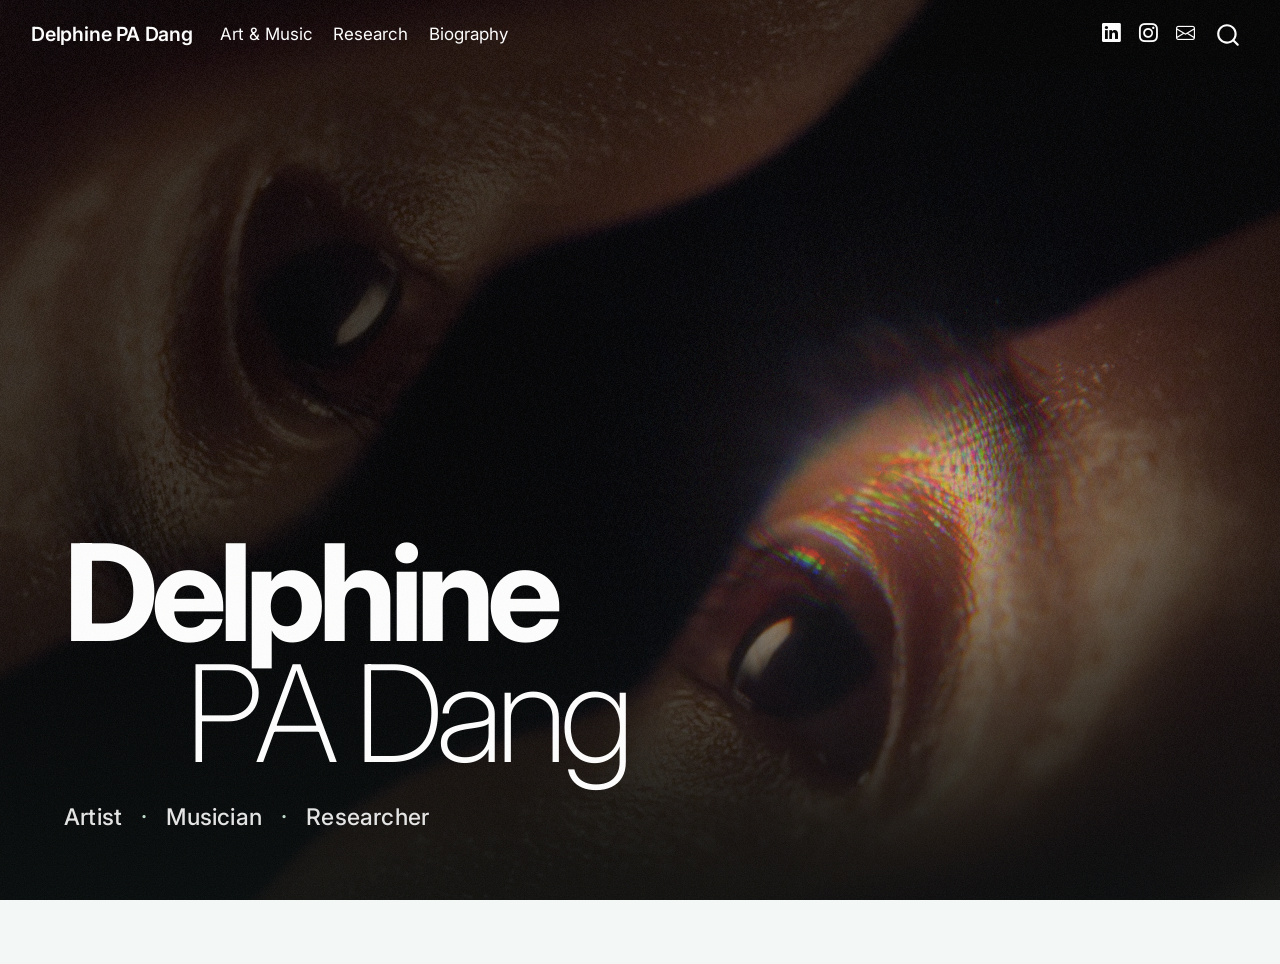
<file: docs/index.html>
<!DOCTYPE html>
<html xmlns="http://www.w3.org/1999/xhtml" lang="en" xml:lang="en"><head>

<meta charset="utf-8">
<meta name="generator" content="quarto-1.6.42">

<meta name="viewport" content="width=device-width, initial-scale=1.0, user-scalable=yes">


<title>Delphine PA Dang · artist, musician, researcher – Delphine PA Dang</title>
<style>
code{white-space: pre-wrap;}
span.smallcaps{font-variant: small-caps;}
div.columns{display: flex; gap: min(4vw, 1.5em);}
div.column{flex: auto; overflow-x: auto;}
div.hanging-indent{margin-left: 1.5em; text-indent: -1.5em;}
ul.task-list{list-style: none;}
ul.task-list li input[type="checkbox"] {
  width: 0.8em;
  margin: 0 0.8em 0.2em -1em; /* quarto-specific, see https://github.com/quarto-dev/quarto-cli/issues/4556 */ 
  vertical-align: middle;
}
</style>


<script src="site_libs/quarto-nav/quarto-nav.js"></script>
<script src="site_libs/quarto-nav/headroom.min.js"></script>
<script src="site_libs/clipboard/clipboard.min.js"></script>
<script src="site_libs/quarto-search/autocomplete.umd.js"></script>
<script src="site_libs/quarto-search/fuse.min.js"></script>
<script src="site_libs/quarto-search/quarto-search.js"></script>
<meta name="quarto:offset" content="./">
<link href="./images/an-eye-for-an-i.jpg" rel="icon" type="image/jpeg">
<script src="site_libs/quarto-html/quarto.js"></script>
<script src="site_libs/quarto-html/popper.min.js"></script>
<script src="site_libs/quarto-html/tippy.umd.min.js"></script>
<link href="site_libs/quarto-html/tippy.css" rel="stylesheet">
<link href="site_libs/quarto-html/quarto-syntax-highlighting-2f5df379a58b258e96c21c0638c20c03.css" rel="stylesheet" id="quarto-text-highlighting-styles">
<script src="site_libs/bootstrap/bootstrap.min.js"></script>
<link href="site_libs/bootstrap/bootstrap-icons.css" rel="stylesheet">
<link href="site_libs/bootstrap/bootstrap-c2f669dcfe2d5434a66e45ed41ab521e.min.css" rel="stylesheet" append-hash="true" id="quarto-bootstrap" data-mode="light">
<script id="quarto-search-options" type="application/json">{
  "location": "navbar",
  "copy-button": false,
  "collapse-after": 3,
  "panel-placement": "end",
  "type": "overlay",
  "limit": 50,
  "keyboard-shortcut": [
    "f",
    "/",
    "s"
  ],
  "show-item-context": false,
  "language": {
    "search-no-results-text": "No results",
    "search-matching-documents-text": "matching documents",
    "search-copy-link-title": "Copy link to search",
    "search-hide-matches-text": "Hide additional matches",
    "search-more-match-text": "more match in this document",
    "search-more-matches-text": "more matches in this document",
    "search-clear-button-title": "Clear",
    "search-text-placeholder": "",
    "search-detached-cancel-button-title": "Cancel",
    "search-submit-button-title": "Submit",
    "search-label": "Search"
  }
}</script>
<style>html{ scroll-behavior: smooth; }</style>


<meta property="og:title" content="Delphine PA Dang · artist, musician, researcher">
<meta property="og:image" content="images/hero-eyes.jpg">
<meta property="og:site_name" content="Delphine PA Dang">
<meta property="og:image:alt" content="">
</head>

<body class="nav-fixed fullcontent">

<div id="quarto-search-results"></div>
  <header id="quarto-header" class="headroom fixed-top">
    <nav class="navbar navbar-expand-lg " data-bs-theme="dark">
      <div class="navbar-container container-fluid">
      <div class="navbar-brand-container mx-auto">
    <a class="navbar-brand" href="./index.html">
    <span class="navbar-title">Delphine PA Dang</span>
    </a>
  </div>
            <div id="quarto-search" class="" title="Search"></div>
          <button class="navbar-toggler" type="button" data-bs-toggle="collapse" data-bs-target="#navbarCollapse" aria-controls="navbarCollapse" role="menu" aria-expanded="false" aria-label="Toggle navigation" onclick="if (window.quartoToggleHeadroom) { window.quartoToggleHeadroom(); }">
  <span class="navbar-toggler-icon"></span>
</button>
          <div class="collapse navbar-collapse" id="navbarCollapse">
            <ul class="navbar-nav navbar-nav-scroll me-auto">
  <li class="nav-item">
    <a class="nav-link" href="./art-music.html"> 
<span class="menu-text">Art &amp; Music</span></a>
  </li>  
  <li class="nav-item">
    <a class="nav-link" href="./research.html"> 
<span class="menu-text">Research</span></a>
  </li>  
  <li class="nav-item">
    <a class="nav-link" href="./about.html"> 
<span class="menu-text">Biography</span></a>
  </li>  
</ul>
            <ul class="navbar-nav navbar-nav-scroll ms-auto">
  <li class="nav-item compact">
    <a class="nav-link" href="https://www.linkedin.com/in/phuonganh-dang/"> <i class="bi bi-linkedin" role="img" aria-label="LinkedIn">
</i> 
<span class="menu-text"></span></a>
  </li>  
  <li class="nav-item compact">
    <a class="nav-link" href="https://www.instagram.com/delphinedang/"> <i class="bi bi-instagram" role="img" aria-label="Instagram">
</i> 
<span class="menu-text"></span></a>
  </li>  
  <li class="nav-item compact">
    <a class="nav-link" href="mailto:delphinepadang@gmail.com"> <i class="bi bi-envelope" role="img" aria-label="Email">
</i> 
<span class="menu-text"></span></a>
  </li>  
</ul>
          </div> <!-- /navcollapse -->
            <div class="quarto-navbar-tools">
</div>
      </div> <!-- /container-fluid -->
    </nav>
</header>
<!-- content -->
<div id="quarto-content" class="quarto-container page-columns page-rows-contents page-layout-article page-navbar">
<!-- sidebar -->
<!-- margin-sidebar -->
    
<!-- main -->
<main class="content page-columns page-full" id="quarto-document-content"><header id="title-block-header" class="quarto-title-block"></header>




<!-- Full-screen photo. assets/site.html turns it into a live lens that follows the cursor. -->
<div class="hero-photo" aria-hidden="true">
  <img src="images/hero-eyes.jpg" alt="">
  <canvas class="gl"></canvas>
  <div class="veil"></div>
</div>

<header class="hero-screen column-screen">
  <div class="hero-text">
    <div class="hero-name" role="heading" aria-level="1"><span>Delphine</span><span>PA Dang</span></div>
    <p class="hero-roles">Artist <span aria-hidden="true">·</span> Musician <span aria-hidden="true">·</span> Researcher</p>
  </div>
</header>



</main> <!-- /main -->
<!-- Interactive touches for the site. You normally don't need to edit this file. -->
<dialog class="video-dialog" aria-label="Video player">
  <button class="close" type="button">Close</button>
  <div class="frame"><iframe title="Video" allow="autoplay; encrypted-media; picture-in-picture; fullscreen" allowfullscreen=""></iframe></div>
</dialog>

<script>
(function () {
  const reduceMotion = window.matchMedia('(prefers-reduced-motion: reduce)').matches;

  /* ---------- 1. Home page: a live lens over the photo, and a name that reacts ---------- */
  const photo = document.querySelector('.hero-photo');
  if (photo) {
    document.body.classList.add('home', 'at-top');
    const img = photo.querySelector('img');
    const canvas = photo.querySelector('canvas');
    const screen = document.querySelector('.hero-screen');
    const fit = () => {                       // first screen starts at the very top, behind the menu bar
      if (!screen) return;
      screen.style.marginTop = '0px';
      const top = screen.getBoundingClientRect().top + window.scrollY;
      screen.style.marginTop = (-top) + 'px';
      screen.classList.add('fitted');
    };
    fit();
    window.addEventListener('resize', fit);

    // Split the name into letters so each one can change weight
    const nameEl = document.querySelector('.hero-name');
    const letters = [];
    if (nameEl) {
      nameEl.setAttribute('aria-label', nameEl.textContent.replace(/\s+/g, ' ').trim());
      nameEl.querySelectorAll(':scope > span').forEach((line, li) => {
        const text = line.textContent;
        line.textContent = '';
        line.setAttribute('aria-hidden', 'true');
        for (const ch of text) {
          const s = document.createElement('span');
          s.className = 'ch';
          s.textContent = ch === ' ' ? ' ' : ch;
          line.appendChild(s);
          // first line is heavy and thins under the cursor; second is light and thickens
          const base = li === 0 ? 720 : 220, peak = li === 0 ? 160 : 900;
          letters.push({ el: s, base, peak, w: base });
        }
      });
    }

    if (!reduceMotion) {
      const st = { tx: .62, ty: .42, x: .62, y: .42, vel: 0, pointer: false, click: [-1, -1, -99] };
      const t0 = performance.now();
      const isUI = e => e.target.closest && e.target.closest('a, button, input, .navbar');
      window.addEventListener('pointermove', e => {
        st.pointer = true;
        st.tx = e.clientX / innerWidth;
        st.ty = e.clientY / innerHeight;
      }, { passive: true });
      window.addEventListener('pointerdown', e => {
        if (isUI(e)) return;
        st.pointer = true;
        st.tx = e.clientX / innerWidth; st.ty = e.clientY / innerHeight;
        st.click = [st.tx, st.ty, (performance.now() - t0) / 1000];
      });

      const gl = startLens(canvas, img);
      if (gl) photo.classList.add('gl-on');

      (function tick(now) {
        const s = (now - t0) / 1000;
        if (!st.pointer) {                   // before anyone moves: drift slowly on its own
          st.tx = .5 + .24 * Math.sin(s * .35);
          st.ty = .45 + .14 * Math.sin(s * .5);
        }
        const px = st.x, py = st.y;
        st.x += (st.tx - st.x) * .07;
        st.y += (st.ty - st.y) * .07;
        const speed = Math.hypot(st.x - px, st.y - py);
        st.vel += (Math.min(1, speed * 40) - st.vel) * .1;

        if (gl) gl(st, s);
        else {                               // no WebGL: soft CSS light instead
          photo.style.setProperty('--x', (st.x * 100).toFixed(2) + '%');
          photo.style.setProperty('--y', (st.y * 100).toFixed(2) + '%');
        }

        // letters: weight follows the distance to the cursor
        const mx = st.x * innerWidth, my = st.y * innerHeight, R = Math.max(220, innerWidth * .2);
        for (const L of letters) {
          const r = L.el.getBoundingClientRect();
          const d = Math.hypot(r.left + r.width / 2 - mx, r.top + r.height / 2 - my);
          const k = Math.pow(Math.max(0, 1 - d / R), 1.6);
          const target = L.base + (L.peak - L.base) * k;
          L.w += (target - L.w) * .12;
          L.el.style.fontWeight = Math.round(L.w);
        }
        requestAnimationFrame(tick);
      })(t0);
    }
  }

  // WebGL lens: magnifies the photo around the cursor, splits colour when moving, ripples on click
  function startLens(canvas, img) {
    if (!canvas || !img) return null;
    const gl = canvas.getContext('webgl', { antialias: false, alpha: false, premultipliedAlpha: false });
    if (!gl) return null;
    const vs = 'attribute vec2 p; varying vec2 vUv; void main(){ vUv = vec2((p.x+1.)*.5, (1.-p.y)*.5); gl_Position = vec4(p,0.,1.); }';
    const fs = `precision highp float;
      uniform sampler2D uTex; uniform vec2 uRes, uImg, uPos, uMouse; uniform float uVel, uTime, uIntro; uniform vec3 uClick;
      varying vec2 vUv;
      vec2 cover(vec2 uv){ float rc=uRes.x/uRes.y, ri=uImg.x/uImg.y; vec2 s = rc>ri ? vec2(1., ri/rc) : vec2(rc/ri, 1.); return uPos*(1.-s) + uv*s; }
      float hash(vec2 q){ return fract(sin(dot(q, vec2(12.9898,78.233)))*43758.5453); }
      void main(){
        float a = uRes.x/uRes.y;
        vec2 uv = vUv;
        vec2 p = vec2(uv.x*a, uv.y), m = vec2(uMouse.x*a, uMouse.y);
        float d = length(p - m);
        float f = 1. - smoothstep(0., .34, d);
        vec2 dir = uv - uMouse;
        uv = uMouse + dir*(1. - .2*f*f);                         // lens
        float t = uTime - uClick.z;                                // ripple after a click
        if (t > 0. && t < 2.6) {
          vec2 c = vec2(uClick.x*a, uClick.y); vec2 v = p - c; float dc = length(v);
          float w = exp(-pow((dc - t*.6)*8., 2.)) * (1. - t/2.6);
          uv += (v/(dc+1e-4)) * vec2(1./a, 1.) * w * .03;
        }
        uv = .5 + (uv - .5)*(.975 - .008*sin(uTime*.4));        // slow breathing
        vec2 cd = normalize(dir + 1e-5);
        float ca = (.0025 + uVel*.03)*f;                           // colour split
        vec3 col = vec3(texture2D(uTex, cover(uv + cd*ca)).r, texture2D(uTex, cover(uv)).g, texture2D(uTex, cover(uv - cd*ca)).b);
        float light = mix(.3, 1.15, pow(1. - smoothstep(0., .6, d), 1.4));
        col = col*light + vec3(.07,.04,.02)*f;
        col += (hash(vUv*uRes + fract(uTime)*91.) - .5)*.045;      // film grain
        gl_FragColor = vec4(col*uIntro, 1.);
      }`;
    const sh = (type, src) => { const s = gl.createShader(type); gl.shaderSource(s, src); gl.compileShader(s); return gl.getShaderParameter(s, gl.COMPILE_STATUS) ? s : null; };
    const v = sh(gl.VERTEX_SHADER, vs), f = sh(gl.FRAGMENT_SHADER, fs);
    if (!v || !f) return null;
    const prog = gl.createProgram();
    gl.attachShader(prog, v); gl.attachShader(prog, f); gl.linkProgram(prog);
    if (!gl.getProgramParameter(prog, gl.LINK_STATUS)) return null;
    gl.useProgram(prog);
    const buf = gl.createBuffer();
    gl.bindBuffer(gl.ARRAY_BUFFER, buf);
    gl.bufferData(gl.ARRAY_BUFFER, new Float32Array([-1,-1, 1,-1, -1,1, 1,1]), gl.STATIC_DRAW);
    const loc = gl.getAttribLocation(prog, 'p');
    gl.enableVertexAttribArray(loc);
    gl.vertexAttribPointer(loc, 2, gl.FLOAT, false, 0, 0);
    const U = n => gl.getUniformLocation(prog, n);
    const u = { tex: U('uTex'), res: U('uRes'), img: U('uImg'), pos: U('uPos'), mouse: U('uMouse'), vel: U('uVel'), time: U('uTime'), intro: U('uIntro'), click: U('uClick') };

    let ready = false, introStart = 0;
    const tex = gl.createTexture();
    const upload = () => {
      try {
        gl.bindTexture(gl.TEXTURE_2D, tex);
        gl.texParameteri(gl.TEXTURE_2D, gl.TEXTURE_WRAP_S, gl.CLAMP_TO_EDGE);
        gl.texParameteri(gl.TEXTURE_2D, gl.TEXTURE_WRAP_T, gl.CLAMP_TO_EDGE);
        gl.texParameteri(gl.TEXTURE_2D, gl.TEXTURE_MIN_FILTER, gl.LINEAR);
        gl.texParameteri(gl.TEXTURE_2D, gl.TEXTURE_MAG_FILTER, gl.LINEAR);
        gl.texImage2D(gl.TEXTURE_2D, 0, gl.RGB, gl.RGB, gl.UNSIGNED_BYTE, img);
        if (gl.getError() !== gl.NO_ERROR) throw new Error('texture');
        ready = true; introStart = performance.now();
      } catch (e) { canvas.closest('.hero-photo').classList.remove('gl-on'); }
    };
    if (img.complete && img.naturalWidth) upload(); else img.addEventListener('load', upload);

    const size = () => {
      const dpr = Math.min(window.devicePixelRatio || 1, 1.5);
      canvas.width = Math.round(canvas.clientWidth * dpr);
      canvas.height = Math.round(canvas.clientHeight * dpr);
      gl.viewport(0, 0, canvas.width, canvas.height);
    };
    size();
    window.addEventListener('resize', size);
    const narrow = () => innerWidth < 768;

    return (st, time) => {
      if (!ready) return;
      const dpr = Math.min(window.devicePixelRatio || 1, 1.5);
      if (canvas.width !== Math.round(canvas.clientWidth * dpr) || canvas.height !== Math.round(canvas.clientHeight * dpr)) size();
      const k = Math.min(1, (performance.now() - introStart) / 1800);
      gl.uniform1i(u.tex, 0);
      gl.uniform2f(u.res, canvas.width, canvas.height);
      gl.uniform2f(u.img, img.naturalWidth, img.naturalHeight);
      gl.uniform2f(u.pos, narrow() ? .26 : .45, .5);
      gl.uniform2f(u.mouse, st.x, st.y);
      gl.uniform1f(u.vel, st.vel);
      gl.uniform1f(u.time, time);
      gl.uniform1f(u.intro, 1 - Math.pow(1 - k, 3));
      gl.uniform3f(u.click, st.click[0], st.click[1], st.click[2]);
      gl.drawArrays(gl.TRIANGLE_STRIP, 0, 4);
    };
  }

  /* ---------- 2. Video pop-up for any block with data-video="YOUTUBE_ID" ---------- */
  const dialog = document.querySelector('.video-dialog');
  const frame = dialog.querySelector('iframe');
  const openVideo = (id, title) => {
    frame.src = 'https://www.youtube-nocookie.com/embed/' + id + '?autoplay=1&rel=0';
    frame.title = title || 'Video';
    dialog.showModal();
  };
  const closeVideo = () => { dialog.close(); };
  dialog.addEventListener('close', () => { frame.src = ''; });
  dialog.querySelector('.close').addEventListener('click', closeVideo);
  dialog.addEventListener('click', e => { if (e.target === dialog) closeVideo(); });

  // data-video="YOUTUBE_ID" plays in the pop-up; data-link="https://..." opens in a new tab
  document.querySelectorAll('[data-video], [data-link]').forEach(work => {
    const id = (work.dataset.video || '').trim();
    const link = (work.dataset.link || '').trim();
    if (!id && !link) return;
    const heading = work.querySelector('h2, h3');
    const title = work.dataset.title || (heading ? heading.textContent.trim() : 'video');

    const makeAction = (el, cls) => {
      if (id) {
        el.type = 'button';
        el.addEventListener('click', () => openVideo(id, title));
      } else {
        el.href = link;
        el.target = '_blank';
        el.rel = 'noopener';
      }
      el.className = cls;
      return el;
    };
    const tag = id ? 'button' : 'a';

    const img = work.querySelector('img.poster, img.thumb, img.cover');
    if (img) {
      const wrap = makeAction(document.createElement(tag), 'play-wrap' + (id ? '' : ' offsite'));
      wrap.setAttribute('aria-label', id ? 'Play ' + title : 'Open ' + title + ' (new tab)');
      img.replaceWith(wrap);
      wrap.appendChild(img);
      img.addEventListener('error', () => {            // if a YouTube thumbnail can't load
        const ph = document.createElement('div');
        ph.className = 'thumb';
        img.replaceWith(ph);
      });
      if (img.complete && img.naturalWidth === 0 && img.getAttribute('src')) img.dispatchEvent(new Event('error'));
    }

    if (work.dataset.button !== 'none') {
      const text = work.querySelector('.work-text') || work;
      const btn = makeAction(document.createElement(tag), 'btn-watch' + (id ? '' : ' offsite'));
      btn.textContent = work.dataset.label || (id ? 'Watch the film' : 'Open');
      text.appendChild(btn);
    }
  });

  /* ---------- 3. Research timeline: click a title to open the details ---------- */
  document.querySelectorAll('.entry').forEach((entry, i) => {
    const h = entry.querySelector('h3');
    if (!h) return;
    const parent = h.parentElement;
    const rest = [];
    let n = h.nextElementSibling;
    while (n) { if (!n.classList.contains('meta')) rest.push(n); n = n.nextElementSibling; }
    if (!rest.length) return;

    const body = document.createElement('div');
    body.className = 'entry-body';
    body.id = 'entry-body-' + i;
    const inner = document.createElement('div');
    body.appendChild(inner);
    rest.forEach(el => inner.appendChild(el));
    parent.appendChild(body);

    const btn = document.createElement('button');
    btn.type = 'button';
    btn.className = 'entry-toggle';
    btn.setAttribute('aria-controls', body.id);
    while (h.firstChild) btn.appendChild(h.firstChild);
    const sign = document.createElement('span');
    sign.className = 'sign';
    sign.setAttribute('aria-hidden', 'true');
    sign.textContent = '+';
    btn.appendChild(sign);
    h.appendChild(btn);

    const set = open => { btn.setAttribute('aria-expanded', open); body.classList.toggle('open', open); };
    set(entry.classList.contains('open'));
    btn.addEventListener('click', () => set(btn.getAttribute('aria-expanded') !== 'true'));
  });

  /* ---------- 4. Two-question survey on the Research page (nothing is saved) ---------- */
  const survey = document.getElementById('survey');
  if (survey) {
    const words = ['', 'Strongly disagree', 'Disagree', 'Somewhat disagree', 'Neither agree nor disagree', 'Somewhat agree', 'Agree', 'Strongly agree'];
    const questions = [
      'A work of art can communicate a research finding.',
      'Art and research are best kept apart.'
    ];
    let answers = [];

    const scaleHTML = (qi) =>
      '<p class="survey-step">Question ' + (qi + 1) + ' of 2</p>' +
      '<p class="survey-q" id="survey-q' + qi + '">' + questions[qi] + '</p>' +
      '<div class="scale" role="group" aria-labelledby="survey-q' + qi + '">' +
        '<span class="track" aria-hidden="true"></span>' +
        [1,2,3,4,5,6,7].map(v => '<button type="button" class="dot" data-v="' + v + '" aria-pressed="false" aria-label="' + v + ', ' + words[v] + '"><span>' + v + '</span></button>').join('') +
      '</div>' +
      '<div class="scale-ends" aria-hidden="true"><span>Strongly disagree</span><span class="hint"></span><span>Strongly agree</span></div>';

    const show = (html) => {
      survey.classList.add('fading');
      setTimeout(() => {
        survey.innerHTML = html;
        survey.classList.remove('fading');
        wire();
      }, reduceMotion ? 0 : 280);
    };

    const ask = (qi) => show(scaleHTML(qi));

    const result = () => {
      const a = answers[0];
      const b = 8 - answers[1];              // flip the second answer
      const gap = Math.abs(a - b);
      const head = gap <= 1 ? 'Your answers held together.' : gap <= 3 ? 'Your answers drifted a little.' : 'Your answers pulled apart.';
      const pos = v => ((v - 0.5) / 7 * 100).toFixed(2) + '%';   // centre of each of the 7 columns
      const edge = v => v <= 2 ? ' edge-l' : v >= 6 ? ' edge-r' : '';
      const lo = Math.min(a, b), hi = Math.max(a, b);
      const same = a === b;
      show(
        '<p class="survey-step">Your result</p>' +
        '<p class="survey-q">' + head + '</p>' +
        '<div class="compare" aria-hidden="true">' +
          '<span class="track"></span>' +
          '<span class="band" style="left:' + pos(lo) + ';width:calc(' + pos(hi) + ' - ' + pos(lo) + ')"></span>' +
          '<span class="mark m1' + edge(a) + '" style="left:' + pos(a) + '"><em>' + (same ? 'Both answers' : 'Question 1') + '</em></span>' +
          (same ? '' : '<span class="mark m2' + edge(b) + '" style="left:' + pos(b) + '"><em>Question 2, flipped</em></span>') +
        '</div>' +
        '<div class="scale-ends" aria-hidden="true"><span>Disagree</span><span>Agree</span></div>' +
        '<p class="survey-note">You answered ' + a + ', then ' + answers[1] + ' (a ' + b + ' once flipped). ' +
        'Surveys often ask the same thing twice, once reversed, to check that answers hold together. ' +
        'My research asks whether language models\u2019 answers do.</p>' +
        '<p class="survey-actions"><button type="button" class="btn-watch again">Start again</button><span>Nothing you click is saved.</span></p>'
      );
    };

    function wire() {
      const hint = survey.querySelector('.hint');
      survey.querySelectorAll('.dot').forEach(d => {
        const v = +d.dataset.v;
        const say = () => { if (hint) hint.textContent = words[v]; };
        d.addEventListener('mouseenter', say);
        d.addEventListener('focus', () => { if (d.matches(':focus-visible')) say(); });
        d.addEventListener('mouseleave', () => { if (hint) hint.textContent = ''; });
        d.addEventListener('click', () => {
          survey.querySelectorAll('.dot').forEach(o => o.setAttribute('aria-pressed', o === d));
          answers.push(v);
          setTimeout(() => answers.length === 1 ? ask(1) : result(), reduceMotion ? 0 : 450);
        }, { once: true });
      });
      const again = survey.querySelector('.again');
      if (again) again.addEventListener('click', () => { answers = []; ask(0); });
      const first = survey.querySelector('.dot, .again');
      if (first && survey.dataset.started) first.focus({ preventScroll: true });
      survey.dataset.started = '1';
    }

    survey.innerHTML = scaleHTML(0);
    wire();
  }
})();
</script>
<script id="quarto-html-after-body" type="application/javascript">
window.document.addEventListener("DOMContentLoaded", function (event) {
  const toggleBodyColorMode = (bsSheetEl) => {
    const mode = bsSheetEl.getAttribute("data-mode");
    const bodyEl = window.document.querySelector("body");
    if (mode === "dark") {
      bodyEl.classList.add("quarto-dark");
      bodyEl.classList.remove("quarto-light");
    } else {
      bodyEl.classList.add("quarto-light");
      bodyEl.classList.remove("quarto-dark");
    }
  }
  const toggleBodyColorPrimary = () => {
    const bsSheetEl = window.document.querySelector("link#quarto-bootstrap");
    if (bsSheetEl) {
      toggleBodyColorMode(bsSheetEl);
    }
  }
  toggleBodyColorPrimary();  
  const isCodeAnnotation = (el) => {
    for (const clz of el.classList) {
      if (clz.startsWith('code-annotation-')) {                     
        return true;
      }
    }
    return false;
  }
  const onCopySuccess = function(e) {
    // button target
    const button = e.trigger;
    // don't keep focus
    button.blur();
    // flash "checked"
    button.classList.add('code-copy-button-checked');
    var currentTitle = button.getAttribute("title");
    button.setAttribute("title", "Copied!");
    let tooltip;
    if (window.bootstrap) {
      button.setAttribute("data-bs-toggle", "tooltip");
      button.setAttribute("data-bs-placement", "left");
      button.setAttribute("data-bs-title", "Copied!");
      tooltip = new bootstrap.Tooltip(button, 
        { trigger: "manual", 
          customClass: "code-copy-button-tooltip",
          offset: [0, -8]});
      tooltip.show();    
    }
    setTimeout(function() {
      if (tooltip) {
        tooltip.hide();
        button.removeAttribute("data-bs-title");
        button.removeAttribute("data-bs-toggle");
        button.removeAttribute("data-bs-placement");
      }
      button.setAttribute("title", currentTitle);
      button.classList.remove('code-copy-button-checked');
    }, 1000);
    // clear code selection
    e.clearSelection();
  }
  const getTextToCopy = function(trigger) {
      const codeEl = trigger.previousElementSibling.cloneNode(true);
      for (const childEl of codeEl.children) {
        if (isCodeAnnotation(childEl)) {
          childEl.remove();
        }
      }
      return codeEl.innerText;
  }
  const clipboard = new window.ClipboardJS('.code-copy-button:not([data-in-quarto-modal])', {
    text: getTextToCopy
  });
  clipboard.on('success', onCopySuccess);
  if (window.document.getElementById('quarto-embedded-source-code-modal')) {
    const clipboardModal = new window.ClipboardJS('.code-copy-button[data-in-quarto-modal]', {
      text: getTextToCopy,
      container: window.document.getElementById('quarto-embedded-source-code-modal')
    });
    clipboardModal.on('success', onCopySuccess);
  }
    var localhostRegex = new RegExp(/^(?:http|https):\/\/localhost\:?[0-9]*\//);
    var mailtoRegex = new RegExp(/^mailto:/);
      var filterRegex = new RegExp('/' + window.location.host + '/');
    var isInternal = (href) => {
        return filterRegex.test(href) || localhostRegex.test(href) || mailtoRegex.test(href);
    }
    // Inspect non-navigation links and adorn them if external
 	var links = window.document.querySelectorAll('a[href]:not(.nav-link):not(.navbar-brand):not(.toc-action):not(.sidebar-link):not(.sidebar-item-toggle):not(.pagination-link):not(.no-external):not([aria-hidden]):not(.dropdown-item):not(.quarto-navigation-tool):not(.about-link)');
    for (var i=0; i<links.length; i++) {
      const link = links[i];
      if (!isInternal(link.href)) {
        // undo the damage that might have been done by quarto-nav.js in the case of
        // links that we want to consider external
        if (link.dataset.originalHref !== undefined) {
          link.href = link.dataset.originalHref;
        }
      }
    }
  function tippyHover(el, contentFn, onTriggerFn, onUntriggerFn) {
    const config = {
      allowHTML: true,
      maxWidth: 500,
      delay: 100,
      arrow: false,
      appendTo: function(el) {
          return el.parentElement;
      },
      interactive: true,
      interactiveBorder: 10,
      theme: 'quarto',
      placement: 'bottom-start',
    };
    if (contentFn) {
      config.content = contentFn;
    }
    if (onTriggerFn) {
      config.onTrigger = onTriggerFn;
    }
    if (onUntriggerFn) {
      config.onUntrigger = onUntriggerFn;
    }
    window.tippy(el, config); 
  }
  const noterefs = window.document.querySelectorAll('a[role="doc-noteref"]');
  for (var i=0; i<noterefs.length; i++) {
    const ref = noterefs[i];
    tippyHover(ref, function() {
      // use id or data attribute instead here
      let href = ref.getAttribute('data-footnote-href') || ref.getAttribute('href');
      try { href = new URL(href).hash; } catch {}
      const id = href.replace(/^#\/?/, "");
      const note = window.document.getElementById(id);
      if (note) {
        return note.innerHTML;
      } else {
        return "";
      }
    });
  }
  const xrefs = window.document.querySelectorAll('a.quarto-xref');
  const processXRef = (id, note) => {
    // Strip column container classes
    const stripColumnClz = (el) => {
      el.classList.remove("page-full", "page-columns");
      if (el.children) {
        for (const child of el.children) {
          stripColumnClz(child);
        }
      }
    }
    stripColumnClz(note)
    if (id === null || id.startsWith('sec-')) {
      // Special case sections, only their first couple elements
      const container = document.createElement("div");
      if (note.children && note.children.length > 2) {
        container.appendChild(note.children[0].cloneNode(true));
        for (let i = 1; i < note.children.length; i++) {
          const child = note.children[i];
          if (child.tagName === "P" && child.innerText === "") {
            continue;
          } else {
            container.appendChild(child.cloneNode(true));
            break;
          }
        }
        if (window.Quarto?.typesetMath) {
          window.Quarto.typesetMath(container);
        }
        return container.innerHTML
      } else {
        if (window.Quarto?.typesetMath) {
          window.Quarto.typesetMath(note);
        }
        return note.innerHTML;
      }
    } else {
      // Remove any anchor links if they are present
      const anchorLink = note.querySelector('a.anchorjs-link');
      if (anchorLink) {
        anchorLink.remove();
      }
      if (window.Quarto?.typesetMath) {
        window.Quarto.typesetMath(note);
      }
      if (note.classList.contains("callout")) {
        return note.outerHTML;
      } else {
        return note.innerHTML;
      }
    }
  }
  for (var i=0; i<xrefs.length; i++) {
    const xref = xrefs[i];
    tippyHover(xref, undefined, function(instance) {
      instance.disable();
      let url = xref.getAttribute('href');
      let hash = undefined; 
      if (url.startsWith('#')) {
        hash = url;
      } else {
        try { hash = new URL(url).hash; } catch {}
      }
      if (hash) {
        const id = hash.replace(/^#\/?/, "");
        const note = window.document.getElementById(id);
        if (note !== null) {
          try {
            const html = processXRef(id, note.cloneNode(true));
            instance.setContent(html);
          } finally {
            instance.enable();
            instance.show();
          }
        } else {
          // See if we can fetch this
          fetch(url.split('#')[0])
          .then(res => res.text())
          .then(html => {
            const parser = new DOMParser();
            const htmlDoc = parser.parseFromString(html, "text/html");
            const note = htmlDoc.getElementById(id);
            if (note !== null) {
              const html = processXRef(id, note);
              instance.setContent(html);
            } 
          }).finally(() => {
            instance.enable();
            instance.show();
          });
        }
      } else {
        // See if we can fetch a full url (with no hash to target)
        // This is a special case and we should probably do some content thinning / targeting
        fetch(url)
        .then(res => res.text())
        .then(html => {
          const parser = new DOMParser();
          const htmlDoc = parser.parseFromString(html, "text/html");
          const note = htmlDoc.querySelector('main.content');
          if (note !== null) {
            // This should only happen for chapter cross references
            // (since there is no id in the URL)
            // remove the first header
            if (note.children.length > 0 && note.children[0].tagName === "HEADER") {
              note.children[0].remove();
            }
            const html = processXRef(null, note);
            instance.setContent(html);
          } 
        }).finally(() => {
          instance.enable();
          instance.show();
        });
      }
    }, function(instance) {
    });
  }
      let selectedAnnoteEl;
      const selectorForAnnotation = ( cell, annotation) => {
        let cellAttr = 'data-code-cell="' + cell + '"';
        let lineAttr = 'data-code-annotation="' +  annotation + '"';
        const selector = 'span[' + cellAttr + '][' + lineAttr + ']';
        return selector;
      }
      const selectCodeLines = (annoteEl) => {
        const doc = window.document;
        const targetCell = annoteEl.getAttribute("data-target-cell");
        const targetAnnotation = annoteEl.getAttribute("data-target-annotation");
        const annoteSpan = window.document.querySelector(selectorForAnnotation(targetCell, targetAnnotation));
        const lines = annoteSpan.getAttribute("data-code-lines").split(",");
        const lineIds = lines.map((line) => {
          return targetCell + "-" + line;
        })
        let top = null;
        let height = null;
        let parent = null;
        if (lineIds.length > 0) {
            //compute the position of the single el (top and bottom and make a div)
            const el = window.document.getElementById(lineIds[0]);
            top = el.offsetTop;
            height = el.offsetHeight;
            parent = el.parentElement.parentElement;
          if (lineIds.length > 1) {
            const lastEl = window.document.getElementById(lineIds[lineIds.length - 1]);
            const bottom = lastEl.offsetTop + lastEl.offsetHeight;
            height = bottom - top;
          }
          if (top !== null && height !== null && parent !== null) {
            // cook up a div (if necessary) and position it 
            let div = window.document.getElementById("code-annotation-line-highlight");
            if (div === null) {
              div = window.document.createElement("div");
              div.setAttribute("id", "code-annotation-line-highlight");
              div.style.position = 'absolute';
              parent.appendChild(div);
            }
            div.style.top = top - 2 + "px";
            div.style.height = height + 4 + "px";
            div.style.left = 0;
            let gutterDiv = window.document.getElementById("code-annotation-line-highlight-gutter");
            if (gutterDiv === null) {
              gutterDiv = window.document.createElement("div");
              gutterDiv.setAttribute("id", "code-annotation-line-highlight-gutter");
              gutterDiv.style.position = 'absolute';
              const codeCell = window.document.getElementById(targetCell);
              const gutter = codeCell.querySelector('.code-annotation-gutter');
              gutter.appendChild(gutterDiv);
            }
            gutterDiv.style.top = top - 2 + "px";
            gutterDiv.style.height = height + 4 + "px";
          }
          selectedAnnoteEl = annoteEl;
        }
      };
      const unselectCodeLines = () => {
        const elementsIds = ["code-annotation-line-highlight", "code-annotation-line-highlight-gutter"];
        elementsIds.forEach((elId) => {
          const div = window.document.getElementById(elId);
          if (div) {
            div.remove();
          }
        });
        selectedAnnoteEl = undefined;
      };
        // Handle positioning of the toggle
    window.addEventListener(
      "resize",
      throttle(() => {
        elRect = undefined;
        if (selectedAnnoteEl) {
          selectCodeLines(selectedAnnoteEl);
        }
      }, 10)
    );
    function throttle(fn, ms) {
    let throttle = false;
    let timer;
      return (...args) => {
        if(!throttle) { // first call gets through
            fn.apply(this, args);
            throttle = true;
        } else { // all the others get throttled
            if(timer) clearTimeout(timer); // cancel #2
            timer = setTimeout(() => {
              fn.apply(this, args);
              timer = throttle = false;
            }, ms);
        }
      };
    }
      // Attach click handler to the DT
      const annoteDls = window.document.querySelectorAll('dt[data-target-cell]');
      for (const annoteDlNode of annoteDls) {
        annoteDlNode.addEventListener('click', (event) => {
          const clickedEl = event.target;
          if (clickedEl !== selectedAnnoteEl) {
            unselectCodeLines();
            const activeEl = window.document.querySelector('dt[data-target-cell].code-annotation-active');
            if (activeEl) {
              activeEl.classList.remove('code-annotation-active');
            }
            selectCodeLines(clickedEl);
            clickedEl.classList.add('code-annotation-active');
          } else {
            // Unselect the line
            unselectCodeLines();
            clickedEl.classList.remove('code-annotation-active');
          }
        });
      }
  const findCites = (el) => {
    const parentEl = el.parentElement;
    if (parentEl) {
      const cites = parentEl.dataset.cites;
      if (cites) {
        return {
          el,
          cites: cites.split(' ')
        };
      } else {
        return findCites(el.parentElement)
      }
    } else {
      return undefined;
    }
  };
  var bibliorefs = window.document.querySelectorAll('a[role="doc-biblioref"]');
  for (var i=0; i<bibliorefs.length; i++) {
    const ref = bibliorefs[i];
    const citeInfo = findCites(ref);
    if (citeInfo) {
      tippyHover(citeInfo.el, function() {
        var popup = window.document.createElement('div');
        citeInfo.cites.forEach(function(cite) {
          var citeDiv = window.document.createElement('div');
          citeDiv.classList.add('hanging-indent');
          citeDiv.classList.add('csl-entry');
          var biblioDiv = window.document.getElementById('ref-' + cite);
          if (biblioDiv) {
            citeDiv.innerHTML = biblioDiv.innerHTML;
          }
          popup.appendChild(citeDiv);
        });
        return popup.innerHTML;
      });
    }
  }
});
</script>
</div> <!-- /content -->
<footer class="footer">
  <div class="nav-footer">
    <div class="nav-footer-left">
<p>© 2026 Delphine PA Dang, Sydney</p>
</div>   
    <div class="nav-footer-center">
      &nbsp;
    </div>
    <div class="nav-footer-right">
      &nbsp;
    </div>
  </div>
</footer>




<script src="site_libs/quarto-html/zenscroll-min.js"></script>
</body></html>
</file>
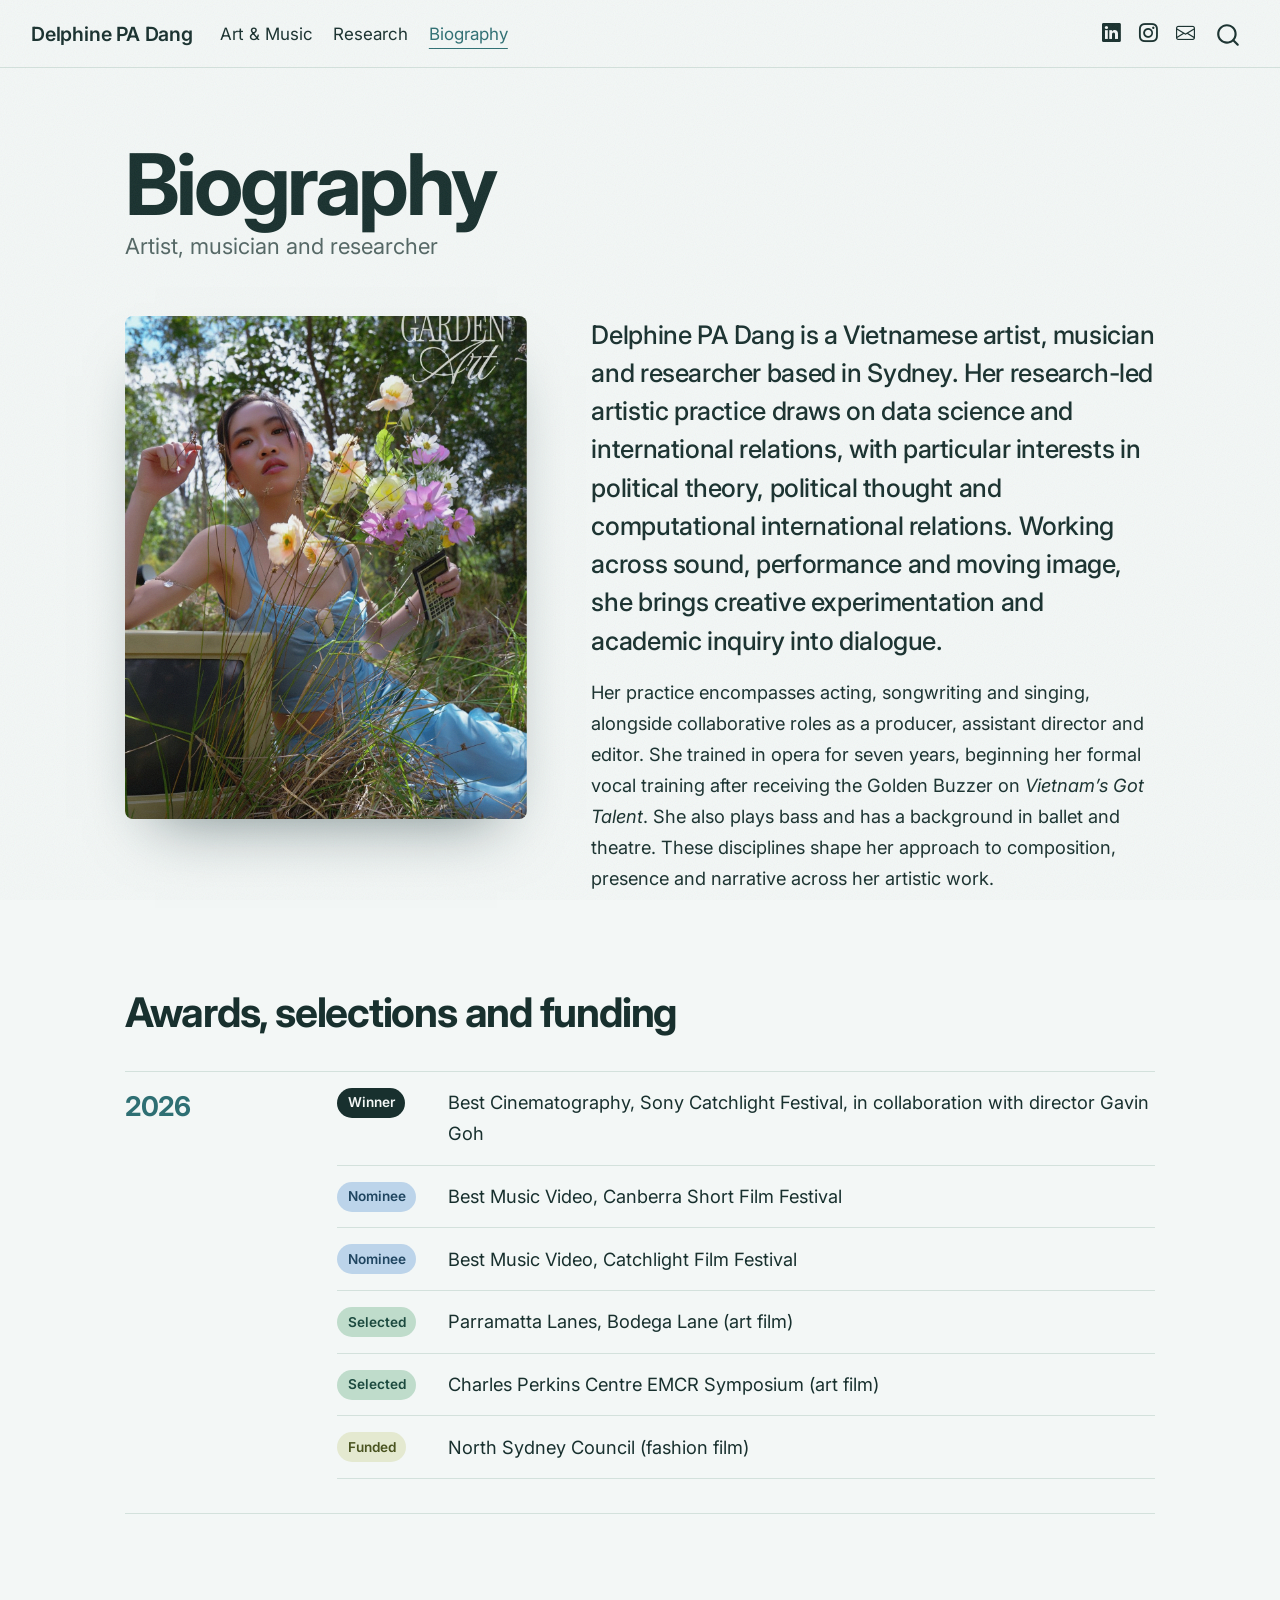
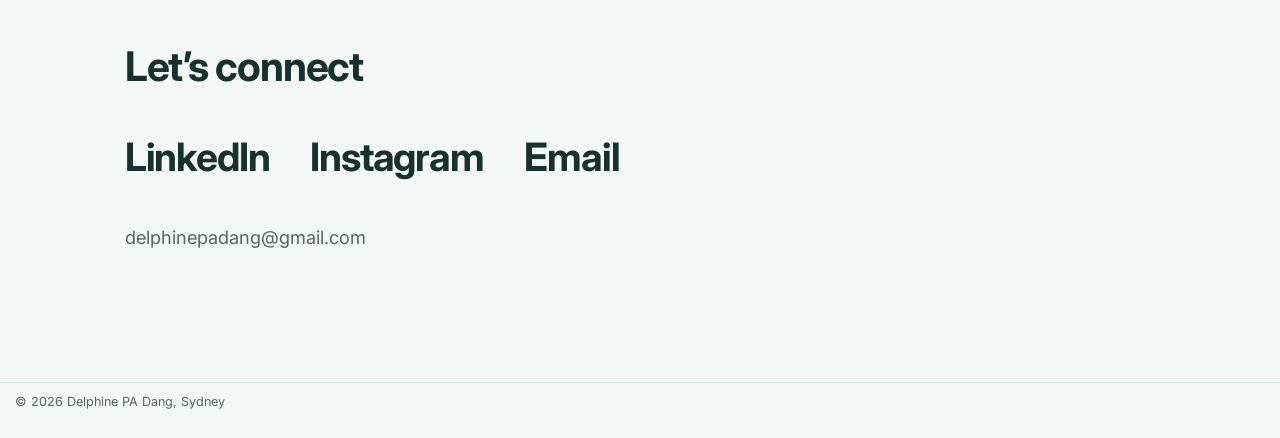
<file: docs/about.html>
<!DOCTYPE html>
<html xmlns="http://www.w3.org/1999/xhtml" lang="en" xml:lang="en"><head>

<meta charset="utf-8">
<meta name="generator" content="quarto-1.9.37">

<meta name="viewport" content="width=device-width, initial-scale=1.0, user-scalable=yes">


<title>Biography – Delphine PA Dang</title>
<style>
/* Default styles provided by pandoc.
** See https://pandoc.org/MANUAL.html#variables-for-html for config info.
*/
code{white-space: pre-wrap;}
span.smallcaps{font-variant: small-caps;}
div.columns{display: flex; gap: min(4vw, 1.5em);}
div.column{flex: auto; overflow-x: auto;}
div.hanging-indent{margin-left: 1.5em; text-indent: -1.5em;}
ul.task-list{list-style: none;}
ul.task-list li input[type="checkbox"] {
  width: 0.8em;
  margin: 0 0.8em 0.2em -1em; /* quarto-specific, see https://github.com/quarto-dev/quarto-cli/issues/4556 */ 
  vertical-align: middle;
}
</style>


<script src="site_libs/quarto-nav/quarto-nav.js"></script>
<script src="site_libs/quarto-nav/headroom.min.js"></script>
<script src="site_libs/clipboard/clipboard.min.js"></script>
<script src="site_libs/quarto-search/autocomplete.umd.js"></script>
<script src="site_libs/quarto-search/fuse.min.js"></script>
<script src="site_libs/quarto-search/quarto-search.js"></script>
<meta name="quarto:offset" content="./">
<link href="./images/an-eye-for-an-i.jpg" rel="icon" type="image/jpeg">
<script src="site_libs/quarto-html/quarto.js" type="module"></script>
<script src="site_libs/quarto-html/tabsets/tabsets.js" type="module"></script>
<script src="site_libs/quarto-html/popper.min.js"></script>
<script src="site_libs/quarto-html/tippy.umd.min.js"></script>
<link href="site_libs/quarto-html/tippy.css" rel="stylesheet">
<link href="site_libs/quarto-html/quarto-syntax-highlighting-7f8f88aac4f3542376d5c11b86a4c14d.css" rel="stylesheet" id="quarto-text-highlighting-styles">
<script src="site_libs/bootstrap/bootstrap.min.js"></script>
<link href="site_libs/bootstrap/bootstrap-icons.css" rel="stylesheet">
<link href="site_libs/bootstrap/bootstrap-6b3e743bb2d5851d8d551261fc42315a.min.css" rel="stylesheet" append-hash="true" id="quarto-bootstrap" data-mode="light">
<script id="quarto-search-options" type="application/json">{
  "location": "navbar",
  "copy-button": false,
  "collapse-after": 3,
  "panel-placement": "end",
  "type": "overlay",
  "limit": 50,
  "keyboard-shortcut": [
    "f",
    "/",
    "s"
  ],
  "show-item-context": false,
  "language": {
    "search-no-results-text": "No results",
    "search-matching-documents-text": "matching documents",
    "search-copy-link-title": "Copy link to search",
    "search-hide-matches-text": "Hide additional matches",
    "search-more-match-text": "more match in this document",
    "search-more-matches-text": "more matches in this document",
    "search-clear-button-title": "Clear",
    "search-text-placeholder": "",
    "search-detached-cancel-button-title": "Cancel",
    "search-submit-button-title": "Submit",
    "search-label": "Search"
  }
}</script>
<style>html{ scroll-behavior: smooth; }</style>


<meta property="og:title" content="Biography – Delphine PA Dang">
<meta property="og:description" content="Artist, musician and researcher">
<meta property="og:image" content="images/garden-of-art-2.jpg">
<meta property="og:site_name" content="Delphine PA Dang">
<meta property="og:image:alt" content="Delphine in a blue dress, sitting in long grass with a bouquet of flowers, looking at the camera.">
</head>

<body class="nav-fixed fullcontent quarto-light">

<div id="quarto-search-results"></div>
  <header id="quarto-header" class="headroom fixed-top">
    <nav class="navbar navbar-expand-lg " data-bs-theme="dark">
      <div class="navbar-container container-fluid">
      <div class="navbar-brand-container mx-auto">
    <a class="navbar-brand" href="./index.html">
    <span class="navbar-title">Delphine PA Dang</span>
    </a>
  </div>
            <div id="quarto-search" class="" title="Search"></div>
          <button class="navbar-toggler" type="button" data-bs-toggle="collapse" data-bs-target="#navbarCollapse" aria-controls="navbarCollapse" role="menu" aria-expanded="false" aria-label="Toggle navigation" onclick="if (window.quartoToggleHeadroom) { window.quartoToggleHeadroom(); }">
  <span class="navbar-toggler-icon"></span>
</button>
          <div class="collapse navbar-collapse" id="navbarCollapse">
            <ul class="navbar-nav navbar-nav-scroll me-auto">
  <li class="nav-item">
    <a class="nav-link" href="./art-music.html"> 
<span class="menu-text">Art &amp; Music</span></a>
  </li>  
  <li class="nav-item">
    <a class="nav-link" href="./research.html"> 
<span class="menu-text">Research</span></a>
  </li>  
  <li class="nav-item">
    <a class="nav-link active" href="./about.html" aria-current="page"> 
<span class="menu-text">Biography</span></a>
  </li>  
</ul>
            <ul class="navbar-nav navbar-nav-scroll ms-auto">
  <li class="nav-item compact">
    <a class="nav-link" href="https://www.linkedin.com/in/phuonganh-dang/"> <i class="bi bi-linkedin" role="img" aria-label="LinkedIn">
</i> 
<span class="menu-text"></span></a>
  </li>  
  <li class="nav-item compact">
    <a class="nav-link" href="https://www.instagram.com/delphinedang/"> <i class="bi bi-instagram" role="img" aria-label="Instagram">
</i> 
<span class="menu-text"></span></a>
  </li>  
  <li class="nav-item compact">
    <a class="nav-link" href="mailto:delphinepadang@gmail.com"> <i class="bi bi-envelope" role="img" aria-label="Email">
</i> 
<span class="menu-text"></span></a>
  </li>  
</ul>
          </div> <!-- /navcollapse -->
            <div class="quarto-navbar-tools">
</div>
      </div> <!-- /container-fluid -->
    </nav>
</header>
<!-- content -->
<div id="quarto-content" class="quarto-container page-columns page-rows-contents page-layout-article page-navbar">
<!-- sidebar -->
<!-- margin-sidebar -->
    
<!-- main -->
<main class="content" id="quarto-document-content">

<header id="title-block-header" class="quarto-title-block default">
<div class="quarto-title">
<h1 class="title">Biography</h1>
<p class="subtitle lead">Artist, musician and researcher</p>
</div>



<div class="quarto-title-meta">

    
  
    
  </div>
  


</header>


<div class="bio-grid">
<p><img src="images/garden-of-art-2.jpg" class="portrait img-fluid" alt="Delphine in a blue dress, sitting in long grass with a bouquet of flowers, looking at the camera."></p>
<div class="bio">
<p>Delphine PA Dang is a Vietnamese artist, musician and researcher based in Sydney. Her research-led artistic practice draws on data science and international relations, with particular interests in political theory, political thought and computational international relations. Working across sound, performance and moving image, she brings creative experimentation and academic inquiry into dialogue.</p>
<p>Her practice encompasses acting, songwriting and singing, alongside collaborative roles as a producer, assistant director and editor. She trained in opera for seven years, beginning her formal vocal training after receiving the Golden Buzzer on <em>Vietnam’s Got Talent</em>. She also plays bass and has a background in ballet and theatre. These disciplines shape her approach to composition, presence and narrative across her artistic work.</p>
</div>
</div>
<section id="awards-selections-and-funding" class="level2">
<h2 data-anchor-id="awards-selections-and-funding">Awards, selections and funding</h2>
<!-- To add a year, copy the whole ::: {.awards ...} block and change data-when. -->
<div class="awards" data-when="2026">
<ul>
<li><span class="tag win">Winner</span> Best Cinematography, Sony Catchlight Festival, in collaboration with director Gavin Goh</li>
<li><span class="tag">Nominee</span> Best Music Video, Canberra Short Film Festival</li>
<li><span class="tag">Nominee</span> Best Music Video, Catchlight Film Festival</li>
<li><span class="tag sel">Selected</span> Parramatta Lanes, Bodega Lane (art film)</li>
<li><span class="tag sel">Selected</span> Charles Perkins Centre EMCR Symposium (art film)</li>
<li><span class="tag fund">Funded</span> North Sydney Council (fashion film)</li>
</ul>
</div>
</section>
<div id="connect" class="connect">
<section id="lets-connect" class="level2">
<h2 data-anchor-id="lets-connect">Let’s connect</h2>
<div class="big-links">
<p><a href="https://www.linkedin.com/in/phuonganh-dang/">LinkedIn</a> <a href="https://www.instagram.com/delphinedang/">Instagram</a> <a href="mailto:delphinepadang@gmail.com">Email</a></p>
</div>
<p><a href="mailto:delphinepadang@gmail.com" class="email">delphinepadang@gmail.com</a></p>
</section>
</div>



</main> <!-- /main -->
<!-- Interactive touches for the site. You normally don't need to edit this file. -->
<dialog class="video-dialog" aria-label="Video player">
  <button class="close" type="button">Close</button>
  <div class="frame"><iframe title="Video" allow="autoplay; encrypted-media; picture-in-picture; fullscreen" allowfullscreen=""></iframe></div>
</dialog>

<script>
(function () {
  const reduceMotion = window.matchMedia('(prefers-reduced-motion: reduce)').matches;

  /* ---------- 1. Home page: a live lens over the photo, and a name that reacts ---------- */
  const photo = document.querySelector('.hero-photo');
  if (photo) {
    document.body.classList.add('home', 'at-top');
    const img = photo.querySelector('img');
    const canvas = photo.querySelector('canvas');
    const screen = document.querySelector('.hero-screen');
    const fit = () => {                       // first screen starts at the very top, behind the menu bar
      if (!screen) return;
      screen.style.marginTop = '0px';
      const top = screen.getBoundingClientRect().top + window.scrollY;
      screen.style.marginTop = (-top) + 'px';
      screen.classList.add('fitted');
    };
    fit();
    window.addEventListener('resize', fit);

    // Split the name into letters so each one can change weight
    const nameEl = document.querySelector('.hero-name');
    const letters = [];
    if (nameEl) {
      nameEl.setAttribute('aria-label', nameEl.textContent.replace(/\s+/g, ' ').trim());
      nameEl.querySelectorAll(':scope > span').forEach((line, li) => {
        const text = line.textContent;
        line.textContent = '';
        line.setAttribute('aria-hidden', 'true');
        for (const ch of text) {
          const s = document.createElement('span');
          s.className = 'ch';
          s.textContent = ch === ' ' ? ' ' : ch;
          line.appendChild(s);
          // first line is heavy and thins under the cursor; second is light and thickens
          const base = li === 0 ? 720 : 220, peak = li === 0 ? 160 : 900;
          letters.push({ el: s, base, peak, w: base });
        }
      });
    }

    if (!reduceMotion) {
      const st = { tx: .62, ty: .42, x: .62, y: .42, vel: 0, pointer: false, click: [-1, -1, -99] };
      const t0 = performance.now();
      const isUI = e => e.target.closest && e.target.closest('a, button, input, .navbar');
      window.addEventListener('pointermove', e => {
        st.pointer = true;
        st.tx = e.clientX / innerWidth;
        st.ty = e.clientY / innerHeight;
      }, { passive: true });
      window.addEventListener('pointerdown', e => {
        if (isUI(e)) return;
        st.pointer = true;
        st.tx = e.clientX / innerWidth; st.ty = e.clientY / innerHeight;
        st.click = [st.tx, st.ty, (performance.now() - t0) / 1000];
      });

      const gl = startLens(canvas, img);
      if (gl) photo.classList.add('gl-on');

      (function tick(now) {
        const s = (now - t0) / 1000;
        if (!st.pointer) {                   // before anyone moves: drift slowly on its own
          st.tx = .5 + .24 * Math.sin(s * .35);
          st.ty = .45 + .14 * Math.sin(s * .5);
        }
        const px = st.x, py = st.y;
        st.x += (st.tx - st.x) * .07;
        st.y += (st.ty - st.y) * .07;
        const speed = Math.hypot(st.x - px, st.y - py);
        st.vel += (Math.min(1, speed * 40) - st.vel) * .1;

        if (gl) gl(st, s);
        else {                               // no WebGL: soft CSS light instead
          photo.style.setProperty('--x', (st.x * 100).toFixed(2) + '%');
          photo.style.setProperty('--y', (st.y * 100).toFixed(2) + '%');
        }

        // letters: weight follows the distance to the cursor
        const mx = st.x * innerWidth, my = st.y * innerHeight, R = Math.max(220, innerWidth * .2);
        for (const L of letters) {
          const r = L.el.getBoundingClientRect();
          const d = Math.hypot(r.left + r.width / 2 - mx, r.top + r.height / 2 - my);
          const k = Math.pow(Math.max(0, 1 - d / R), 1.6);
          const target = L.base + (L.peak - L.base) * k;
          L.w += (target - L.w) * .12;
          L.el.style.fontWeight = Math.round(L.w);
        }
        requestAnimationFrame(tick);
      })(t0);
    }
  }

  // WebGL lens: magnifies the photo around the cursor, splits colour when moving, ripples on click
  function startLens(canvas, img) {
    if (!canvas || !img) return null;
    const gl = canvas.getContext('webgl', { antialias: false, alpha: false, premultipliedAlpha: false });
    if (!gl) return null;
    const vs = 'attribute vec2 p; varying vec2 vUv; void main(){ vUv = vec2((p.x+1.)*.5, (1.-p.y)*.5); gl_Position = vec4(p,0.,1.); }';
    const fs = `precision highp float;
      uniform sampler2D uTex; uniform vec2 uRes, uImg, uPos, uMouse; uniform float uVel, uTime, uIntro; uniform vec3 uClick;
      varying vec2 vUv;
      vec2 cover(vec2 uv){ float rc=uRes.x/uRes.y, ri=uImg.x/uImg.y; vec2 s = rc>ri ? vec2(1., ri/rc) : vec2(rc/ri, 1.); return uPos*(1.-s) + uv*s; }
      float hash(vec2 q){ return fract(sin(dot(q, vec2(12.9898,78.233)))*43758.5453); }
      void main(){
        float a = uRes.x/uRes.y;
        vec2 uv = vUv;
        vec2 p = vec2(uv.x*a, uv.y), m = vec2(uMouse.x*a, uMouse.y);
        float d = length(p - m);
        float f = 1. - smoothstep(0., .34, d);
        vec2 dir = uv - uMouse;
        uv = uMouse + dir*(1. - .2*f*f);                         // lens
        float t = uTime - uClick.z;                                // ripple after a click
        if (t > 0. && t < 2.6) {
          vec2 c = vec2(uClick.x*a, uClick.y); vec2 v = p - c; float dc = length(v);
          float w = exp(-pow((dc - t*.6)*8., 2.)) * (1. - t/2.6);
          uv += (v/(dc+1e-4)) * vec2(1./a, 1.) * w * .03;
        }
        uv = .5 + (uv - .5)*(.975 - .008*sin(uTime*.4));        // slow breathing
        vec2 cd = normalize(dir + 1e-5);
        float ca = (.0025 + uVel*.03)*f;                           // colour split
        vec3 col = vec3(texture2D(uTex, cover(uv + cd*ca)).r, texture2D(uTex, cover(uv)).g, texture2D(uTex, cover(uv - cd*ca)).b);
        float light = mix(.3, 1.15, pow(1. - smoothstep(0., .6, d), 1.4));
        col = col*light + vec3(.07,.04,.02)*f;
        col += (hash(vUv*uRes + fract(uTime)*91.) - .5)*.045;      // film grain
        gl_FragColor = vec4(col*uIntro, 1.);
      }`;
    const sh = (type, src) => { const s = gl.createShader(type); gl.shaderSource(s, src); gl.compileShader(s); return gl.getShaderParameter(s, gl.COMPILE_STATUS) ? s : null; };
    const v = sh(gl.VERTEX_SHADER, vs), f = sh(gl.FRAGMENT_SHADER, fs);
    if (!v || !f) return null;
    const prog = gl.createProgram();
    gl.attachShader(prog, v); gl.attachShader(prog, f); gl.linkProgram(prog);
    if (!gl.getProgramParameter(prog, gl.LINK_STATUS)) return null;
    gl.useProgram(prog);
    const buf = gl.createBuffer();
    gl.bindBuffer(gl.ARRAY_BUFFER, buf);
    gl.bufferData(gl.ARRAY_BUFFER, new Float32Array([-1,-1, 1,-1, -1,1, 1,1]), gl.STATIC_DRAW);
    const loc = gl.getAttribLocation(prog, 'p');
    gl.enableVertexAttribArray(loc);
    gl.vertexAttribPointer(loc, 2, gl.FLOAT, false, 0, 0);
    const U = n => gl.getUniformLocation(prog, n);
    const u = { tex: U('uTex'), res: U('uRes'), img: U('uImg'), pos: U('uPos'), mouse: U('uMouse'), vel: U('uVel'), time: U('uTime'), intro: U('uIntro'), click: U('uClick') };

    let ready = false, introStart = 0;
    const tex = gl.createTexture();
    const upload = () => {
      try {
        gl.bindTexture(gl.TEXTURE_2D, tex);
        gl.texParameteri(gl.TEXTURE_2D, gl.TEXTURE_WRAP_S, gl.CLAMP_TO_EDGE);
        gl.texParameteri(gl.TEXTURE_2D, gl.TEXTURE_WRAP_T, gl.CLAMP_TO_EDGE);
        gl.texParameteri(gl.TEXTURE_2D, gl.TEXTURE_MIN_FILTER, gl.LINEAR);
        gl.texParameteri(gl.TEXTURE_2D, gl.TEXTURE_MAG_FILTER, gl.LINEAR);
        gl.texImage2D(gl.TEXTURE_2D, 0, gl.RGB, gl.RGB, gl.UNSIGNED_BYTE, img);
        if (gl.getError() !== gl.NO_ERROR) throw new Error('texture');
        ready = true; introStart = performance.now();
      } catch (e) { canvas.closest('.hero-photo').classList.remove('gl-on'); }
    };
    if (img.complete && img.naturalWidth) upload(); else img.addEventListener('load', upload);

    const size = () => {
      const dpr = Math.min(window.devicePixelRatio || 1, 1.5);
      canvas.width = Math.round(canvas.clientWidth * dpr);
      canvas.height = Math.round(canvas.clientHeight * dpr);
      gl.viewport(0, 0, canvas.width, canvas.height);
    };
    size();
    window.addEventListener('resize', size);
    const narrow = () => innerWidth < 768;

    return (st, time) => {
      if (!ready) return;
      const dpr = Math.min(window.devicePixelRatio || 1, 1.5);
      if (canvas.width !== Math.round(canvas.clientWidth * dpr) || canvas.height !== Math.round(canvas.clientHeight * dpr)) size();
      const k = Math.min(1, (performance.now() - introStart) / 1800);
      gl.uniform1i(u.tex, 0);
      gl.uniform2f(u.res, canvas.width, canvas.height);
      gl.uniform2f(u.img, img.naturalWidth, img.naturalHeight);
      gl.uniform2f(u.pos, narrow() ? .26 : .45, .5);
      gl.uniform2f(u.mouse, st.x, st.y);
      gl.uniform1f(u.vel, st.vel);
      gl.uniform1f(u.time, time);
      gl.uniform1f(u.intro, 1 - Math.pow(1 - k, 3));
      gl.uniform3f(u.click, st.click[0], st.click[1], st.click[2]);
      gl.drawArrays(gl.TRIANGLE_STRIP, 0, 4);
    };
  }

  /* ---------- 2. Video pop-up for any block with data-video="YOUTUBE_ID" ---------- */
  const dialog = document.querySelector('.video-dialog');
  const frame = dialog.querySelector('iframe');
  const openVideo = (id, title) => {
    frame.src = 'https://www.youtube-nocookie.com/embed/' + id + '?autoplay=1&rel=0';
    frame.title = title || 'Video';
    dialog.showModal();
  };
  const closeVideo = () => { dialog.close(); };
  dialog.addEventListener('close', () => { frame.src = ''; });
  dialog.querySelector('.close').addEventListener('click', closeVideo);
  dialog.addEventListener('click', e => { if (e.target === dialog) closeVideo(); });

  // data-video="YOUTUBE_ID" plays in the pop-up; data-link="https://..." opens in a new tab
  document.querySelectorAll('[data-video], [data-link]').forEach(work => {
    const id = (work.dataset.video || '').trim();
    const link = (work.dataset.link || '').trim();
    if (!id && !link) return;
    const heading = work.querySelector('h2, h3');
    const title = work.dataset.title || (heading ? heading.textContent.trim() : 'video');

    const makeAction = (el, cls) => {
      if (id) {
        el.type = 'button';
        el.addEventListener('click', () => openVideo(id, title));
      } else {
        el.href = link;
        el.target = '_blank';
        el.rel = 'noopener';
      }
      el.className = cls;
      return el;
    };
    const tag = id ? 'button' : 'a';

    const img = work.querySelector('img.poster, img.thumb, img.cover');
    if (img) {
      const wrap = makeAction(document.createElement(tag), 'play-wrap' + (id ? '' : ' offsite'));
      wrap.setAttribute('aria-label', id ? 'Play ' + title : 'Open ' + title + ' (new tab)');
      img.replaceWith(wrap);
      wrap.appendChild(img);
      img.addEventListener('error', () => {            // if a YouTube thumbnail can't load
        const ph = document.createElement('div');
        ph.className = 'thumb';
        img.replaceWith(ph);
      });
      if (img.complete && img.naturalWidth === 0 && img.getAttribute('src')) img.dispatchEvent(new Event('error'));
    }

    if (work.dataset.button !== 'none') {
      const btn = makeAction(document.createElement(tag), 'btn-watch' + (id ? '' : ' offsite'));
      btn.textContent = work.dataset.label || (id ? 'Watch the film' : 'Open');
      const slot = work.querySelector('.actions');      // put the button in .actions if there is one
      if (slot) slot.prepend(btn);
      else (work.querySelector('.work-text') || work).appendChild(btn);
    }
  });

  /* ---------- 3. Click an exhibition image to see it full size ---------- */
  const exhibits = document.querySelectorAll('img.exhibit');
  if (exhibits.length) {
    const box = document.createElement('dialog');
    box.className = 'img-dialog';
    box.setAttribute('aria-label', 'Image viewer');
    box.innerHTML = '<button class="close" type="button">Close</button><img alt="">';
    document.body.appendChild(box);
    const big = box.querySelector('img');
    box.querySelector('.close').addEventListener('click', () => box.close());
    box.addEventListener('click', e => { if (e.target === box || e.target === big) box.close(); });
    exhibits.forEach(img => {
      const b = document.createElement('button');
      b.type = 'button';
      b.className = 'zoom';
      b.setAttribute('aria-label', 'View full size: ' + (img.alt || 'image'));
      img.replaceWith(b);
      b.appendChild(img);
      b.addEventListener('click', () => { big.src = img.src; big.alt = img.alt; box.showModal(); });
    });
  }

  /* ---------- 3b. Waveform audio player: <div class="player" data-src="..." data-peaks="[...]"> ---------- */
  document.querySelectorAll('.player[data-src]').forEach(el => {
    let peaks = [];
    try { peaks = JSON.parse(el.dataset.peaks || '[]'); } catch (e) {}
    if (!peaks.length) peaks = Array.from({ length: 80 }, () => .5);
    const title = el.dataset.title || 'track';
    const audio = new Audio();
    audio.preload = 'metadata';
    audio.src = el.dataset.src;

    el.innerHTML =
      '<button type="button" class="pp" aria-label="Play ' + title + '"><span class="ico"></span></button>' +
      '<div class="wave" role="slider" tabindex="0" aria-label="Seek in ' + title + '" aria-valuemin="0" aria-valuemax="100" aria-valuenow="0">' +
        peaks.map(v => '<i style="height:' + Math.max(6, Math.round(v * 100)) + '%"></i>').join('') +
      '</div>' +
      '<span class="time"><span class="cur">0:00</span> / <span class="dur">–:––</span></span>';

    const pp = el.querySelector('.pp');
    const wave = el.querySelector('.wave');
    const bars = Array.from(wave.children);
    const cur = el.querySelector('.cur');
    const dur = el.querySelector('.dur');
    const fmt = s => isFinite(s) ? Math.floor(s / 60) + ':' + String(Math.floor(s % 60)).padStart(2, '0') : '–:––';
    const paint = (frac, cls) => {
      const n = Math.round(frac * bars.length);
      bars.forEach((b, i) => b.classList.toggle(cls, i < n));
    };
    const update = () => {
      const f = audio.duration ? audio.currentTime / audio.duration : 0;
      paint(f, 'on');
      cur.textContent = fmt(audio.currentTime);
      wave.setAttribute('aria-valuenow', Math.round(f * 100));
      wave.setAttribute('aria-valuetext', fmt(audio.currentTime) + ' of ' + fmt(audio.duration));
    };
    const seekTo = frac => {
      if (!audio.duration) { audio.addEventListener('loadedmetadata', () => seekTo(frac), { once: true }); audio.load(); return; }
      audio.currentTime = Math.max(0, Math.min(1, frac)) * audio.duration;
      update();
    };

    audio.addEventListener('loadedmetadata', () => { dur.textContent = fmt(audio.duration); });
    audio.addEventListener('timeupdate', update);
    audio.addEventListener('play', () => { el.classList.add('playing'); pp.setAttribute('aria-label', 'Pause ' + title); });
    audio.addEventListener('pause', () => { el.classList.remove('playing'); pp.setAttribute('aria-label', 'Play ' + title); });
    audio.addEventListener('ended', () => { audio.currentTime = 0; update(); });
    pp.addEventListener('click', () => {
      document.querySelectorAll('.player.playing').forEach(o => { if (o !== el && o._audio) o._audio.pause(); });
      audio.paused ? audio.play() : audio.pause();
    });
    el._audio = audio;

    const fracAt = e => {
      const r = wave.getBoundingClientRect();
      return (e.clientX - r.left) / r.width;
    };
    wave.addEventListener('pointermove', e => paint(fracAt(e), 'hover'));
    wave.addEventListener('pointerleave', () => paint(0, 'hover'));
    wave.addEventListener('click', e => seekTo(fracAt(e)));
    wave.addEventListener('keydown', e => {
      if (!audio.duration) return;
      const step = e.shiftKey ? 15 : 5;
      if (e.key === 'ArrowRight') { audio.currentTime = Math.min(audio.duration, audio.currentTime + step); update(); e.preventDefault(); }
      if (e.key === 'ArrowLeft') { audio.currentTime = Math.max(0, audio.currentTime - step); update(); e.preventDefault(); }
      if (e.key === ' ' || e.key === 'Enter') { pp.click(); e.preventDefault(); }
    });
  });

  /* ---------- 4. Two-question survey on the Research page (nothing is saved) ---------- */
  const survey = document.getElementById('survey');
  if (survey) {
    const words = ['', 'Strongly disagree', 'Disagree', 'Somewhat disagree', 'Neither agree nor disagree', 'Somewhat agree', 'Agree', 'Strongly agree'];
    const questions = [
      'A work of art can communicate a research finding.',
      'Art and research are best kept apart.'
    ];
    let answers = [];

    const scaleHTML = (qi) =>
      '<p class="survey-step">Question ' + (qi + 1) + ' of 2</p>' +
      '<p class="survey-q" id="survey-q' + qi + '">' + questions[qi] + '</p>' +
      '<div class="scale" role="group" aria-labelledby="survey-q' + qi + '">' +
        '<span class="track" aria-hidden="true"></span>' +
        [1,2,3,4,5,6,7].map(v => '<button type="button" class="dot" data-v="' + v + '" aria-pressed="false" aria-label="' + v + ', ' + words[v] + '"><span>' + v + '</span></button>').join('') +
      '</div>' +
      '<div class="scale-ends" aria-hidden="true"><span>Strongly disagree</span><span class="hint"></span><span>Strongly agree</span></div>';

    const show = (html) => {
      survey.classList.add('fading');
      setTimeout(() => {
        survey.innerHTML = html;
        survey.classList.remove('fading');
        wire();
      }, reduceMotion ? 0 : 280);
    };

    const ask = (qi) => show(scaleHTML(qi));

    const result = () => {
      const a = answers[0];
      const b = 8 - answers[1];              // flip the second answer
      const gap = Math.abs(a - b);
      const head = gap <= 1 ? 'Your answers held together.' : gap <= 3 ? 'Your answers drifted a little.' : 'Your answers pulled apart.';
      const pos = v => ((v - 0.5) / 7 * 100).toFixed(2) + '%';   // centre of each of the 7 columns
      const edge = v => v <= 2 ? ' edge-l' : v >= 6 ? ' edge-r' : '';
      const lo = Math.min(a, b), hi = Math.max(a, b);
      const same = a === b;
      show(
        '<p class="survey-step">Your result</p>' +
        '<p class="survey-q">' + head + '</p>' +
        '<div class="compare" aria-hidden="true">' +
          '<span class="track"></span>' +
          '<span class="band" style="left:' + pos(lo) + ';width:calc(' + pos(hi) + ' - ' + pos(lo) + ')"></span>' +
          '<span class="mark m1' + edge(a) + '" style="left:' + pos(a) + '"><em>' + (same ? 'Both answers' : 'Question 1') + '</em></span>' +
          (same ? '' : '<span class="mark m2' + edge(b) + '" style="left:' + pos(b) + '"><em>Question 2, flipped</em></span>') +
        '</div>' +
        '<div class="scale-ends" aria-hidden="true"><span>Disagree</span><span>Agree</span></div>' +
        '<p class="survey-note">You answered ' + a + ', then ' + answers[1] + ' (a ' + b + ' once flipped). ' +
        'Surveys often ask the same thing twice, once reversed, to check that answers hold together. ' +
        'My research asks whether language models\u2019 answers do.</p>' +
        '<p class="survey-actions"><button type="button" class="btn-watch again">Start again</button><span>Nothing you click is saved.</span></p>'
      );
    };

    function wire() {
      const hint = survey.querySelector('.hint');
      survey.querySelectorAll('.dot').forEach(d => {
        const v = +d.dataset.v;
        const say = () => { if (hint) hint.textContent = words[v]; };
        d.addEventListener('mouseenter', say);
        d.addEventListener('focus', () => { if (d.matches(':focus-visible')) say(); });
        d.addEventListener('mouseleave', () => { if (hint) hint.textContent = ''; });
        d.addEventListener('click', () => {
          survey.querySelectorAll('.dot').forEach(o => o.setAttribute('aria-pressed', o === d));
          answers.push(v);
          setTimeout(() => answers.length === 1 ? ask(1) : result(), reduceMotion ? 0 : 450);
        }, { once: true });
      });
      const again = survey.querySelector('.again');
      if (again) again.addEventListener('click', () => { answers = []; ask(0); });
      const first = survey.querySelector('.dot, .again');
      if (first && survey.dataset.started) first.focus({ preventScroll: true });
      survey.dataset.started = '1';
    }

    survey.innerHTML = scaleHTML(0);
    wire();
  }
})();
</script>
<script id="quarto-html-after-body" type="application/javascript">
  window.document.addEventListener("DOMContentLoaded", function (event) {
    const isCodeAnnotation = (el) => {
      for (const clz of el.classList) {
        if (clz.startsWith('code-annotation-')) {                     
          return true;
        }
      }
      return false;
    }
    const onCopySuccess = function(e) {
      // button target
      const button = e.trigger;
      // don't keep focus
      button.blur();
      // flash "checked"
      button.classList.add('code-copy-button-checked');
      var currentTitle = button.getAttribute("title");
      button.setAttribute("title", "Copied!");
      let tooltip;
      if (window.bootstrap) {
        button.setAttribute("data-bs-toggle", "tooltip");
        button.setAttribute("data-bs-placement", "left");
        button.setAttribute("data-bs-title", "Copied!");
        tooltip = new bootstrap.Tooltip(button, 
          { trigger: "manual", 
            customClass: "code-copy-button-tooltip",
            offset: [0, -8]});
        tooltip.show();    
      }
      setTimeout(function() {
        if (tooltip) {
          tooltip.hide();
          button.removeAttribute("data-bs-title");
          button.removeAttribute("data-bs-toggle");
          button.removeAttribute("data-bs-placement");
        }
        button.setAttribute("title", currentTitle);
        button.classList.remove('code-copy-button-checked');
      }, 1000);
      // clear code selection
      e.clearSelection();
    }
    const getTextToCopy = function(trigger) {
      const outerScaffold = trigger.parentElement.cloneNode(true);
      const codeEl = outerScaffold.querySelector('code');
      for (const childEl of codeEl.children) {
        if (isCodeAnnotation(childEl)) {
          childEl.remove();
        }
      }
      return codeEl.innerText;
    }
    const clipboard = new window.ClipboardJS('.code-copy-button:not([data-in-quarto-modal])', {
      text: getTextToCopy
    });
    clipboard.on('success', onCopySuccess);
    if (window.document.getElementById('quarto-embedded-source-code-modal')) {
      const clipboardModal = new window.ClipboardJS('.code-copy-button[data-in-quarto-modal]', {
        text: getTextToCopy,
        container: window.document.getElementById('quarto-embedded-source-code-modal')
      });
      clipboardModal.on('success', onCopySuccess);
    }
      var localhostRegex = new RegExp(/^(?:http|https):\/\/localhost\:?[0-9]*\//);
      var mailtoRegex = new RegExp(/^mailto:/);
        var filterRegex = new RegExp('/' + window.location.host + '/');
      var isInternal = (href) => {
          return filterRegex.test(href) || localhostRegex.test(href) || mailtoRegex.test(href);
      }
      // Inspect non-navigation links and adorn them if external
     var links = window.document.querySelectorAll('a[href]:not(.nav-link):not(.navbar-brand):not(.toc-action):not(.sidebar-link):not(.sidebar-item-toggle):not(.pagination-link):not(.no-external):not([aria-hidden]):not(.dropdown-item):not(.quarto-navigation-tool):not(.about-link)');
      for (var i=0; i<links.length; i++) {
        const link = links[i];
        if (!isInternal(link.href)) {
          // undo the damage that might have been done by quarto-nav.js in the case of
          // links that we want to consider external
          if (link.dataset.originalHref !== undefined) {
            link.href = link.dataset.originalHref;
          }
        }
      }
    function tippyHover(el, contentFn, onTriggerFn, onUntriggerFn) {
      const config = {
        allowHTML: true,
        maxWidth: 500,
        delay: 100,
        arrow: false,
        appendTo: function(el) {
            return el.parentElement;
        },
        interactive: true,
        interactiveBorder: 10,
        theme: 'quarto',
        placement: 'bottom-start',
      };
      if (contentFn) {
        config.content = contentFn;
      }
      if (onTriggerFn) {
        config.onTrigger = onTriggerFn;
      }
      if (onUntriggerFn) {
        config.onUntrigger = onUntriggerFn;
      }
      window.tippy(el, config); 
    }
    const noterefs = window.document.querySelectorAll('a[role="doc-noteref"]');
    for (var i=0; i<noterefs.length; i++) {
      const ref = noterefs[i];
      tippyHover(ref, function() {
        // use id or data attribute instead here
        let href = ref.getAttribute('data-footnote-href') || ref.getAttribute('href');
        try { href = new URL(href).hash; } catch {}
        const id = href.replace(/^#\/?/, "");
        const note = window.document.getElementById(id);
        if (note) {
          return note.innerHTML;
        } else {
          return "";
        }
      });
    }
    const xrefs = window.document.querySelectorAll('a.quarto-xref');
    const processXRef = (id, note) => {
      // Strip column container classes
      const stripColumnClz = (el) => {
        el.classList.remove("page-full", "page-columns");
        if (el.children) {
          for (const child of el.children) {
            stripColumnClz(child);
          }
        }
      }
      stripColumnClz(note)
      if (id === null || id.startsWith('sec-')) {
        // Special case sections, only their first couple elements
        const container = document.createElement("div");
        if (note.children && note.children.length > 2) {
          container.appendChild(note.children[0].cloneNode(true));
          for (let i = 1; i < note.children.length; i++) {
            const child = note.children[i];
            if (child.tagName === "P" && child.innerText === "") {
              continue;
            } else {
              container.appendChild(child.cloneNode(true));
              break;
            }
          }
          if (window.Quarto?.typesetMath) {
            window.Quarto.typesetMath(container);
          }
          return container.innerHTML
        } else {
          if (window.Quarto?.typesetMath) {
            window.Quarto.typesetMath(note);
          }
          return note.innerHTML;
        }
      } else {
        // Remove any anchor links if they are present
        const anchorLink = note.querySelector('a.anchorjs-link');
        if (anchorLink) {
          anchorLink.remove();
        }
        if (window.Quarto?.typesetMath) {
          window.Quarto.typesetMath(note);
        }
        if (note.classList.contains("callout")) {
          return note.outerHTML;
        } else {
          return note.innerHTML;
        }
      }
    }
    for (var i=0; i<xrefs.length; i++) {
      const xref = xrefs[i];
      tippyHover(xref, undefined, function(instance) {
        instance.disable();
        let url = xref.getAttribute('href');
        let hash = undefined; 
        if (url.startsWith('#')) {
          hash = url;
        } else {
          try { hash = new URL(url).hash; } catch {}
        }
        if (hash) {
          const id = hash.replace(/^#\/?/, "");
          const note = window.document.getElementById(id);
          if (note !== null) {
            try {
              const html = processXRef(id, note.cloneNode(true));
              instance.setContent(html);
            } finally {
              instance.enable();
              instance.show();
            }
          } else {
            // See if we can fetch this
            fetch(url.split('#')[0])
            .then(res => res.text())
            .then(html => {
              const parser = new DOMParser();
              const htmlDoc = parser.parseFromString(html, "text/html");
              const note = htmlDoc.getElementById(id);
              if (note !== null) {
                const html = processXRef(id, note);
                instance.setContent(html);
              } 
            }).finally(() => {
              instance.enable();
              instance.show();
            });
          }
        } else {
          // See if we can fetch a full url (with no hash to target)
          // This is a special case and we should probably do some content thinning / targeting
          fetch(url)
          .then(res => res.text())
          .then(html => {
            const parser = new DOMParser();
            const htmlDoc = parser.parseFromString(html, "text/html");
            const note = htmlDoc.querySelector('main.content');
            if (note !== null) {
              // This should only happen for chapter cross references
              // (since there is no id in the URL)
              // remove the first header
              if (note.children.length > 0 && note.children[0].tagName === "HEADER") {
                note.children[0].remove();
              }
              const html = processXRef(null, note);
              instance.setContent(html);
            } 
          }).finally(() => {
            instance.enable();
            instance.show();
          });
        }
      }, function(instance) {
      });
    }
        let selectedAnnoteEl;
        const selectorForAnnotation = ( cell, annotation) => {
          let cellAttr = 'data-code-cell="' + cell + '"';
          let lineAttr = 'data-code-annotation="' +  annotation + '"';
          const selector = 'span[' + cellAttr + '][' + lineAttr + ']';
          return selector;
        }
        const selectCodeLines = (annoteEl) => {
          const doc = window.document;
          const targetCell = annoteEl.getAttribute("data-target-cell");
          const targetAnnotation = annoteEl.getAttribute("data-target-annotation");
          const annoteSpan = window.document.querySelector(selectorForAnnotation(targetCell, targetAnnotation));
          const lines = annoteSpan.getAttribute("data-code-lines").split(",");
          const lineIds = lines.map((line) => {
            return targetCell + "-" + line;
          })
          let top = null;
          let height = null;
          let parent = null;
          if (lineIds.length > 0) {
              //compute the position of the single el (top and bottom and make a div)
              const el = window.document.getElementById(lineIds[0]);
              top = el.offsetTop;
              height = el.offsetHeight;
              parent = el.parentElement.parentElement;
            if (lineIds.length > 1) {
              const lastEl = window.document.getElementById(lineIds[lineIds.length - 1]);
              const bottom = lastEl.offsetTop + lastEl.offsetHeight;
              height = bottom - top;
            }
            if (top !== null && height !== null && parent !== null) {
              // cook up a div (if necessary) and position it 
              let div = window.document.getElementById("code-annotation-line-highlight");
              if (div === null) {
                div = window.document.createElement("div");
                div.setAttribute("id", "code-annotation-line-highlight");
                div.style.position = 'absolute';
                parent.appendChild(div);
              }
              div.style.top = top - 2 + "px";
              div.style.height = height + 4 + "px";
              div.style.left = 0;
              let gutterDiv = window.document.getElementById("code-annotation-line-highlight-gutter");
              if (gutterDiv === null) {
                gutterDiv = window.document.createElement("div");
                gutterDiv.setAttribute("id", "code-annotation-line-highlight-gutter");
                gutterDiv.style.position = 'absolute';
                const codeCell = window.document.getElementById(targetCell);
                const gutter = codeCell.querySelector('.code-annotation-gutter');
                gutter.appendChild(gutterDiv);
              }
              gutterDiv.style.top = top - 2 + "px";
              gutterDiv.style.height = height + 4 + "px";
            }
            selectedAnnoteEl = annoteEl;
          }
        };
        const unselectCodeLines = () => {
          const elementsIds = ["code-annotation-line-highlight", "code-annotation-line-highlight-gutter"];
          elementsIds.forEach((elId) => {
            const div = window.document.getElementById(elId);
            if (div) {
              div.remove();
            }
          });
          selectedAnnoteEl = undefined;
        };
          // Handle positioning of the toggle
      window.addEventListener(
        "resize",
        throttle(() => {
          elRect = undefined;
          if (selectedAnnoteEl) {
            selectCodeLines(selectedAnnoteEl);
          }
        }, 10)
      );
      function throttle(fn, ms) {
      let throttle = false;
      let timer;
        return (...args) => {
          if(!throttle) { // first call gets through
              fn.apply(this, args);
              throttle = true;
          } else { // all the others get throttled
              if(timer) clearTimeout(timer); // cancel #2
              timer = setTimeout(() => {
                fn.apply(this, args);
                timer = throttle = false;
              }, ms);
          }
        };
      }
        // Attach click handler to the DT
        const annoteDls = window.document.querySelectorAll('dt[data-target-cell]');
        for (const annoteDlNode of annoteDls) {
          annoteDlNode.addEventListener('click', (event) => {
            const clickedEl = event.target;
            if (clickedEl !== selectedAnnoteEl) {
              unselectCodeLines();
              const activeEl = window.document.querySelector('dt[data-target-cell].code-annotation-active');
              if (activeEl) {
                activeEl.classList.remove('code-annotation-active');
              }
              selectCodeLines(clickedEl);
              clickedEl.classList.add('code-annotation-active');
            } else {
              // Unselect the line
              unselectCodeLines();
              clickedEl.classList.remove('code-annotation-active');
            }
          });
        }
    const findCites = (el) => {
      const parentEl = el.parentElement;
      if (parentEl) {
        const cites = parentEl.dataset.cites;
        if (cites) {
          return {
            el,
            cites: cites.split(' ')
          };
        } else {
          return findCites(el.parentElement)
        }
      } else {
        return undefined;
      }
    };
    var bibliorefs = window.document.querySelectorAll('a[role="doc-biblioref"]');
    for (var i=0; i<bibliorefs.length; i++) {
      const ref = bibliorefs[i];
      const citeInfo = findCites(ref);
      if (citeInfo) {
        tippyHover(citeInfo.el, function() {
          var popup = window.document.createElement('div');
          citeInfo.cites.forEach(function(cite) {
            var citeDiv = window.document.createElement('div');
            citeDiv.classList.add('hanging-indent');
            citeDiv.classList.add('csl-entry');
            var biblioDiv = window.document.getElementById('ref-' + cite);
            if (biblioDiv) {
              citeDiv.innerHTML = biblioDiv.innerHTML;
            }
            popup.appendChild(citeDiv);
          });
          return popup.innerHTML;
        });
      }
    }
  });
  </script>
</div> <!-- /content -->
<footer class="footer">
  <div class="nav-footer">
    <div class="nav-footer-left">
<p>© 2026 Delphine PA Dang, Sydney</p>
</div>   
    <div class="nav-footer-center">
      &nbsp;
    </div>
    <div class="nav-footer-right">
      &nbsp;
    </div>
  </div>
</footer>




<script src="site_libs/quarto-html/zenscroll-min.js"></script>
</body></html>
</file>
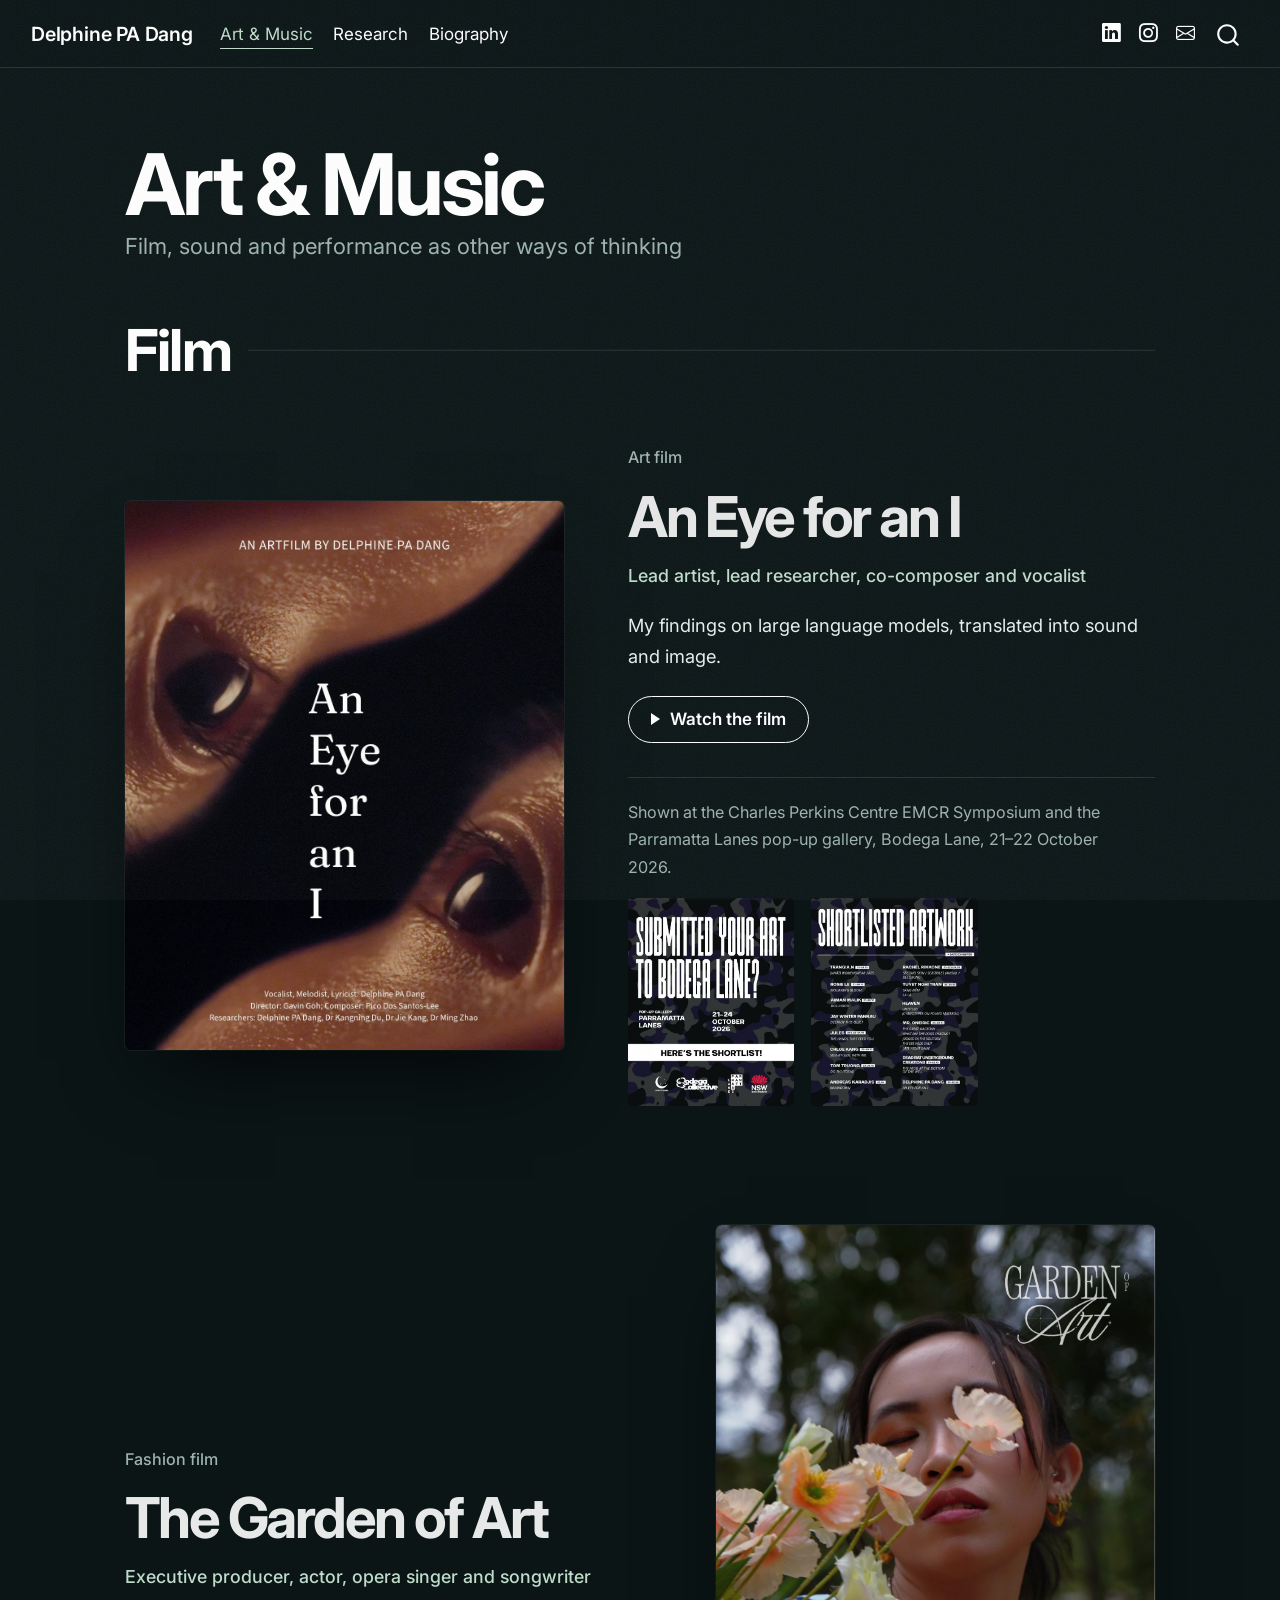
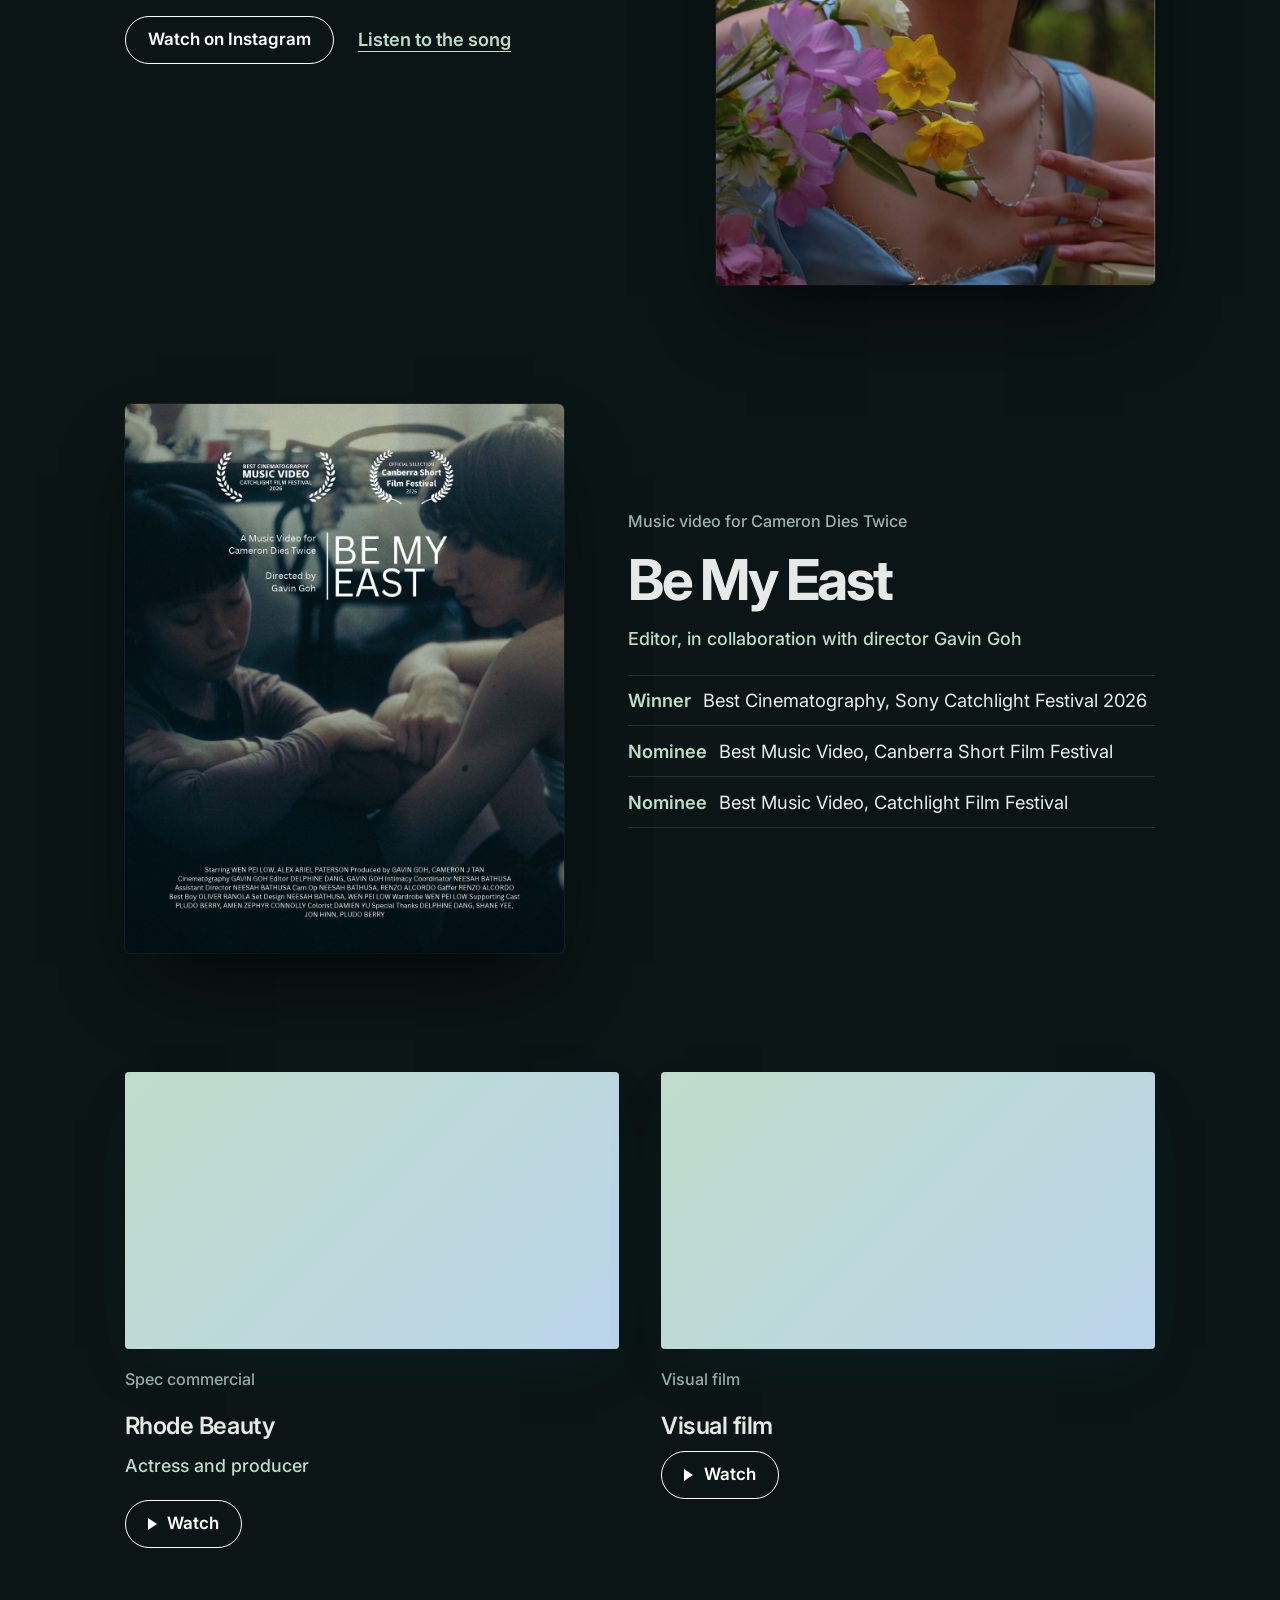
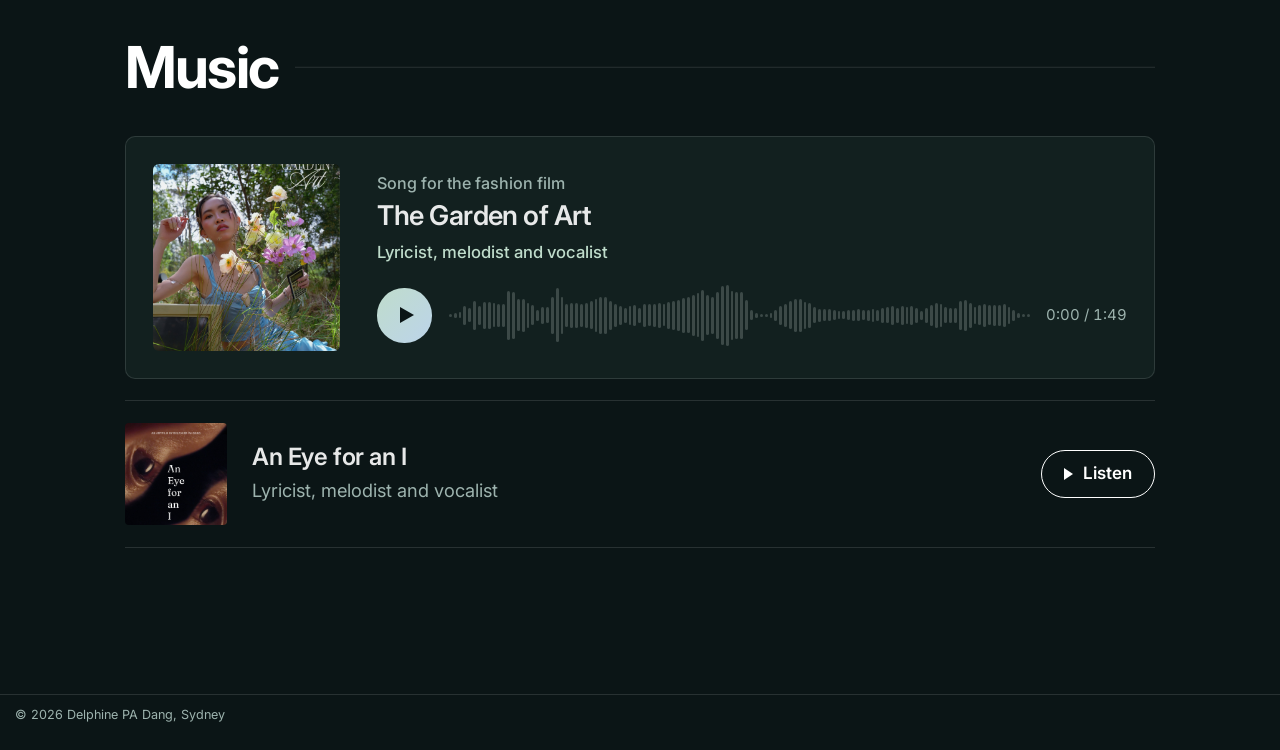
<file: docs/art-music.html>
<!DOCTYPE html>
<html xmlns="http://www.w3.org/1999/xhtml" lang="en" xml:lang="en"><head>

<meta charset="utf-8">
<meta name="generator" content="quarto-1.9.37">

<meta name="viewport" content="width=device-width, initial-scale=1.0, user-scalable=yes">


<title>Art &amp; Music – Delphine PA Dang</title>
<style>
/* Default styles provided by pandoc.
** See https://pandoc.org/MANUAL.html#variables-for-html for config info.
*/
code{white-space: pre-wrap;}
span.smallcaps{font-variant: small-caps;}
div.columns{display: flex; gap: min(4vw, 1.5em);}
div.column{flex: auto; overflow-x: auto;}
div.hanging-indent{margin-left: 1.5em; text-indent: -1.5em;}
ul.task-list{list-style: none;}
ul.task-list li input[type="checkbox"] {
  width: 0.8em;
  margin: 0 0.8em 0.2em -1em; /* quarto-specific, see https://github.com/quarto-dev/quarto-cli/issues/4556 */ 
  vertical-align: middle;
}
</style>


<script src="site_libs/quarto-nav/quarto-nav.js"></script>
<script src="site_libs/quarto-nav/headroom.min.js"></script>
<script src="site_libs/clipboard/clipboard.min.js"></script>
<script src="site_libs/quarto-search/autocomplete.umd.js"></script>
<script src="site_libs/quarto-search/fuse.min.js"></script>
<script src="site_libs/quarto-search/quarto-search.js"></script>
<meta name="quarto:offset" content="./">
<link href="./images/an-eye-for-an-i.jpg" rel="icon" type="image/jpeg">
<script src="site_libs/quarto-html/quarto.js" type="module"></script>
<script src="site_libs/quarto-html/tabsets/tabsets.js" type="module"></script>
<script src="site_libs/quarto-html/popper.min.js"></script>
<script src="site_libs/quarto-html/tippy.umd.min.js"></script>
<link href="site_libs/quarto-html/tippy.css" rel="stylesheet">
<link href="site_libs/quarto-html/quarto-syntax-highlighting-7f8f88aac4f3542376d5c11b86a4c14d.css" rel="stylesheet" id="quarto-text-highlighting-styles">
<script src="site_libs/bootstrap/bootstrap.min.js"></script>
<link href="site_libs/bootstrap/bootstrap-icons.css" rel="stylesheet">
<link href="site_libs/bootstrap/bootstrap-6b3e743bb2d5851d8d551261fc42315a.min.css" rel="stylesheet" append-hash="true" id="quarto-bootstrap" data-mode="light">
<script id="quarto-search-options" type="application/json">{
  "location": "navbar",
  "copy-button": false,
  "collapse-after": 3,
  "panel-placement": "end",
  "type": "overlay",
  "limit": 50,
  "keyboard-shortcut": [
    "f",
    "/",
    "s"
  ],
  "show-item-context": false,
  "language": {
    "search-no-results-text": "No results",
    "search-matching-documents-text": "matching documents",
    "search-copy-link-title": "Copy link to search",
    "search-hide-matches-text": "Hide additional matches",
    "search-more-match-text": "more match in this document",
    "search-more-matches-text": "more matches in this document",
    "search-clear-button-title": "Clear",
    "search-text-placeholder": "",
    "search-detached-cancel-button-title": "Cancel",
    "search-submit-button-title": "Submit",
    "search-label": "Search"
  }
}</script>
<style>html{ scroll-behavior: smooth; }</style>


<meta property="og:title" content="Art &amp; Music – Delphine PA Dang">
<meta property="og:description" content="Film, sound and performance as other ways of thinking">
<meta property="og:image" content="images/an-eye-for-an-i.jpg">
<meta property="og:site_name" content="Delphine PA Dang">
<meta property="og:image:alt" content="Poster for An Eye for an I: two close-up eyes facing each other across a dark band.">
</head>

<body class="nav-fixed dark-page fullcontent quarto-light">

<div id="quarto-search-results"></div>
  <header id="quarto-header" class="headroom fixed-top">
    <nav class="navbar navbar-expand-lg " data-bs-theme="dark">
      <div class="navbar-container container-fluid">
      <div class="navbar-brand-container mx-auto">
    <a class="navbar-brand" href="./index.html">
    <span class="navbar-title">Delphine PA Dang</span>
    </a>
  </div>
            <div id="quarto-search" class="" title="Search"></div>
          <button class="navbar-toggler" type="button" data-bs-toggle="collapse" data-bs-target="#navbarCollapse" aria-controls="navbarCollapse" role="menu" aria-expanded="false" aria-label="Toggle navigation" onclick="if (window.quartoToggleHeadroom) { window.quartoToggleHeadroom(); }">
  <span class="navbar-toggler-icon"></span>
</button>
          <div class="collapse navbar-collapse" id="navbarCollapse">
            <ul class="navbar-nav navbar-nav-scroll me-auto">
  <li class="nav-item">
    <a class="nav-link active" href="./art-music.html" aria-current="page"> 
<span class="menu-text">Art &amp; Music</span></a>
  </li>  
  <li class="nav-item">
    <a class="nav-link" href="./research.html"> 
<span class="menu-text">Research</span></a>
  </li>  
  <li class="nav-item">
    <a class="nav-link" href="./about.html"> 
<span class="menu-text">Biography</span></a>
  </li>  
</ul>
            <ul class="navbar-nav navbar-nav-scroll ms-auto">
  <li class="nav-item compact">
    <a class="nav-link" href="https://www.linkedin.com/in/phuonganh-dang/"> <i class="bi bi-linkedin" role="img" aria-label="LinkedIn">
</i> 
<span class="menu-text"></span></a>
  </li>  
  <li class="nav-item compact">
    <a class="nav-link" href="https://www.instagram.com/delphinedang/"> <i class="bi bi-instagram" role="img" aria-label="Instagram">
</i> 
<span class="menu-text"></span></a>
  </li>  
  <li class="nav-item compact">
    <a class="nav-link" href="mailto:delphinepadang@gmail.com"> <i class="bi bi-envelope" role="img" aria-label="Email">
</i> 
<span class="menu-text"></span></a>
  </li>  
</ul>
          </div> <!-- /navcollapse -->
            <div class="quarto-navbar-tools">
</div>
      </div> <!-- /container-fluid -->
    </nav>
</header>
<!-- content -->
<div id="quarto-content" class="quarto-container page-columns page-rows-contents page-layout-article page-navbar">
<!-- sidebar -->
<!-- margin-sidebar -->
    
<!-- main -->
<main class="content" id="quarto-document-content">

<header id="title-block-header" class="quarto-title-block default">
<div class="quarto-title">
<h1 class="title">Art &amp; Music</h1>
<p class="subtitle lead">Film, sound and performance as other ways of thinking</p>
</div>



<div class="quarto-title-meta">

    
  
    
  </div>
  


</header>


<!--
HOW TO ADD A WORK
Copy one ::: {.feature ...} block and change the picture, label, title and roles.
- YouTube video: data-video="ID" (the part of the YouTube link after "v=")
- Any other link (Instagram, Vimeo...): data-link="https://..."
- data-label changes the button text. Add .flip to put the picture on the right.
-->
<section id="film" class="level2">
<h2 data-anchor-id="film">Film</h2>
<div class="feature" data-video="ig204wgDkpE" data-label="Watch the film">
<p><img src="images/an-eye-for-an-i.jpg" class="poster img-fluid" alt="Poster for An Eye for an I: two close-up eyes facing each other across a dark band."></p>
<div class="work-text">
<p><span class="label">Art film</span></p>
<section id="an-eye-for-an-i" class="level3">
<h3 data-anchor-id="an-eye-for-an-i">An Eye for an I</h3>
<p><span class="roles">Lead artist, lead researcher, co-composer and vocalist</span></p>
<p>My findings on large language models, translated into sound and image.</p>
<div class="actions">

</div>
<div class="shown">
<p>Shown at the Charles Perkins Centre EMCR Symposium and the Parramatta Lanes pop-up gallery, Bodega Lane, 21–22 October 2026.</p>
</div>
<div class="exhibit-row">
<p><img src="images/parramatta-lanes.jpg" class="exhibit img-fluid" alt="Bodega Lane pop-up gallery poster: Parramatta Lanes, 21 to 24 October 2026, here's the shortlist."></p>
<p><img src="images/parramatta-shortlist.jpg" class="exhibit img-fluid" alt="Shortlisted artwork list for Bodega Lane, including Delphine PA Dang, An Eye for an I, exhibited 21 to 22 October."></p>
</div>
</section>
</div>
</div>
<div class="feature flip" data-link="https://www.instagram.com/p/DebRFCvElon/" data-label="Watch on Instagram">
<p><img src="images/garden-of-art.jpg" class="poster img-fluid" alt="Poster for The Garden of Art: Delphine with eyes closed behind a bouquet of pastel flowers."></p>
<div class="work-text">
<p><span class="label">Fashion film</span></p>
<section id="the-garden-of-art" class="level3">
<h3 data-anchor-id="the-garden-of-art">The Garden of Art</h3>
<p><span class="roles">Executive producer, actor, opera singer and songwriter</span></p>
<div class="actions">
<p><a href="#music" class="text-link">Listen to the song</a></p>
</div>
</section>
</div>
</div>
<!-- When the Be My East video is online, add data-video="YOUTUBE_ID" after .feature below. -->
<div class="feature">
<p><img src="images/be-my-east.jpg" class="poster img-fluid" alt="Poster for Be My East: two people sitting close together on the floor in a dim room, with festival laurels."></p>
<div class="work-text">
<p><span class="label">Music video for Cameron Dies Twice</span></p>
<section id="be-my-east" class="level3">
<h3 data-anchor-id="be-my-east">Be My East</h3>
<p><span class="roles">Editor, in collaboration with director Gavin Goh</span></p>
<div class="honours">
<ul>
<li><em>Winner</em> Best Cinematography, Sony Catchlight Festival 2026</li>
<li><em>Nominee</em> Best Music Video, Canberra Short Film Festival</li>
<li><em>Nominee</em> Best Music Video, Catchlight Film Festival</li>
</ul>
</div>
</section>
</div>
</div>
<div class="pair">
<div class="work" data-video="2Bb65tu4R4k" data-label="Watch">
<p><img src="https://i.ytimg.com/vi/2Bb65tu4R4k/hqdefault.jpg" class="thumb img-fluid" alt="Still from a spec advertisement for Rhode Beauty."></p>
<div class="work-text">
<p><span class="label">Spec commercial</span></p>
<section id="rhode-beauty" class="level3">
<h3 data-anchor-id="rhode-beauty">Rhode Beauty</h3>
<p><span class="roles">Actress and producer</span></p>
</section>
</div>
</div>
<div class="work" data-video="qVR4P50DPDs" data-label="Watch">
<p><img src="https://i.ytimg.com/vi/qVR4P50DPDs/hqdefault.jpg" class="thumb img-fluid" alt="Still from Delphine's visual film."></p>
<div class="work-text">
<p><span class="label">Visual film</span></p>
<section id="visual-film" class="level3">
<h3 data-anchor-id="visual-film">Visual film</h3>
</section>
</div>
</div>
</div>
</section>
<section id="music" class="level2">
<h2 data-anchor-id="music">Music</h2>
<!-- The waveform player: data-src is the audio file, data-peaks is the waveform shape. -->
<div class="song-card">
  <img class="song-cover" src="images/garden-of-art-2.jpg" alt="Cover for The Garden of Art: Delphine in a blue dress among flowers and long grass.">
  <div class="song-body">
    <p class="label">Song for the fashion film</p>
    <h3>The Garden of Art</h3>
    <p class="roles">Lyricist, melodist and vocalist</p>
    <div class="player" data-src="audio/the-garden-of-art.mp3" data-title="The Garden of Art" data-peaks="[0.054,0.087,0.099,0.305,0.233,0.475,0.313,0.45,0.428,0.389,0.37,0.37,0.812,0.773,0.518,0.546,0.406,0.326,0.173,0.283,0.262,0.613,0.878,0.6,0.365,0.42,0.407,0.381,0.415,0.458,0.53,0.603,0.596,0.478,0.38,0.298,0.24,0.296,0.353,0.245,0.377,0.357,0.375,0.416,0.364,0.437,0.48,0.502,0.575,0.59,0.68,0.722,0.834,0.647,0.596,0.771,0.972,1.0,0.808,0.776,0.761,0.489,0.156,0.07,0.043,0.055,0.07,0.168,0.298,0.378,0.464,0.549,0.526,0.452,0.397,0.258,0.209,0.201,0.197,0.161,0.129,0.13,0.157,0.177,0.197,0.161,0.18,0.207,0.188,0.242,0.258,0.3,0.246,0.305,0.281,0.299,0.242,0.15,0.252,0.336,0.404,0.375,0.263,0.235,0.252,0.468,0.503,0.401,0.284,0.334,0.377,0.333,0.349,0.352,0.373,0.278,0.168,0.089,0.032,0.005]"></div>
  </div>
</div>
<div class="songs">
<div class="work song" data-video="ig204wgDkpE" data-label="Listen">
<p><img src="images/an-eye-for-an-i.jpg" class="cover img-fluid" alt="Cover for An Eye for an I."></p>
<section id="an-eye-for-an-i-1" class="level3 work-text">
<h3 data-anchor-id="an-eye-for-an-i-1">An Eye for an I</h3>
<p>Lyricist, melodist and vocalist</p>
</section>
</div>
</div>


</section>

</main> <!-- /main -->
<!-- Interactive touches for the site. You normally don't need to edit this file. -->
<dialog class="video-dialog" aria-label="Video player">
  <button class="close" type="button">Close</button>
  <div class="frame"><iframe title="Video" allow="autoplay; encrypted-media; picture-in-picture; fullscreen" allowfullscreen=""></iframe></div>
</dialog>

<script>
(function () {
  const reduceMotion = window.matchMedia('(prefers-reduced-motion: reduce)').matches;

  /* ---------- 1. Home page: a live lens over the photo, and a name that reacts ---------- */
  const photo = document.querySelector('.hero-photo');
  if (photo) {
    document.body.classList.add('home', 'at-top');
    const img = photo.querySelector('img');
    const canvas = photo.querySelector('canvas');
    const screen = document.querySelector('.hero-screen');
    const fit = () => {                       // first screen starts at the very top, behind the menu bar
      if (!screen) return;
      screen.style.marginTop = '0px';
      const top = screen.getBoundingClientRect().top + window.scrollY;
      screen.style.marginTop = (-top) + 'px';
      screen.classList.add('fitted');
    };
    fit();
    window.addEventListener('resize', fit);

    // Split the name into letters so each one can change weight
    const nameEl = document.querySelector('.hero-name');
    const letters = [];
    if (nameEl) {
      nameEl.setAttribute('aria-label', nameEl.textContent.replace(/\s+/g, ' ').trim());
      nameEl.querySelectorAll(':scope > span').forEach((line, li) => {
        const text = line.textContent;
        line.textContent = '';
        line.setAttribute('aria-hidden', 'true');
        for (const ch of text) {
          const s = document.createElement('span');
          s.className = 'ch';
          s.textContent = ch === ' ' ? ' ' : ch;
          line.appendChild(s);
          // first line is heavy and thins under the cursor; second is light and thickens
          const base = li === 0 ? 720 : 220, peak = li === 0 ? 160 : 900;
          letters.push({ el: s, base, peak, w: base });
        }
      });
    }

    if (!reduceMotion) {
      const st = { tx: .62, ty: .42, x: .62, y: .42, vel: 0, pointer: false, click: [-1, -1, -99] };
      const t0 = performance.now();
      const isUI = e => e.target.closest && e.target.closest('a, button, input, .navbar');
      window.addEventListener('pointermove', e => {
        st.pointer = true;
        st.tx = e.clientX / innerWidth;
        st.ty = e.clientY / innerHeight;
      }, { passive: true });
      window.addEventListener('pointerdown', e => {
        if (isUI(e)) return;
        st.pointer = true;
        st.tx = e.clientX / innerWidth; st.ty = e.clientY / innerHeight;
        st.click = [st.tx, st.ty, (performance.now() - t0) / 1000];
      });

      const gl = startLens(canvas, img);
      if (gl) photo.classList.add('gl-on');

      (function tick(now) {
        const s = (now - t0) / 1000;
        if (!st.pointer) {                   // before anyone moves: drift slowly on its own
          st.tx = .5 + .24 * Math.sin(s * .35);
          st.ty = .45 + .14 * Math.sin(s * .5);
        }
        const px = st.x, py = st.y;
        st.x += (st.tx - st.x) * .07;
        st.y += (st.ty - st.y) * .07;
        const speed = Math.hypot(st.x - px, st.y - py);
        st.vel += (Math.min(1, speed * 40) - st.vel) * .1;

        if (gl) gl(st, s);
        else {                               // no WebGL: soft CSS light instead
          photo.style.setProperty('--x', (st.x * 100).toFixed(2) + '%');
          photo.style.setProperty('--y', (st.y * 100).toFixed(2) + '%');
        }

        // letters: weight follows the distance to the cursor
        const mx = st.x * innerWidth, my = st.y * innerHeight, R = Math.max(220, innerWidth * .2);
        for (const L of letters) {
          const r = L.el.getBoundingClientRect();
          const d = Math.hypot(r.left + r.width / 2 - mx, r.top + r.height / 2 - my);
          const k = Math.pow(Math.max(0, 1 - d / R), 1.6);
          const target = L.base + (L.peak - L.base) * k;
          L.w += (target - L.w) * .12;
          L.el.style.fontWeight = Math.round(L.w);
        }
        requestAnimationFrame(tick);
      })(t0);
    }
  }

  // WebGL lens: magnifies the photo around the cursor, splits colour when moving, ripples on click
  function startLens(canvas, img) {
    if (!canvas || !img) return null;
    const gl = canvas.getContext('webgl', { antialias: false, alpha: false, premultipliedAlpha: false });
    if (!gl) return null;
    const vs = 'attribute vec2 p; varying vec2 vUv; void main(){ vUv = vec2((p.x+1.)*.5, (1.-p.y)*.5); gl_Position = vec4(p,0.,1.); }';
    const fs = `precision highp float;
      uniform sampler2D uTex; uniform vec2 uRes, uImg, uPos, uMouse; uniform float uVel, uTime, uIntro; uniform vec3 uClick;
      varying vec2 vUv;
      vec2 cover(vec2 uv){ float rc=uRes.x/uRes.y, ri=uImg.x/uImg.y; vec2 s = rc>ri ? vec2(1., ri/rc) : vec2(rc/ri, 1.); return uPos*(1.-s) + uv*s; }
      float hash(vec2 q){ return fract(sin(dot(q, vec2(12.9898,78.233)))*43758.5453); }
      void main(){
        float a = uRes.x/uRes.y;
        vec2 uv = vUv;
        vec2 p = vec2(uv.x*a, uv.y), m = vec2(uMouse.x*a, uMouse.y);
        float d = length(p - m);
        float f = 1. - smoothstep(0., .34, d);
        vec2 dir = uv - uMouse;
        uv = uMouse + dir*(1. - .2*f*f);                         // lens
        float t = uTime - uClick.z;                                // ripple after a click
        if (t > 0. && t < 2.6) {
          vec2 c = vec2(uClick.x*a, uClick.y); vec2 v = p - c; float dc = length(v);
          float w = exp(-pow((dc - t*.6)*8., 2.)) * (1. - t/2.6);
          uv += (v/(dc+1e-4)) * vec2(1./a, 1.) * w * .03;
        }
        uv = .5 + (uv - .5)*(.975 - .008*sin(uTime*.4));        // slow breathing
        vec2 cd = normalize(dir + 1e-5);
        float ca = (.0025 + uVel*.03)*f;                           // colour split
        vec3 col = vec3(texture2D(uTex, cover(uv + cd*ca)).r, texture2D(uTex, cover(uv)).g, texture2D(uTex, cover(uv - cd*ca)).b);
        float light = mix(.3, 1.15, pow(1. - smoothstep(0., .6, d), 1.4));
        col = col*light + vec3(.07,.04,.02)*f;
        col += (hash(vUv*uRes + fract(uTime)*91.) - .5)*.045;      // film grain
        gl_FragColor = vec4(col*uIntro, 1.);
      }`;
    const sh = (type, src) => { const s = gl.createShader(type); gl.shaderSource(s, src); gl.compileShader(s); return gl.getShaderParameter(s, gl.COMPILE_STATUS) ? s : null; };
    const v = sh(gl.VERTEX_SHADER, vs), f = sh(gl.FRAGMENT_SHADER, fs);
    if (!v || !f) return null;
    const prog = gl.createProgram();
    gl.attachShader(prog, v); gl.attachShader(prog, f); gl.linkProgram(prog);
    if (!gl.getProgramParameter(prog, gl.LINK_STATUS)) return null;
    gl.useProgram(prog);
    const buf = gl.createBuffer();
    gl.bindBuffer(gl.ARRAY_BUFFER, buf);
    gl.bufferData(gl.ARRAY_BUFFER, new Float32Array([-1,-1, 1,-1, -1,1, 1,1]), gl.STATIC_DRAW);
    const loc = gl.getAttribLocation(prog, 'p');
    gl.enableVertexAttribArray(loc);
    gl.vertexAttribPointer(loc, 2, gl.FLOAT, false, 0, 0);
    const U = n => gl.getUniformLocation(prog, n);
    const u = { tex: U('uTex'), res: U('uRes'), img: U('uImg'), pos: U('uPos'), mouse: U('uMouse'), vel: U('uVel'), time: U('uTime'), intro: U('uIntro'), click: U('uClick') };

    let ready = false, introStart = 0;
    const tex = gl.createTexture();
    const upload = () => {
      try {
        gl.bindTexture(gl.TEXTURE_2D, tex);
        gl.texParameteri(gl.TEXTURE_2D, gl.TEXTURE_WRAP_S, gl.CLAMP_TO_EDGE);
        gl.texParameteri(gl.TEXTURE_2D, gl.TEXTURE_WRAP_T, gl.CLAMP_TO_EDGE);
        gl.texParameteri(gl.TEXTURE_2D, gl.TEXTURE_MIN_FILTER, gl.LINEAR);
        gl.texParameteri(gl.TEXTURE_2D, gl.TEXTURE_MAG_FILTER, gl.LINEAR);
        gl.texImage2D(gl.TEXTURE_2D, 0, gl.RGB, gl.RGB, gl.UNSIGNED_BYTE, img);
        if (gl.getError() !== gl.NO_ERROR) throw new Error('texture');
        ready = true; introStart = performance.now();
      } catch (e) { canvas.closest('.hero-photo').classList.remove('gl-on'); }
    };
    if (img.complete && img.naturalWidth) upload(); else img.addEventListener('load', upload);

    const size = () => {
      const dpr = Math.min(window.devicePixelRatio || 1, 1.5);
      canvas.width = Math.round(canvas.clientWidth * dpr);
      canvas.height = Math.round(canvas.clientHeight * dpr);
      gl.viewport(0, 0, canvas.width, canvas.height);
    };
    size();
    window.addEventListener('resize', size);
    const narrow = () => innerWidth < 768;

    return (st, time) => {
      if (!ready) return;
      const dpr = Math.min(window.devicePixelRatio || 1, 1.5);
      if (canvas.width !== Math.round(canvas.clientWidth * dpr) || canvas.height !== Math.round(canvas.clientHeight * dpr)) size();
      const k = Math.min(1, (performance.now() - introStart) / 1800);
      gl.uniform1i(u.tex, 0);
      gl.uniform2f(u.res, canvas.width, canvas.height);
      gl.uniform2f(u.img, img.naturalWidth, img.naturalHeight);
      gl.uniform2f(u.pos, narrow() ? .26 : .45, .5);
      gl.uniform2f(u.mouse, st.x, st.y);
      gl.uniform1f(u.vel, st.vel);
      gl.uniform1f(u.time, time);
      gl.uniform1f(u.intro, 1 - Math.pow(1 - k, 3));
      gl.uniform3f(u.click, st.click[0], st.click[1], st.click[2]);
      gl.drawArrays(gl.TRIANGLE_STRIP, 0, 4);
    };
  }

  /* ---------- 2. Video pop-up for any block with data-video="YOUTUBE_ID" ---------- */
  const dialog = document.querySelector('.video-dialog');
  const frame = dialog.querySelector('iframe');
  const openVideo = (id, title) => {
    frame.src = 'https://www.youtube-nocookie.com/embed/' + id + '?autoplay=1&rel=0';
    frame.title = title || 'Video';
    dialog.showModal();
  };
  const closeVideo = () => { dialog.close(); };
  dialog.addEventListener('close', () => { frame.src = ''; });
  dialog.querySelector('.close').addEventListener('click', closeVideo);
  dialog.addEventListener('click', e => { if (e.target === dialog) closeVideo(); });

  // data-video="YOUTUBE_ID" plays in the pop-up; data-link="https://..." opens in a new tab
  document.querySelectorAll('[data-video], [data-link]').forEach(work => {
    const id = (work.dataset.video || '').trim();
    const link = (work.dataset.link || '').trim();
    if (!id && !link) return;
    const heading = work.querySelector('h2, h3');
    const title = work.dataset.title || (heading ? heading.textContent.trim() : 'video');

    const makeAction = (el, cls) => {
      if (id) {
        el.type = 'button';
        el.addEventListener('click', () => openVideo(id, title));
      } else {
        el.href = link;
        el.target = '_blank';
        el.rel = 'noopener';
      }
      el.className = cls;
      return el;
    };
    const tag = id ? 'button' : 'a';

    const img = work.querySelector('img.poster, img.thumb, img.cover');
    if (img) {
      const wrap = makeAction(document.createElement(tag), 'play-wrap' + (id ? '' : ' offsite'));
      wrap.setAttribute('aria-label', id ? 'Play ' + title : 'Open ' + title + ' (new tab)');
      img.replaceWith(wrap);
      wrap.appendChild(img);
      img.addEventListener('error', () => {            // if a YouTube thumbnail can't load
        const ph = document.createElement('div');
        ph.className = 'thumb';
        img.replaceWith(ph);
      });
      if (img.complete && img.naturalWidth === 0 && img.getAttribute('src')) img.dispatchEvent(new Event('error'));
    }

    if (work.dataset.button !== 'none') {
      const btn = makeAction(document.createElement(tag), 'btn-watch' + (id ? '' : ' offsite'));
      btn.textContent = work.dataset.label || (id ? 'Watch the film' : 'Open');
      const slot = work.querySelector('.actions');      // put the button in .actions if there is one
      if (slot) slot.prepend(btn);
      else (work.querySelector('.work-text') || work).appendChild(btn);
    }
  });

  /* ---------- 3. Click an exhibition image to see it full size ---------- */
  const exhibits = document.querySelectorAll('img.exhibit');
  if (exhibits.length) {
    const box = document.createElement('dialog');
    box.className = 'img-dialog';
    box.setAttribute('aria-label', 'Image viewer');
    box.innerHTML = '<button class="close" type="button">Close</button><img alt="">';
    document.body.appendChild(box);
    const big = box.querySelector('img');
    box.querySelector('.close').addEventListener('click', () => box.close());
    box.addEventListener('click', e => { if (e.target === box || e.target === big) box.close(); });
    exhibits.forEach(img => {
      const b = document.createElement('button');
      b.type = 'button';
      b.className = 'zoom';
      b.setAttribute('aria-label', 'View full size: ' + (img.alt || 'image'));
      img.replaceWith(b);
      b.appendChild(img);
      b.addEventListener('click', () => { big.src = img.src; big.alt = img.alt; box.showModal(); });
    });
  }

  /* ---------- 3b. Waveform audio player: <div class="player" data-src="..." data-peaks="[...]"> ---------- */
  document.querySelectorAll('.player[data-src]').forEach(el => {
    let peaks = [];
    try { peaks = JSON.parse(el.dataset.peaks || '[]'); } catch (e) {}
    if (!peaks.length) peaks = Array.from({ length: 80 }, () => .5);
    const title = el.dataset.title || 'track';
    const audio = new Audio();
    audio.preload = 'metadata';
    audio.src = el.dataset.src;

    el.innerHTML =
      '<button type="button" class="pp" aria-label="Play ' + title + '"><span class="ico"></span></button>' +
      '<div class="wave" role="slider" tabindex="0" aria-label="Seek in ' + title + '" aria-valuemin="0" aria-valuemax="100" aria-valuenow="0">' +
        peaks.map(v => '<i style="height:' + Math.max(6, Math.round(v * 100)) + '%"></i>').join('') +
      '</div>' +
      '<span class="time"><span class="cur">0:00</span> / <span class="dur">–:––</span></span>';

    const pp = el.querySelector('.pp');
    const wave = el.querySelector('.wave');
    const bars = Array.from(wave.children);
    const cur = el.querySelector('.cur');
    const dur = el.querySelector('.dur');
    const fmt = s => isFinite(s) ? Math.floor(s / 60) + ':' + String(Math.floor(s % 60)).padStart(2, '0') : '–:––';
    const paint = (frac, cls) => {
      const n = Math.round(frac * bars.length);
      bars.forEach((b, i) => b.classList.toggle(cls, i < n));
    };
    const update = () => {
      const f = audio.duration ? audio.currentTime / audio.duration : 0;
      paint(f, 'on');
      cur.textContent = fmt(audio.currentTime);
      wave.setAttribute('aria-valuenow', Math.round(f * 100));
      wave.setAttribute('aria-valuetext', fmt(audio.currentTime) + ' of ' + fmt(audio.duration));
    };
    const seekTo = frac => {
      if (!audio.duration) { audio.addEventListener('loadedmetadata', () => seekTo(frac), { once: true }); audio.load(); return; }
      audio.currentTime = Math.max(0, Math.min(1, frac)) * audio.duration;
      update();
    };

    audio.addEventListener('loadedmetadata', () => { dur.textContent = fmt(audio.duration); });
    audio.addEventListener('timeupdate', update);
    audio.addEventListener('play', () => { el.classList.add('playing'); pp.setAttribute('aria-label', 'Pause ' + title); });
    audio.addEventListener('pause', () => { el.classList.remove('playing'); pp.setAttribute('aria-label', 'Play ' + title); });
    audio.addEventListener('ended', () => { audio.currentTime = 0; update(); });
    pp.addEventListener('click', () => {
      document.querySelectorAll('.player.playing').forEach(o => { if (o !== el && o._audio) o._audio.pause(); });
      audio.paused ? audio.play() : audio.pause();
    });
    el._audio = audio;

    const fracAt = e => {
      const r = wave.getBoundingClientRect();
      return (e.clientX - r.left) / r.width;
    };
    wave.addEventListener('pointermove', e => paint(fracAt(e), 'hover'));
    wave.addEventListener('pointerleave', () => paint(0, 'hover'));
    wave.addEventListener('click', e => seekTo(fracAt(e)));
    wave.addEventListener('keydown', e => {
      if (!audio.duration) return;
      const step = e.shiftKey ? 15 : 5;
      if (e.key === 'ArrowRight') { audio.currentTime = Math.min(audio.duration, audio.currentTime + step); update(); e.preventDefault(); }
      if (e.key === 'ArrowLeft') { audio.currentTime = Math.max(0, audio.currentTime - step); update(); e.preventDefault(); }
      if (e.key === ' ' || e.key === 'Enter') { pp.click(); e.preventDefault(); }
    });
  });

  /* ---------- 4. Two-question survey on the Research page (nothing is saved) ---------- */
  const survey = document.getElementById('survey');
  if (survey) {
    const words = ['', 'Strongly disagree', 'Disagree', 'Somewhat disagree', 'Neither agree nor disagree', 'Somewhat agree', 'Agree', 'Strongly agree'];
    const questions = [
      'A work of art can communicate a research finding.',
      'Art and research are best kept apart.'
    ];
    let answers = [];

    const scaleHTML = (qi) =>
      '<p class="survey-step">Question ' + (qi + 1) + ' of 2</p>' +
      '<p class="survey-q" id="survey-q' + qi + '">' + questions[qi] + '</p>' +
      '<div class="scale" role="group" aria-labelledby="survey-q' + qi + '">' +
        '<span class="track" aria-hidden="true"></span>' +
        [1,2,3,4,5,6,7].map(v => '<button type="button" class="dot" data-v="' + v + '" aria-pressed="false" aria-label="' + v + ', ' + words[v] + '"><span>' + v + '</span></button>').join('') +
      '</div>' +
      '<div class="scale-ends" aria-hidden="true"><span>Strongly disagree</span><span class="hint"></span><span>Strongly agree</span></div>';

    const show = (html) => {
      survey.classList.add('fading');
      setTimeout(() => {
        survey.innerHTML = html;
        survey.classList.remove('fading');
        wire();
      }, reduceMotion ? 0 : 280);
    };

    const ask = (qi) => show(scaleHTML(qi));

    const result = () => {
      const a = answers[0];
      const b = 8 - answers[1];              // flip the second answer
      const gap = Math.abs(a - b);
      const head = gap <= 1 ? 'Your answers held together.' : gap <= 3 ? 'Your answers drifted a little.' : 'Your answers pulled apart.';
      const pos = v => ((v - 0.5) / 7 * 100).toFixed(2) + '%';   // centre of each of the 7 columns
      const edge = v => v <= 2 ? ' edge-l' : v >= 6 ? ' edge-r' : '';
      const lo = Math.min(a, b), hi = Math.max(a, b);
      const same = a === b;
      show(
        '<p class="survey-step">Your result</p>' +
        '<p class="survey-q">' + head + '</p>' +
        '<div class="compare" aria-hidden="true">' +
          '<span class="track"></span>' +
          '<span class="band" style="left:' + pos(lo) + ';width:calc(' + pos(hi) + ' - ' + pos(lo) + ')"></span>' +
          '<span class="mark m1' + edge(a) + '" style="left:' + pos(a) + '"><em>' + (same ? 'Both answers' : 'Question 1') + '</em></span>' +
          (same ? '' : '<span class="mark m2' + edge(b) + '" style="left:' + pos(b) + '"><em>Question 2, flipped</em></span>') +
        '</div>' +
        '<div class="scale-ends" aria-hidden="true"><span>Disagree</span><span>Agree</span></div>' +
        '<p class="survey-note">You answered ' + a + ', then ' + answers[1] + ' (a ' + b + ' once flipped). ' +
        'Surveys often ask the same thing twice, once reversed, to check that answers hold together. ' +
        'My research asks whether language models\u2019 answers do.</p>' +
        '<p class="survey-actions"><button type="button" class="btn-watch again">Start again</button><span>Nothing you click is saved.</span></p>'
      );
    };

    function wire() {
      const hint = survey.querySelector('.hint');
      survey.querySelectorAll('.dot').forEach(d => {
        const v = +d.dataset.v;
        const say = () => { if (hint) hint.textContent = words[v]; };
        d.addEventListener('mouseenter', say);
        d.addEventListener('focus', () => { if (d.matches(':focus-visible')) say(); });
        d.addEventListener('mouseleave', () => { if (hint) hint.textContent = ''; });
        d.addEventListener('click', () => {
          survey.querySelectorAll('.dot').forEach(o => o.setAttribute('aria-pressed', o === d));
          answers.push(v);
          setTimeout(() => answers.length === 1 ? ask(1) : result(), reduceMotion ? 0 : 450);
        }, { once: true });
      });
      const again = survey.querySelector('.again');
      if (again) again.addEventListener('click', () => { answers = []; ask(0); });
      const first = survey.querySelector('.dot, .again');
      if (first && survey.dataset.started) first.focus({ preventScroll: true });
      survey.dataset.started = '1';
    }

    survey.innerHTML = scaleHTML(0);
    wire();
  }
})();
</script>
<script id="quarto-html-after-body" type="application/javascript">
  window.document.addEventListener("DOMContentLoaded", function (event) {
    const isCodeAnnotation = (el) => {
      for (const clz of el.classList) {
        if (clz.startsWith('code-annotation-')) {                     
          return true;
        }
      }
      return false;
    }
    const onCopySuccess = function(e) {
      // button target
      const button = e.trigger;
      // don't keep focus
      button.blur();
      // flash "checked"
      button.classList.add('code-copy-button-checked');
      var currentTitle = button.getAttribute("title");
      button.setAttribute("title", "Copied!");
      let tooltip;
      if (window.bootstrap) {
        button.setAttribute("data-bs-toggle", "tooltip");
        button.setAttribute("data-bs-placement", "left");
        button.setAttribute("data-bs-title", "Copied!");
        tooltip = new bootstrap.Tooltip(button, 
          { trigger: "manual", 
            customClass: "code-copy-button-tooltip",
            offset: [0, -8]});
        tooltip.show();    
      }
      setTimeout(function() {
        if (tooltip) {
          tooltip.hide();
          button.removeAttribute("data-bs-title");
          button.removeAttribute("data-bs-toggle");
          button.removeAttribute("data-bs-placement");
        }
        button.setAttribute("title", currentTitle);
        button.classList.remove('code-copy-button-checked');
      }, 1000);
      // clear code selection
      e.clearSelection();
    }
    const getTextToCopy = function(trigger) {
      const outerScaffold = trigger.parentElement.cloneNode(true);
      const codeEl = outerScaffold.querySelector('code');
      for (const childEl of codeEl.children) {
        if (isCodeAnnotation(childEl)) {
          childEl.remove();
        }
      }
      return codeEl.innerText;
    }
    const clipboard = new window.ClipboardJS('.code-copy-button:not([data-in-quarto-modal])', {
      text: getTextToCopy
    });
    clipboard.on('success', onCopySuccess);
    if (window.document.getElementById('quarto-embedded-source-code-modal')) {
      const clipboardModal = new window.ClipboardJS('.code-copy-button[data-in-quarto-modal]', {
        text: getTextToCopy,
        container: window.document.getElementById('quarto-embedded-source-code-modal')
      });
      clipboardModal.on('success', onCopySuccess);
    }
      var localhostRegex = new RegExp(/^(?:http|https):\/\/localhost\:?[0-9]*\//);
      var mailtoRegex = new RegExp(/^mailto:/);
        var filterRegex = new RegExp('/' + window.location.host + '/');
      var isInternal = (href) => {
          return filterRegex.test(href) || localhostRegex.test(href) || mailtoRegex.test(href);
      }
      // Inspect non-navigation links and adorn them if external
     var links = window.document.querySelectorAll('a[href]:not(.nav-link):not(.navbar-brand):not(.toc-action):not(.sidebar-link):not(.sidebar-item-toggle):not(.pagination-link):not(.no-external):not([aria-hidden]):not(.dropdown-item):not(.quarto-navigation-tool):not(.about-link)');
      for (var i=0; i<links.length; i++) {
        const link = links[i];
        if (!isInternal(link.href)) {
          // undo the damage that might have been done by quarto-nav.js in the case of
          // links that we want to consider external
          if (link.dataset.originalHref !== undefined) {
            link.href = link.dataset.originalHref;
          }
        }
      }
    function tippyHover(el, contentFn, onTriggerFn, onUntriggerFn) {
      const config = {
        allowHTML: true,
        maxWidth: 500,
        delay: 100,
        arrow: false,
        appendTo: function(el) {
            return el.parentElement;
        },
        interactive: true,
        interactiveBorder: 10,
        theme: 'quarto',
        placement: 'bottom-start',
      };
      if (contentFn) {
        config.content = contentFn;
      }
      if (onTriggerFn) {
        config.onTrigger = onTriggerFn;
      }
      if (onUntriggerFn) {
        config.onUntrigger = onUntriggerFn;
      }
      window.tippy(el, config); 
    }
    const noterefs = window.document.querySelectorAll('a[role="doc-noteref"]');
    for (var i=0; i<noterefs.length; i++) {
      const ref = noterefs[i];
      tippyHover(ref, function() {
        // use id or data attribute instead here
        let href = ref.getAttribute('data-footnote-href') || ref.getAttribute('href');
        try { href = new URL(href).hash; } catch {}
        const id = href.replace(/^#\/?/, "");
        const note = window.document.getElementById(id);
        if (note) {
          return note.innerHTML;
        } else {
          return "";
        }
      });
    }
    const xrefs = window.document.querySelectorAll('a.quarto-xref');
    const processXRef = (id, note) => {
      // Strip column container classes
      const stripColumnClz = (el) => {
        el.classList.remove("page-full", "page-columns");
        if (el.children) {
          for (const child of el.children) {
            stripColumnClz(child);
          }
        }
      }
      stripColumnClz(note)
      if (id === null || id.startsWith('sec-')) {
        // Special case sections, only their first couple elements
        const container = document.createElement("div");
        if (note.children && note.children.length > 2) {
          container.appendChild(note.children[0].cloneNode(true));
          for (let i = 1; i < note.children.length; i++) {
            const child = note.children[i];
            if (child.tagName === "P" && child.innerText === "") {
              continue;
            } else {
              container.appendChild(child.cloneNode(true));
              break;
            }
          }
          if (window.Quarto?.typesetMath) {
            window.Quarto.typesetMath(container);
          }
          return container.innerHTML
        } else {
          if (window.Quarto?.typesetMath) {
            window.Quarto.typesetMath(note);
          }
          return note.innerHTML;
        }
      } else {
        // Remove any anchor links if they are present
        const anchorLink = note.querySelector('a.anchorjs-link');
        if (anchorLink) {
          anchorLink.remove();
        }
        if (window.Quarto?.typesetMath) {
          window.Quarto.typesetMath(note);
        }
        if (note.classList.contains("callout")) {
          return note.outerHTML;
        } else {
          return note.innerHTML;
        }
      }
    }
    for (var i=0; i<xrefs.length; i++) {
      const xref = xrefs[i];
      tippyHover(xref, undefined, function(instance) {
        instance.disable();
        let url = xref.getAttribute('href');
        let hash = undefined; 
        if (url.startsWith('#')) {
          hash = url;
        } else {
          try { hash = new URL(url).hash; } catch {}
        }
        if (hash) {
          const id = hash.replace(/^#\/?/, "");
          const note = window.document.getElementById(id);
          if (note !== null) {
            try {
              const html = processXRef(id, note.cloneNode(true));
              instance.setContent(html);
            } finally {
              instance.enable();
              instance.show();
            }
          } else {
            // See if we can fetch this
            fetch(url.split('#')[0])
            .then(res => res.text())
            .then(html => {
              const parser = new DOMParser();
              const htmlDoc = parser.parseFromString(html, "text/html");
              const note = htmlDoc.getElementById(id);
              if (note !== null) {
                const html = processXRef(id, note);
                instance.setContent(html);
              } 
            }).finally(() => {
              instance.enable();
              instance.show();
            });
          }
        } else {
          // See if we can fetch a full url (with no hash to target)
          // This is a special case and we should probably do some content thinning / targeting
          fetch(url)
          .then(res => res.text())
          .then(html => {
            const parser = new DOMParser();
            const htmlDoc = parser.parseFromString(html, "text/html");
            const note = htmlDoc.querySelector('main.content');
            if (note !== null) {
              // This should only happen for chapter cross references
              // (since there is no id in the URL)
              // remove the first header
              if (note.children.length > 0 && note.children[0].tagName === "HEADER") {
                note.children[0].remove();
              }
              const html = processXRef(null, note);
              instance.setContent(html);
            } 
          }).finally(() => {
            instance.enable();
            instance.show();
          });
        }
      }, function(instance) {
      });
    }
        let selectedAnnoteEl;
        const selectorForAnnotation = ( cell, annotation) => {
          let cellAttr = 'data-code-cell="' + cell + '"';
          let lineAttr = 'data-code-annotation="' +  annotation + '"';
          const selector = 'span[' + cellAttr + '][' + lineAttr + ']';
          return selector;
        }
        const selectCodeLines = (annoteEl) => {
          const doc = window.document;
          const targetCell = annoteEl.getAttribute("data-target-cell");
          const targetAnnotation = annoteEl.getAttribute("data-target-annotation");
          const annoteSpan = window.document.querySelector(selectorForAnnotation(targetCell, targetAnnotation));
          const lines = annoteSpan.getAttribute("data-code-lines").split(",");
          const lineIds = lines.map((line) => {
            return targetCell + "-" + line;
          })
          let top = null;
          let height = null;
          let parent = null;
          if (lineIds.length > 0) {
              //compute the position of the single el (top and bottom and make a div)
              const el = window.document.getElementById(lineIds[0]);
              top = el.offsetTop;
              height = el.offsetHeight;
              parent = el.parentElement.parentElement;
            if (lineIds.length > 1) {
              const lastEl = window.document.getElementById(lineIds[lineIds.length - 1]);
              const bottom = lastEl.offsetTop + lastEl.offsetHeight;
              height = bottom - top;
            }
            if (top !== null && height !== null && parent !== null) {
              // cook up a div (if necessary) and position it 
              let div = window.document.getElementById("code-annotation-line-highlight");
              if (div === null) {
                div = window.document.createElement("div");
                div.setAttribute("id", "code-annotation-line-highlight");
                div.style.position = 'absolute';
                parent.appendChild(div);
              }
              div.style.top = top - 2 + "px";
              div.style.height = height + 4 + "px";
              div.style.left = 0;
              let gutterDiv = window.document.getElementById("code-annotation-line-highlight-gutter");
              if (gutterDiv === null) {
                gutterDiv = window.document.createElement("div");
                gutterDiv.setAttribute("id", "code-annotation-line-highlight-gutter");
                gutterDiv.style.position = 'absolute';
                const codeCell = window.document.getElementById(targetCell);
                const gutter = codeCell.querySelector('.code-annotation-gutter');
                gutter.appendChild(gutterDiv);
              }
              gutterDiv.style.top = top - 2 + "px";
              gutterDiv.style.height = height + 4 + "px";
            }
            selectedAnnoteEl = annoteEl;
          }
        };
        const unselectCodeLines = () => {
          const elementsIds = ["code-annotation-line-highlight", "code-annotation-line-highlight-gutter"];
          elementsIds.forEach((elId) => {
            const div = window.document.getElementById(elId);
            if (div) {
              div.remove();
            }
          });
          selectedAnnoteEl = undefined;
        };
          // Handle positioning of the toggle
      window.addEventListener(
        "resize",
        throttle(() => {
          elRect = undefined;
          if (selectedAnnoteEl) {
            selectCodeLines(selectedAnnoteEl);
          }
        }, 10)
      );
      function throttle(fn, ms) {
      let throttle = false;
      let timer;
        return (...args) => {
          if(!throttle) { // first call gets through
              fn.apply(this, args);
              throttle = true;
          } else { // all the others get throttled
              if(timer) clearTimeout(timer); // cancel #2
              timer = setTimeout(() => {
                fn.apply(this, args);
                timer = throttle = false;
              }, ms);
          }
        };
      }
        // Attach click handler to the DT
        const annoteDls = window.document.querySelectorAll('dt[data-target-cell]');
        for (const annoteDlNode of annoteDls) {
          annoteDlNode.addEventListener('click', (event) => {
            const clickedEl = event.target;
            if (clickedEl !== selectedAnnoteEl) {
              unselectCodeLines();
              const activeEl = window.document.querySelector('dt[data-target-cell].code-annotation-active');
              if (activeEl) {
                activeEl.classList.remove('code-annotation-active');
              }
              selectCodeLines(clickedEl);
              clickedEl.classList.add('code-annotation-active');
            } else {
              // Unselect the line
              unselectCodeLines();
              clickedEl.classList.remove('code-annotation-active');
            }
          });
        }
    const findCites = (el) => {
      const parentEl = el.parentElement;
      if (parentEl) {
        const cites = parentEl.dataset.cites;
        if (cites) {
          return {
            el,
            cites: cites.split(' ')
          };
        } else {
          return findCites(el.parentElement)
        }
      } else {
        return undefined;
      }
    };
    var bibliorefs = window.document.querySelectorAll('a[role="doc-biblioref"]');
    for (var i=0; i<bibliorefs.length; i++) {
      const ref = bibliorefs[i];
      const citeInfo = findCites(ref);
      if (citeInfo) {
        tippyHover(citeInfo.el, function() {
          var popup = window.document.createElement('div');
          citeInfo.cites.forEach(function(cite) {
            var citeDiv = window.document.createElement('div');
            citeDiv.classList.add('hanging-indent');
            citeDiv.classList.add('csl-entry');
            var biblioDiv = window.document.getElementById('ref-' + cite);
            if (biblioDiv) {
              citeDiv.innerHTML = biblioDiv.innerHTML;
            }
            popup.appendChild(citeDiv);
          });
          return popup.innerHTML;
        });
      }
    }
  });
  </script>
</div> <!-- /content -->
<footer class="footer">
  <div class="nav-footer">
    <div class="nav-footer-left">
<p>© 2026 Delphine PA Dang, Sydney</p>
</div>   
    <div class="nav-footer-center">
      &nbsp;
    </div>
    <div class="nav-footer-right">
      &nbsp;
    </div>
  </div>
</footer>




<script src="site_libs/quarto-html/zenscroll-min.js"></script>
</body></html>
</file>
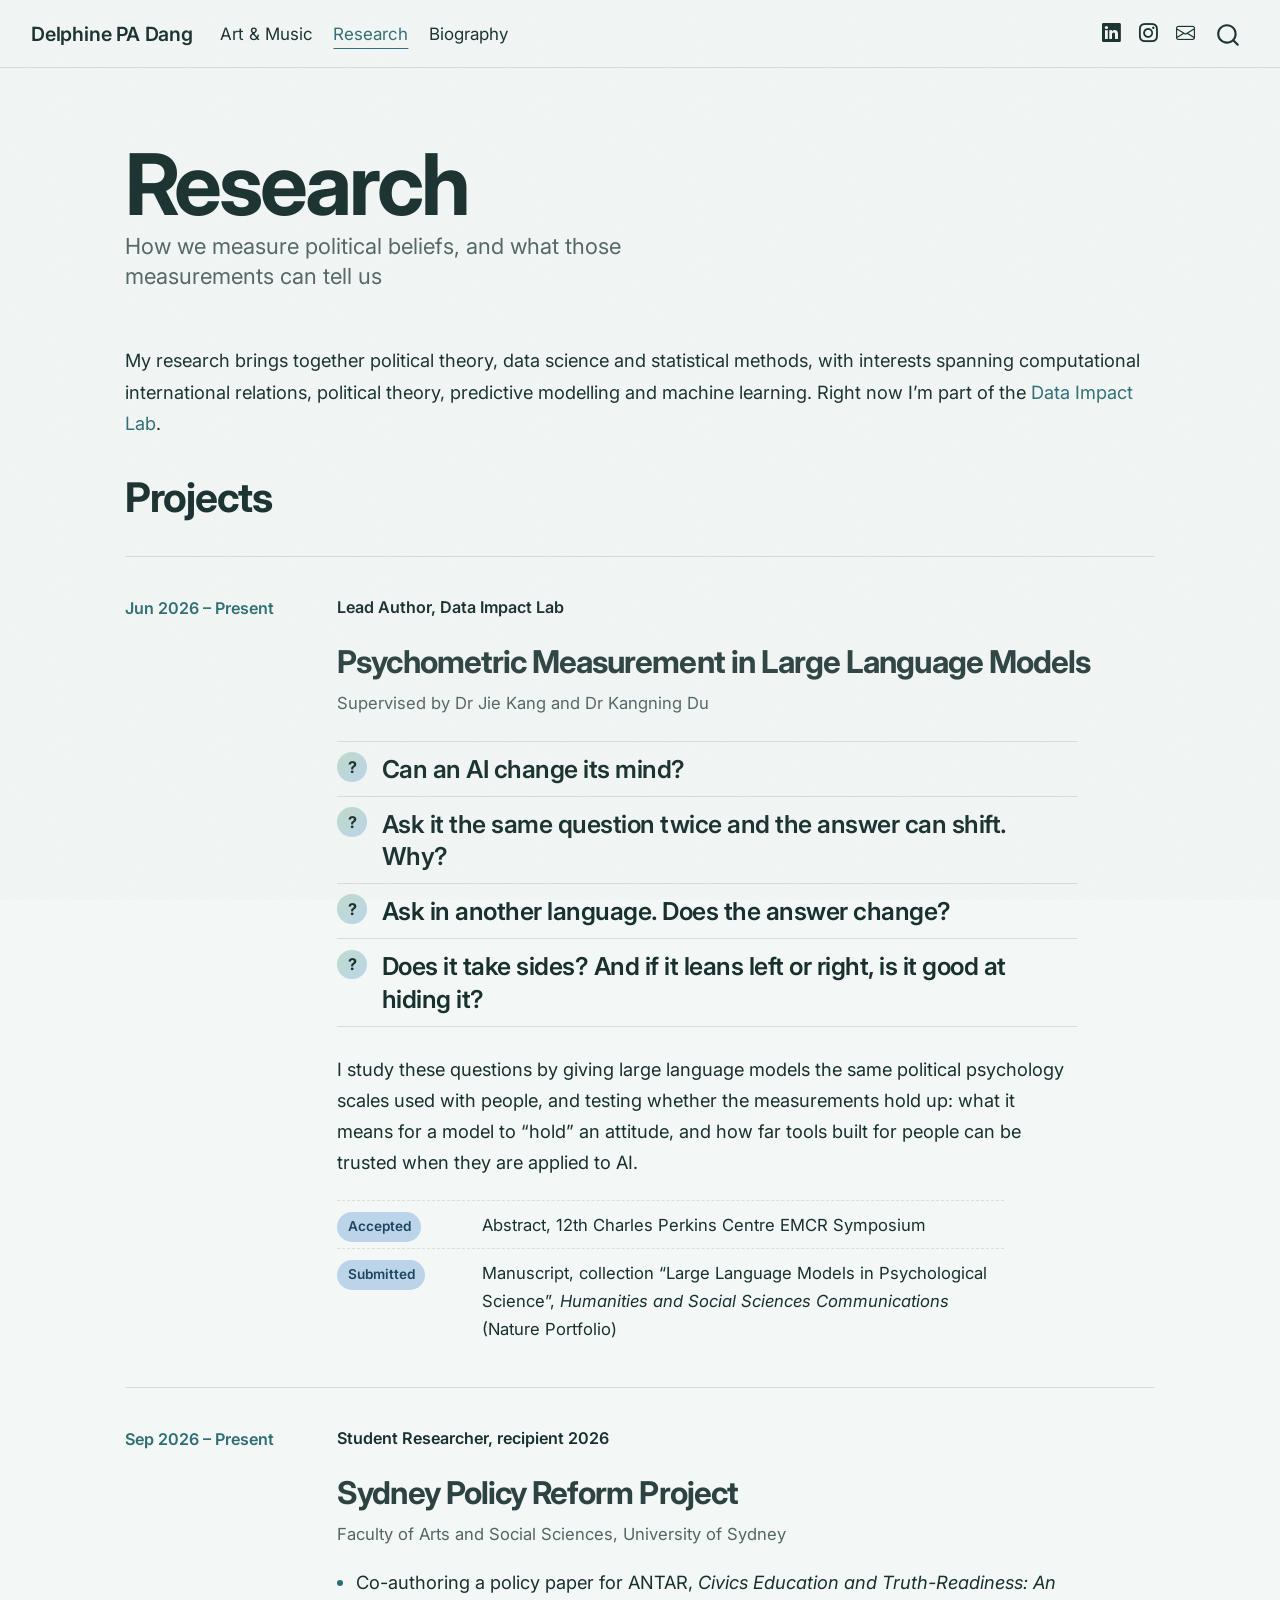
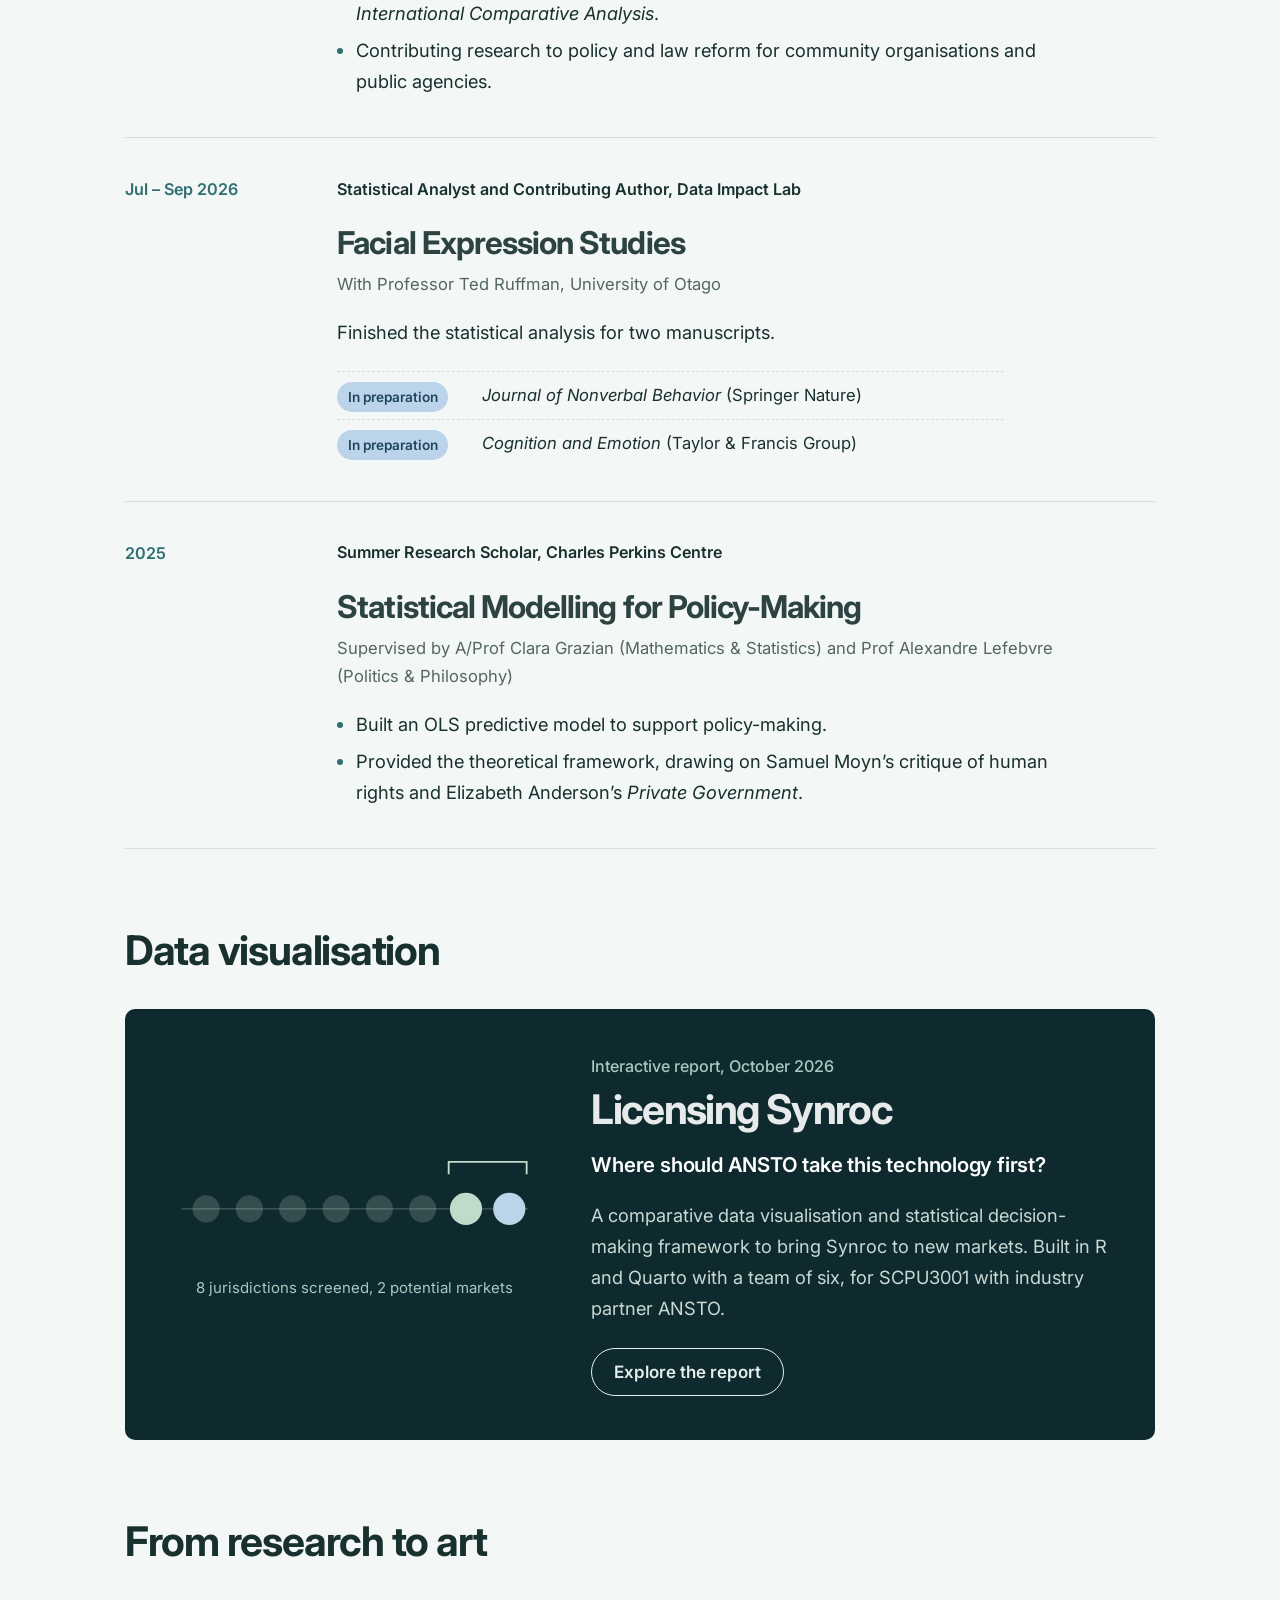
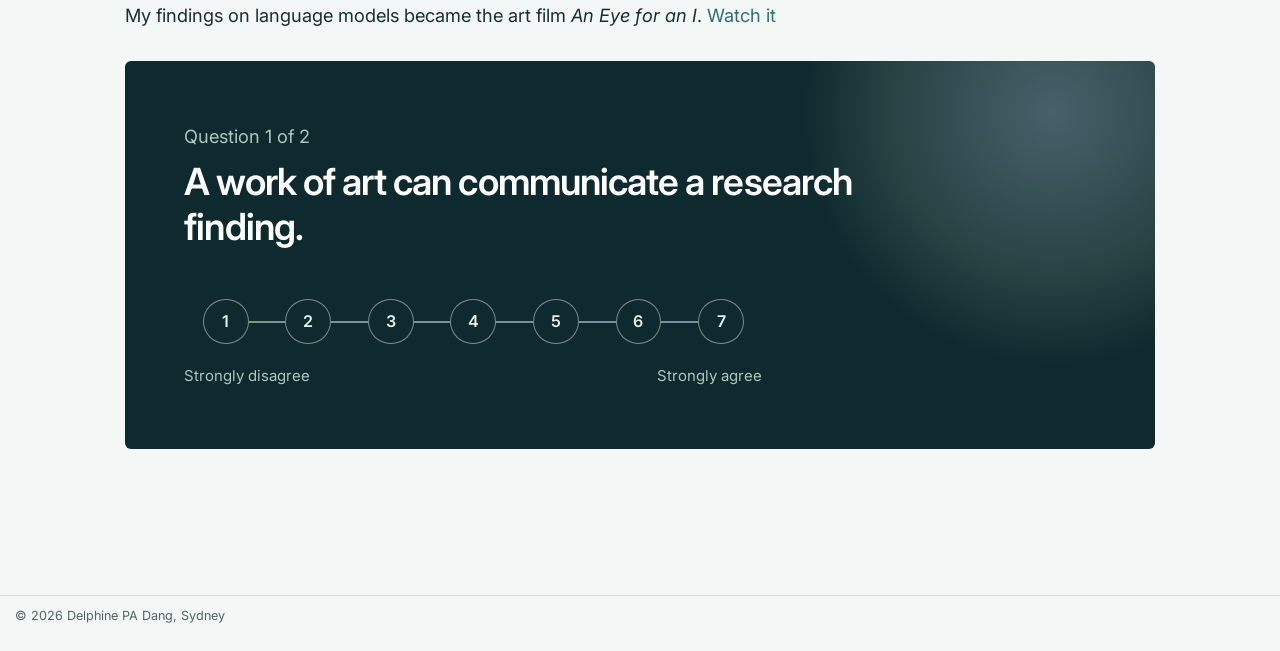
<file: docs/research.html>
<!DOCTYPE html>
<html xmlns="http://www.w3.org/1999/xhtml" lang="en" xml:lang="en"><head>

<meta charset="utf-8">
<meta name="generator" content="quarto-1.9.37">

<meta name="viewport" content="width=device-width, initial-scale=1.0, user-scalable=yes">


<title>Research – Delphine PA Dang</title>
<style>
/* Default styles provided by pandoc.
** See https://pandoc.org/MANUAL.html#variables-for-html for config info.
*/
code{white-space: pre-wrap;}
span.smallcaps{font-variant: small-caps;}
div.columns{display: flex; gap: min(4vw, 1.5em);}
div.column{flex: auto; overflow-x: auto;}
div.hanging-indent{margin-left: 1.5em; text-indent: -1.5em;}
ul.task-list{list-style: none;}
ul.task-list li input[type="checkbox"] {
  width: 0.8em;
  margin: 0 0.8em 0.2em -1em; /* quarto-specific, see https://github.com/quarto-dev/quarto-cli/issues/4556 */ 
  vertical-align: middle;
}
</style>


<script src="site_libs/quarto-nav/quarto-nav.js"></script>
<script src="site_libs/quarto-nav/headroom.min.js"></script>
<script src="site_libs/clipboard/clipboard.min.js"></script>
<script src="site_libs/quarto-search/autocomplete.umd.js"></script>
<script src="site_libs/quarto-search/fuse.min.js"></script>
<script src="site_libs/quarto-search/quarto-search.js"></script>
<meta name="quarto:offset" content="./">
<link href="./images/an-eye-for-an-i.jpg" rel="icon" type="image/jpeg">
<script src="site_libs/quarto-html/quarto.js" type="module"></script>
<script src="site_libs/quarto-html/tabsets/tabsets.js" type="module"></script>
<script src="site_libs/quarto-html/popper.min.js"></script>
<script src="site_libs/quarto-html/tippy.umd.min.js"></script>
<link href="site_libs/quarto-html/tippy.css" rel="stylesheet">
<link href="site_libs/quarto-html/quarto-syntax-highlighting-7f8f88aac4f3542376d5c11b86a4c14d.css" rel="stylesheet" id="quarto-text-highlighting-styles">
<script src="site_libs/bootstrap/bootstrap.min.js"></script>
<link href="site_libs/bootstrap/bootstrap-icons.css" rel="stylesheet">
<link href="site_libs/bootstrap/bootstrap-6b3e743bb2d5851d8d551261fc42315a.min.css" rel="stylesheet" append-hash="true" id="quarto-bootstrap" data-mode="light">
<script id="quarto-search-options" type="application/json">{
  "location": "navbar",
  "copy-button": false,
  "collapse-after": 3,
  "panel-placement": "end",
  "type": "overlay",
  "limit": 50,
  "keyboard-shortcut": [
    "f",
    "/",
    "s"
  ],
  "show-item-context": false,
  "language": {
    "search-no-results-text": "No results",
    "search-matching-documents-text": "matching documents",
    "search-copy-link-title": "Copy link to search",
    "search-hide-matches-text": "Hide additional matches",
    "search-more-match-text": "more match in this document",
    "search-more-matches-text": "more matches in this document",
    "search-clear-button-title": "Clear",
    "search-text-placeholder": "",
    "search-detached-cancel-button-title": "Cancel",
    "search-submit-button-title": "Submit",
    "search-label": "Search"
  }
}</script>
<style>html{ scroll-behavior: smooth; }</style>


<meta property="og:title" content="Research – Delphine PA Dang">
<meta property="og:description" content="How we measure political beliefs, and what those measurements can tell us">
<meta property="og:site_name" content="Delphine PA Dang">
</head>

<body class="nav-fixed fullcontent quarto-light">

<div id="quarto-search-results"></div>
  <header id="quarto-header" class="headroom fixed-top">
    <nav class="navbar navbar-expand-lg " data-bs-theme="dark">
      <div class="navbar-container container-fluid">
      <div class="navbar-brand-container mx-auto">
    <a class="navbar-brand" href="./index.html">
    <span class="navbar-title">Delphine PA Dang</span>
    </a>
  </div>
            <div id="quarto-search" class="" title="Search"></div>
          <button class="navbar-toggler" type="button" data-bs-toggle="collapse" data-bs-target="#navbarCollapse" aria-controls="navbarCollapse" role="menu" aria-expanded="false" aria-label="Toggle navigation" onclick="if (window.quartoToggleHeadroom) { window.quartoToggleHeadroom(); }">
  <span class="navbar-toggler-icon"></span>
</button>
          <div class="collapse navbar-collapse" id="navbarCollapse">
            <ul class="navbar-nav navbar-nav-scroll me-auto">
  <li class="nav-item">
    <a class="nav-link" href="./art-music.html"> 
<span class="menu-text">Art &amp; Music</span></a>
  </li>  
  <li class="nav-item">
    <a class="nav-link active" href="./research.html" aria-current="page"> 
<span class="menu-text">Research</span></a>
  </li>  
  <li class="nav-item">
    <a class="nav-link" href="./about.html"> 
<span class="menu-text">Biography</span></a>
  </li>  
</ul>
            <ul class="navbar-nav navbar-nav-scroll ms-auto">
  <li class="nav-item compact">
    <a class="nav-link" href="https://www.linkedin.com/in/phuonganh-dang/"> <i class="bi bi-linkedin" role="img" aria-label="LinkedIn">
</i> 
<span class="menu-text"></span></a>
  </li>  
  <li class="nav-item compact">
    <a class="nav-link" href="https://www.instagram.com/delphinedang/"> <i class="bi bi-instagram" role="img" aria-label="Instagram">
</i> 
<span class="menu-text"></span></a>
  </li>  
  <li class="nav-item compact">
    <a class="nav-link" href="mailto:delphinepadang@gmail.com"> <i class="bi bi-envelope" role="img" aria-label="Email">
</i> 
<span class="menu-text"></span></a>
  </li>  
</ul>
          </div> <!-- /navcollapse -->
            <div class="quarto-navbar-tools">
</div>
      </div> <!-- /container-fluid -->
    </nav>
</header>
<!-- content -->
<div id="quarto-content" class="quarto-container page-columns page-rows-contents page-layout-article page-navbar">
<!-- sidebar -->
<!-- margin-sidebar -->
    
<!-- main -->
<main class="content" id="quarto-document-content">

<header id="title-block-header" class="quarto-title-block default">
<div class="quarto-title">
<h1 class="title">Research</h1>
<p class="subtitle lead">How we measure political beliefs, and what those measurements can tell us</p>
</div>



<div class="quarto-title-meta">

    
  
    
  </div>
  


</header>


<p>My research brings together political theory, data science and statistical methods, with interests spanning computational international relations, political theory, predictive modelling and machine learning. Right now I’m part of the <a href="https://data-impact.pages.dev/">Data Impact Lab</a>.</p>
<section id="projects" class="level2">
<h2 data-anchor-id="projects">Projects</h2>
<!--
HOW TO ADD A PROJECT
Copy one ::: {.project ...} block.
- data-when is the date shown on the left.
- In .outputs, the word in *stars* becomes the coloured status (Accepted, Submitted, In preparation...).
-->
<div class="timeline">
<div class="project" data-when="Jun 2026 – Present">
<p><span class="role">Lead Author, Data Impact Lab</span></p>
<section id="psychometric-measurement-in-large-language-models" class="level3">
<h3 data-anchor-id="psychometric-measurement-in-large-language-models">Psychometric Measurement in Large Language Models</h3>
<p><span class="people">Supervised by Dr Jie Kang and Dr Kangning Du</span></p>
<div class="questions">
<ul>
<li>Can an AI change its mind?</li>
<li>Ask it the same question twice and the answer can shift. Why?</li>
<li>Ask in another language. Does the answer change?</li>
<li>Does it take sides? And if it leans left or right, is it good at hiding it?</li>
</ul>
</div>
<p>I study these questions by giving large language models the same political psychology scales used with people, and testing whether the measurements hold up: what it means for a model to “hold” an attitude, and how far tools built for people can be trusted when they are applied to AI.</p>
<div class="outputs">
<ul>
<li><em>Accepted</em> Abstract, 12th Charles Perkins Centre EMCR Symposium</li>
<li><em>Submitted</em> Manuscript, collection “Large Language Models in Psychological Science”, <em>Humanities and Social Sciences Communications</em> (Nature Portfolio)</li>
</ul>
</div>
</section>
</div>
<div class="project" data-when="Sep 2026 – Present">
<p><span class="role">Student Researcher, recipient 2026</span></p>
<section id="sydney-policy-reform-project" class="level3">
<h3 data-anchor-id="sydney-policy-reform-project">Sydney Policy Reform Project</h3>
<p><span class="people">Faculty of Arts and Social Sciences, University of Sydney</span></p>
<ul>
<li>Co-authoring a policy paper for ANTAR, <em>Civics Education and Truth-Readiness: An International Comparative Analysis</em>.</li>
<li>Contributing research to policy and law reform for community organisations and public agencies.</li>
</ul>
</section>
</div>
<div class="project" data-when="Jul – Sep 2026">
<p><span class="role">Statistical Analyst and Contributing Author, Data Impact Lab</span></p>
<section id="facial-expression-studies" class="level3">
<h3 data-anchor-id="facial-expression-studies">Facial Expression Studies</h3>
<p><span class="people">With Professor Ted Ruffman, University of Otago</span></p>
<p>Finished the statistical analysis for two manuscripts.</p>
<div class="outputs">
<ul>
<li><em>In preparation</em> <em>Journal of Nonverbal Behavior</em> (Springer Nature)</li>
<li><em>In preparation</em> <em>Cognition and Emotion</em> (Taylor &amp; Francis Group)</li>
</ul>
</div>
</section>
</div>
<div class="project" data-when="2025">
<p><span class="role">Summer Research Scholar, Charles Perkins Centre</span></p>
<section id="statistical-modelling-for-policy-making" class="level3">
<h3 data-anchor-id="statistical-modelling-for-policy-making">Statistical Modelling for Policy-Making</h3>
<p><span class="people">Supervised by A/Prof Clara Grazian (Mathematics &amp; Statistics) and Prof Alexandre Lefebvre (Politics &amp; Philosophy)</span></p>
<ul>
<li>Built an OLS predictive model to support policy-making.</li>
<li>Provided the theoretical framework, drawing on Samuel Moyn’s critique of human rights and Elizabeth Anderson’s <em>Private Government</em>.</li>
</ul>
</section>
</div>
</div>
</section>
<section id="data-visualisation" class="level2">
<h2 data-anchor-id="data-visualisation">Data visualisation</h2>
<a class="report-card" href="https://delphinepadang.github.io/Licensing_Synroc_ANSTO/docs/index.html#questions" target="_blank" rel="noopener">
  <div class="report-visual" aria-hidden="true">
    <svg viewbox="10 50 300 100" role="presentation">
      <line class="axis" x1="20" y1="100" x2="300" y2="100"></line>
      <path class="bracket" d="M236 72 V62 H299 V72"></path>
      <g class="dots">
        <circle cx="40" cy="100" r="11"></circle><circle cx="75" cy="100" r="11"></circle><circle cx="110" cy="100" r="11"></circle><circle cx="145" cy="100" r="11"></circle>
        <circle cx="180" cy="100" r="11"></circle><circle cx="215" cy="100" r="11"></circle>
        <circle class="pick" cx="250" cy="100" r="13"></circle><circle class="pick" cx="285" cy="100" r="13"></circle>
      </g>
    </svg>
    <span class="report-note">8 jurisdictions screened, 2 potential markets</span>
  </div>
  <div class="report-text">
    <p class="label">Interactive report, October 2026</p>
    <h3>Licensing Synroc</h3>
    <p class="report-q">Where should ANSTO take this technology first?</p>
    <p>A comparative data visualisation and statistical decision-making framework to bring Synroc to new markets. Built in R and Quarto with a team of six, for SCPU3001 with industry partner ANSTO.</p>
    <span class="btn-watch offsite">Explore the report</span>
  </div>
</a>
</section>
<section id="from-research-to-art" class="level2">
<h2 data-anchor-id="from-research-to-art">From research to art</h2>
<p>My findings on language models became the art film <em>An Eye for an I</em>. <a href="./art-music.html">Watch it</a></p>
<!-- The two-question survey is built by assets/site.html. Nothing visitors click is saved. -->
<div id="survey" class="survey">

</div>


</section>

</main> <!-- /main -->
<!-- Interactive touches for the site. You normally don't need to edit this file. -->
<dialog class="video-dialog" aria-label="Video player">
  <button class="close" type="button">Close</button>
  <div class="frame"><iframe title="Video" allow="autoplay; encrypted-media; picture-in-picture; fullscreen" allowfullscreen=""></iframe></div>
</dialog>

<script>
(function () {
  const reduceMotion = window.matchMedia('(prefers-reduced-motion: reduce)').matches;

  /* ---------- 1. Home page: a live lens over the photo, and a name that reacts ---------- */
  const photo = document.querySelector('.hero-photo');
  if (photo) {
    document.body.classList.add('home', 'at-top');
    const img = photo.querySelector('img');
    const canvas = photo.querySelector('canvas');
    const screen = document.querySelector('.hero-screen');
    const fit = () => {                       // first screen starts at the very top, behind the menu bar
      if (!screen) return;
      screen.style.marginTop = '0px';
      const top = screen.getBoundingClientRect().top + window.scrollY;
      screen.style.marginTop = (-top) + 'px';
      screen.classList.add('fitted');
    };
    fit();
    window.addEventListener('resize', fit);

    // Split the name into letters so each one can change weight
    const nameEl = document.querySelector('.hero-name');
    const letters = [];
    if (nameEl) {
      nameEl.setAttribute('aria-label', nameEl.textContent.replace(/\s+/g, ' ').trim());
      nameEl.querySelectorAll(':scope > span').forEach((line, li) => {
        const text = line.textContent;
        line.textContent = '';
        line.setAttribute('aria-hidden', 'true');
        for (const ch of text) {
          const s = document.createElement('span');
          s.className = 'ch';
          s.textContent = ch === ' ' ? ' ' : ch;
          line.appendChild(s);
          // first line is heavy and thins under the cursor; second is light and thickens
          const base = li === 0 ? 720 : 220, peak = li === 0 ? 160 : 900;
          letters.push({ el: s, base, peak, w: base });
        }
      });
    }

    if (!reduceMotion) {
      const st = { tx: .62, ty: .42, x: .62, y: .42, vel: 0, pointer: false, click: [-1, -1, -99] };
      const t0 = performance.now();
      const isUI = e => e.target.closest && e.target.closest('a, button, input, .navbar');
      window.addEventListener('pointermove', e => {
        st.pointer = true;
        st.tx = e.clientX / innerWidth;
        st.ty = e.clientY / innerHeight;
      }, { passive: true });
      window.addEventListener('pointerdown', e => {
        if (isUI(e)) return;
        st.pointer = true;
        st.tx = e.clientX / innerWidth; st.ty = e.clientY / innerHeight;
        st.click = [st.tx, st.ty, (performance.now() - t0) / 1000];
      });

      const gl = startLens(canvas, img);
      if (gl) photo.classList.add('gl-on');

      (function tick(now) {
        const s = (now - t0) / 1000;
        if (!st.pointer) {                   // before anyone moves: drift slowly on its own
          st.tx = .5 + .24 * Math.sin(s * .35);
          st.ty = .45 + .14 * Math.sin(s * .5);
        }
        const px = st.x, py = st.y;
        st.x += (st.tx - st.x) * .07;
        st.y += (st.ty - st.y) * .07;
        const speed = Math.hypot(st.x - px, st.y - py);
        st.vel += (Math.min(1, speed * 40) - st.vel) * .1;

        if (gl) gl(st, s);
        else {                               // no WebGL: soft CSS light instead
          photo.style.setProperty('--x', (st.x * 100).toFixed(2) + '%');
          photo.style.setProperty('--y', (st.y * 100).toFixed(2) + '%');
        }

        // letters: weight follows the distance to the cursor
        const mx = st.x * innerWidth, my = st.y * innerHeight, R = Math.max(220, innerWidth * .2);
        for (const L of letters) {
          const r = L.el.getBoundingClientRect();
          const d = Math.hypot(r.left + r.width / 2 - mx, r.top + r.height / 2 - my);
          const k = Math.pow(Math.max(0, 1 - d / R), 1.6);
          const target = L.base + (L.peak - L.base) * k;
          L.w += (target - L.w) * .12;
          L.el.style.fontWeight = Math.round(L.w);
        }
        requestAnimationFrame(tick);
      })(t0);
    }
  }

  // WebGL lens: magnifies the photo around the cursor, splits colour when moving, ripples on click
  function startLens(canvas, img) {
    if (!canvas || !img) return null;
    const gl = canvas.getContext('webgl', { antialias: false, alpha: false, premultipliedAlpha: false });
    if (!gl) return null;
    const vs = 'attribute vec2 p; varying vec2 vUv; void main(){ vUv = vec2((p.x+1.)*.5, (1.-p.y)*.5); gl_Position = vec4(p,0.,1.); }';
    const fs = `precision highp float;
      uniform sampler2D uTex; uniform vec2 uRes, uImg, uPos, uMouse; uniform float uVel, uTime, uIntro; uniform vec3 uClick;
      varying vec2 vUv;
      vec2 cover(vec2 uv){ float rc=uRes.x/uRes.y, ri=uImg.x/uImg.y; vec2 s = rc>ri ? vec2(1., ri/rc) : vec2(rc/ri, 1.); return uPos*(1.-s) + uv*s; }
      float hash(vec2 q){ return fract(sin(dot(q, vec2(12.9898,78.233)))*43758.5453); }
      void main(){
        float a = uRes.x/uRes.y;
        vec2 uv = vUv;
        vec2 p = vec2(uv.x*a, uv.y), m = vec2(uMouse.x*a, uMouse.y);
        float d = length(p - m);
        float f = 1. - smoothstep(0., .34, d);
        vec2 dir = uv - uMouse;
        uv = uMouse + dir*(1. - .2*f*f);                         // lens
        float t = uTime - uClick.z;                                // ripple after a click
        if (t > 0. && t < 2.6) {
          vec2 c = vec2(uClick.x*a, uClick.y); vec2 v = p - c; float dc = length(v);
          float w = exp(-pow((dc - t*.6)*8., 2.)) * (1. - t/2.6);
          uv += (v/(dc+1e-4)) * vec2(1./a, 1.) * w * .03;
        }
        uv = .5 + (uv - .5)*(.975 - .008*sin(uTime*.4));        // slow breathing
        vec2 cd = normalize(dir + 1e-5);
        float ca = (.0025 + uVel*.03)*f;                           // colour split
        vec3 col = vec3(texture2D(uTex, cover(uv + cd*ca)).r, texture2D(uTex, cover(uv)).g, texture2D(uTex, cover(uv - cd*ca)).b);
        float light = mix(.3, 1.15, pow(1. - smoothstep(0., .6, d), 1.4));
        col = col*light + vec3(.07,.04,.02)*f;
        col += (hash(vUv*uRes + fract(uTime)*91.) - .5)*.045;      // film grain
        gl_FragColor = vec4(col*uIntro, 1.);
      }`;
    const sh = (type, src) => { const s = gl.createShader(type); gl.shaderSource(s, src); gl.compileShader(s); return gl.getShaderParameter(s, gl.COMPILE_STATUS) ? s : null; };
    const v = sh(gl.VERTEX_SHADER, vs), f = sh(gl.FRAGMENT_SHADER, fs);
    if (!v || !f) return null;
    const prog = gl.createProgram();
    gl.attachShader(prog, v); gl.attachShader(prog, f); gl.linkProgram(prog);
    if (!gl.getProgramParameter(prog, gl.LINK_STATUS)) return null;
    gl.useProgram(prog);
    const buf = gl.createBuffer();
    gl.bindBuffer(gl.ARRAY_BUFFER, buf);
    gl.bufferData(gl.ARRAY_BUFFER, new Float32Array([-1,-1, 1,-1, -1,1, 1,1]), gl.STATIC_DRAW);
    const loc = gl.getAttribLocation(prog, 'p');
    gl.enableVertexAttribArray(loc);
    gl.vertexAttribPointer(loc, 2, gl.FLOAT, false, 0, 0);
    const U = n => gl.getUniformLocation(prog, n);
    const u = { tex: U('uTex'), res: U('uRes'), img: U('uImg'), pos: U('uPos'), mouse: U('uMouse'), vel: U('uVel'), time: U('uTime'), intro: U('uIntro'), click: U('uClick') };

    let ready = false, introStart = 0;
    const tex = gl.createTexture();
    const upload = () => {
      try {
        gl.bindTexture(gl.TEXTURE_2D, tex);
        gl.texParameteri(gl.TEXTURE_2D, gl.TEXTURE_WRAP_S, gl.CLAMP_TO_EDGE);
        gl.texParameteri(gl.TEXTURE_2D, gl.TEXTURE_WRAP_T, gl.CLAMP_TO_EDGE);
        gl.texParameteri(gl.TEXTURE_2D, gl.TEXTURE_MIN_FILTER, gl.LINEAR);
        gl.texParameteri(gl.TEXTURE_2D, gl.TEXTURE_MAG_FILTER, gl.LINEAR);
        gl.texImage2D(gl.TEXTURE_2D, 0, gl.RGB, gl.RGB, gl.UNSIGNED_BYTE, img);
        if (gl.getError() !== gl.NO_ERROR) throw new Error('texture');
        ready = true; introStart = performance.now();
      } catch (e) { canvas.closest('.hero-photo').classList.remove('gl-on'); }
    };
    if (img.complete && img.naturalWidth) upload(); else img.addEventListener('load', upload);

    const size = () => {
      const dpr = Math.min(window.devicePixelRatio || 1, 1.5);
      canvas.width = Math.round(canvas.clientWidth * dpr);
      canvas.height = Math.round(canvas.clientHeight * dpr);
      gl.viewport(0, 0, canvas.width, canvas.height);
    };
    size();
    window.addEventListener('resize', size);
    const narrow = () => innerWidth < 768;

    return (st, time) => {
      if (!ready) return;
      const dpr = Math.min(window.devicePixelRatio || 1, 1.5);
      if (canvas.width !== Math.round(canvas.clientWidth * dpr) || canvas.height !== Math.round(canvas.clientHeight * dpr)) size();
      const k = Math.min(1, (performance.now() - introStart) / 1800);
      gl.uniform1i(u.tex, 0);
      gl.uniform2f(u.res, canvas.width, canvas.height);
      gl.uniform2f(u.img, img.naturalWidth, img.naturalHeight);
      gl.uniform2f(u.pos, narrow() ? .26 : .45, .5);
      gl.uniform2f(u.mouse, st.x, st.y);
      gl.uniform1f(u.vel, st.vel);
      gl.uniform1f(u.time, time);
      gl.uniform1f(u.intro, 1 - Math.pow(1 - k, 3));
      gl.uniform3f(u.click, st.click[0], st.click[1], st.click[2]);
      gl.drawArrays(gl.TRIANGLE_STRIP, 0, 4);
    };
  }

  /* ---------- 2. Video pop-up for any block with data-video="YOUTUBE_ID" ---------- */
  const dialog = document.querySelector('.video-dialog');
  const frame = dialog.querySelector('iframe');
  const openVideo = (id, title) => {
    frame.src = 'https://www.youtube-nocookie.com/embed/' + id + '?autoplay=1&rel=0';
    frame.title = title || 'Video';
    dialog.showModal();
  };
  const closeVideo = () => { dialog.close(); };
  dialog.addEventListener('close', () => { frame.src = ''; });
  dialog.querySelector('.close').addEventListener('click', closeVideo);
  dialog.addEventListener('click', e => { if (e.target === dialog) closeVideo(); });

  // data-video="YOUTUBE_ID" plays in the pop-up; data-link="https://..." opens in a new tab
  document.querySelectorAll('[data-video], [data-link]').forEach(work => {
    const id = (work.dataset.video || '').trim();
    const link = (work.dataset.link || '').trim();
    if (!id && !link) return;
    const heading = work.querySelector('h2, h3');
    const title = work.dataset.title || (heading ? heading.textContent.trim() : 'video');

    const makeAction = (el, cls) => {
      if (id) {
        el.type = 'button';
        el.addEventListener('click', () => openVideo(id, title));
      } else {
        el.href = link;
        el.target = '_blank';
        el.rel = 'noopener';
      }
      el.className = cls;
      return el;
    };
    const tag = id ? 'button' : 'a';

    const img = work.querySelector('img.poster, img.thumb, img.cover');
    if (img) {
      const wrap = makeAction(document.createElement(tag), 'play-wrap' + (id ? '' : ' offsite'));
      wrap.setAttribute('aria-label', id ? 'Play ' + title : 'Open ' + title + ' (new tab)');
      img.replaceWith(wrap);
      wrap.appendChild(img);
      img.addEventListener('error', () => {            // if a YouTube thumbnail can't load
        const ph = document.createElement('div');
        ph.className = 'thumb';
        img.replaceWith(ph);
      });
      if (img.complete && img.naturalWidth === 0 && img.getAttribute('src')) img.dispatchEvent(new Event('error'));
    }

    if (work.dataset.button !== 'none') {
      const btn = makeAction(document.createElement(tag), 'btn-watch' + (id ? '' : ' offsite'));
      btn.textContent = work.dataset.label || (id ? 'Watch the film' : 'Open');
      const slot = work.querySelector('.actions');      // put the button in .actions if there is one
      if (slot) slot.prepend(btn);
      else (work.querySelector('.work-text') || work).appendChild(btn);
    }
  });

  /* ---------- 3. Click an exhibition image to see it full size ---------- */
  const exhibits = document.querySelectorAll('img.exhibit');
  if (exhibits.length) {
    const box = document.createElement('dialog');
    box.className = 'img-dialog';
    box.setAttribute('aria-label', 'Image viewer');
    box.innerHTML = '<button class="close" type="button">Close</button><img alt="">';
    document.body.appendChild(box);
    const big = box.querySelector('img');
    box.querySelector('.close').addEventListener('click', () => box.close());
    box.addEventListener('click', e => { if (e.target === box || e.target === big) box.close(); });
    exhibits.forEach(img => {
      const b = document.createElement('button');
      b.type = 'button';
      b.className = 'zoom';
      b.setAttribute('aria-label', 'View full size: ' + (img.alt || 'image'));
      img.replaceWith(b);
      b.appendChild(img);
      b.addEventListener('click', () => { big.src = img.src; big.alt = img.alt; box.showModal(); });
    });
  }

  /* ---------- 3b. Waveform audio player: <div class="player" data-src="..." data-peaks="[...]"> ---------- */
  document.querySelectorAll('.player[data-src]').forEach(el => {
    let peaks = [];
    try { peaks = JSON.parse(el.dataset.peaks || '[]'); } catch (e) {}
    if (!peaks.length) peaks = Array.from({ length: 80 }, () => .5);
    const title = el.dataset.title || 'track';
    const audio = new Audio();
    audio.preload = 'metadata';
    audio.src = el.dataset.src;

    el.innerHTML =
      '<button type="button" class="pp" aria-label="Play ' + title + '"><span class="ico"></span></button>' +
      '<div class="wave" role="slider" tabindex="0" aria-label="Seek in ' + title + '" aria-valuemin="0" aria-valuemax="100" aria-valuenow="0">' +
        peaks.map(v => '<i style="height:' + Math.max(6, Math.round(v * 100)) + '%"></i>').join('') +
      '</div>' +
      '<span class="time"><span class="cur">0:00</span> / <span class="dur">–:––</span></span>';

    const pp = el.querySelector('.pp');
    const wave = el.querySelector('.wave');
    const bars = Array.from(wave.children);
    const cur = el.querySelector('.cur');
    const dur = el.querySelector('.dur');
    const fmt = s => isFinite(s) ? Math.floor(s / 60) + ':' + String(Math.floor(s % 60)).padStart(2, '0') : '–:––';
    const paint = (frac, cls) => {
      const n = Math.round(frac * bars.length);
      bars.forEach((b, i) => b.classList.toggle(cls, i < n));
    };
    const update = () => {
      const f = audio.duration ? audio.currentTime / audio.duration : 0;
      paint(f, 'on');
      cur.textContent = fmt(audio.currentTime);
      wave.setAttribute('aria-valuenow', Math.round(f * 100));
      wave.setAttribute('aria-valuetext', fmt(audio.currentTime) + ' of ' + fmt(audio.duration));
    };
    const seekTo = frac => {
      if (!audio.duration) { audio.addEventListener('loadedmetadata', () => seekTo(frac), { once: true }); audio.load(); return; }
      audio.currentTime = Math.max(0, Math.min(1, frac)) * audio.duration;
      update();
    };

    audio.addEventListener('loadedmetadata', () => { dur.textContent = fmt(audio.duration); });
    audio.addEventListener('timeupdate', update);
    audio.addEventListener('play', () => { el.classList.add('playing'); pp.setAttribute('aria-label', 'Pause ' + title); });
    audio.addEventListener('pause', () => { el.classList.remove('playing'); pp.setAttribute('aria-label', 'Play ' + title); });
    audio.addEventListener('ended', () => { audio.currentTime = 0; update(); });
    pp.addEventListener('click', () => {
      document.querySelectorAll('.player.playing').forEach(o => { if (o !== el && o._audio) o._audio.pause(); });
      audio.paused ? audio.play() : audio.pause();
    });
    el._audio = audio;

    const fracAt = e => {
      const r = wave.getBoundingClientRect();
      return (e.clientX - r.left) / r.width;
    };
    wave.addEventListener('pointermove', e => paint(fracAt(e), 'hover'));
    wave.addEventListener('pointerleave', () => paint(0, 'hover'));
    wave.addEventListener('click', e => seekTo(fracAt(e)));
    wave.addEventListener('keydown', e => {
      if (!audio.duration) return;
      const step = e.shiftKey ? 15 : 5;
      if (e.key === 'ArrowRight') { audio.currentTime = Math.min(audio.duration, audio.currentTime + step); update(); e.preventDefault(); }
      if (e.key === 'ArrowLeft') { audio.currentTime = Math.max(0, audio.currentTime - step); update(); e.preventDefault(); }
      if (e.key === ' ' || e.key === 'Enter') { pp.click(); e.preventDefault(); }
    });
  });

  /* ---------- 4. Two-question survey on the Research page (nothing is saved) ---------- */
  const survey = document.getElementById('survey');
  if (survey) {
    const words = ['', 'Strongly disagree', 'Disagree', 'Somewhat disagree', 'Neither agree nor disagree', 'Somewhat agree', 'Agree', 'Strongly agree'];
    const questions = [
      'A work of art can communicate a research finding.',
      'Art and research are best kept apart.'
    ];
    let answers = [];

    const scaleHTML = (qi) =>
      '<p class="survey-step">Question ' + (qi + 1) + ' of 2</p>' +
      '<p class="survey-q" id="survey-q' + qi + '">' + questions[qi] + '</p>' +
      '<div class="scale" role="group" aria-labelledby="survey-q' + qi + '">' +
        '<span class="track" aria-hidden="true"></span>' +
        [1,2,3,4,5,6,7].map(v => '<button type="button" class="dot" data-v="' + v + '" aria-pressed="false" aria-label="' + v + ', ' + words[v] + '"><span>' + v + '</span></button>').join('') +
      '</div>' +
      '<div class="scale-ends" aria-hidden="true"><span>Strongly disagree</span><span class="hint"></span><span>Strongly agree</span></div>';

    const show = (html) => {
      survey.classList.add('fading');
      setTimeout(() => {
        survey.innerHTML = html;
        survey.classList.remove('fading');
        wire();
      }, reduceMotion ? 0 : 280);
    };

    const ask = (qi) => show(scaleHTML(qi));

    const result = () => {
      const a = answers[0];
      const b = 8 - answers[1];              // flip the second answer
      const gap = Math.abs(a - b);
      const head = gap <= 1 ? 'Your answers held together.' : gap <= 3 ? 'Your answers drifted a little.' : 'Your answers pulled apart.';
      const pos = v => ((v - 0.5) / 7 * 100).toFixed(2) + '%';   // centre of each of the 7 columns
      const edge = v => v <= 2 ? ' edge-l' : v >= 6 ? ' edge-r' : '';
      const lo = Math.min(a, b), hi = Math.max(a, b);
      const same = a === b;
      show(
        '<p class="survey-step">Your result</p>' +
        '<p class="survey-q">' + head + '</p>' +
        '<div class="compare" aria-hidden="true">' +
          '<span class="track"></span>' +
          '<span class="band" style="left:' + pos(lo) + ';width:calc(' + pos(hi) + ' - ' + pos(lo) + ')"></span>' +
          '<span class="mark m1' + edge(a) + '" style="left:' + pos(a) + '"><em>' + (same ? 'Both answers' : 'Question 1') + '</em></span>' +
          (same ? '' : '<span class="mark m2' + edge(b) + '" style="left:' + pos(b) + '"><em>Question 2, flipped</em></span>') +
        '</div>' +
        '<div class="scale-ends" aria-hidden="true"><span>Disagree</span><span>Agree</span></div>' +
        '<p class="survey-note">You answered ' + a + ', then ' + answers[1] + ' (a ' + b + ' once flipped). ' +
        'Surveys often ask the same thing twice, once reversed, to check that answers hold together. ' +
        'My research asks whether language models\u2019 answers do.</p>' +
        '<p class="survey-actions"><button type="button" class="btn-watch again">Start again</button><span>Nothing you click is saved.</span></p>'
      );
    };

    function wire() {
      const hint = survey.querySelector('.hint');
      survey.querySelectorAll('.dot').forEach(d => {
        const v = +d.dataset.v;
        const say = () => { if (hint) hint.textContent = words[v]; };
        d.addEventListener('mouseenter', say);
        d.addEventListener('focus', () => { if (d.matches(':focus-visible')) say(); });
        d.addEventListener('mouseleave', () => { if (hint) hint.textContent = ''; });
        d.addEventListener('click', () => {
          survey.querySelectorAll('.dot').forEach(o => o.setAttribute('aria-pressed', o === d));
          answers.push(v);
          setTimeout(() => answers.length === 1 ? ask(1) : result(), reduceMotion ? 0 : 450);
        }, { once: true });
      });
      const again = survey.querySelector('.again');
      if (again) again.addEventListener('click', () => { answers = []; ask(0); });
      const first = survey.querySelector('.dot, .again');
      if (first && survey.dataset.started) first.focus({ preventScroll: true });
      survey.dataset.started = '1';
    }

    survey.innerHTML = scaleHTML(0);
    wire();
  }
})();
</script>
<script id="quarto-html-after-body" type="application/javascript">
  window.document.addEventListener("DOMContentLoaded", function (event) {
    const isCodeAnnotation = (el) => {
      for (const clz of el.classList) {
        if (clz.startsWith('code-annotation-')) {                     
          return true;
        }
      }
      return false;
    }
    const onCopySuccess = function(e) {
      // button target
      const button = e.trigger;
      // don't keep focus
      button.blur();
      // flash "checked"
      button.classList.add('code-copy-button-checked');
      var currentTitle = button.getAttribute("title");
      button.setAttribute("title", "Copied!");
      let tooltip;
      if (window.bootstrap) {
        button.setAttribute("data-bs-toggle", "tooltip");
        button.setAttribute("data-bs-placement", "left");
        button.setAttribute("data-bs-title", "Copied!");
        tooltip = new bootstrap.Tooltip(button, 
          { trigger: "manual", 
            customClass: "code-copy-button-tooltip",
            offset: [0, -8]});
        tooltip.show();    
      }
      setTimeout(function() {
        if (tooltip) {
          tooltip.hide();
          button.removeAttribute("data-bs-title");
          button.removeAttribute("data-bs-toggle");
          button.removeAttribute("data-bs-placement");
        }
        button.setAttribute("title", currentTitle);
        button.classList.remove('code-copy-button-checked');
      }, 1000);
      // clear code selection
      e.clearSelection();
    }
    const getTextToCopy = function(trigger) {
      const outerScaffold = trigger.parentElement.cloneNode(true);
      const codeEl = outerScaffold.querySelector('code');
      for (const childEl of codeEl.children) {
        if (isCodeAnnotation(childEl)) {
          childEl.remove();
        }
      }
      return codeEl.innerText;
    }
    const clipboard = new window.ClipboardJS('.code-copy-button:not([data-in-quarto-modal])', {
      text: getTextToCopy
    });
    clipboard.on('success', onCopySuccess);
    if (window.document.getElementById('quarto-embedded-source-code-modal')) {
      const clipboardModal = new window.ClipboardJS('.code-copy-button[data-in-quarto-modal]', {
        text: getTextToCopy,
        container: window.document.getElementById('quarto-embedded-source-code-modal')
      });
      clipboardModal.on('success', onCopySuccess);
    }
      var localhostRegex = new RegExp(/^(?:http|https):\/\/localhost\:?[0-9]*\//);
      var mailtoRegex = new RegExp(/^mailto:/);
        var filterRegex = new RegExp('/' + window.location.host + '/');
      var isInternal = (href) => {
          return filterRegex.test(href) || localhostRegex.test(href) || mailtoRegex.test(href);
      }
      // Inspect non-navigation links and adorn them if external
     var links = window.document.querySelectorAll('a[href]:not(.nav-link):not(.navbar-brand):not(.toc-action):not(.sidebar-link):not(.sidebar-item-toggle):not(.pagination-link):not(.no-external):not([aria-hidden]):not(.dropdown-item):not(.quarto-navigation-tool):not(.about-link)');
      for (var i=0; i<links.length; i++) {
        const link = links[i];
        if (!isInternal(link.href)) {
          // undo the damage that might have been done by quarto-nav.js in the case of
          // links that we want to consider external
          if (link.dataset.originalHref !== undefined) {
            link.href = link.dataset.originalHref;
          }
        }
      }
    function tippyHover(el, contentFn, onTriggerFn, onUntriggerFn) {
      const config = {
        allowHTML: true,
        maxWidth: 500,
        delay: 100,
        arrow: false,
        appendTo: function(el) {
            return el.parentElement;
        },
        interactive: true,
        interactiveBorder: 10,
        theme: 'quarto',
        placement: 'bottom-start',
      };
      if (contentFn) {
        config.content = contentFn;
      }
      if (onTriggerFn) {
        config.onTrigger = onTriggerFn;
      }
      if (onUntriggerFn) {
        config.onUntrigger = onUntriggerFn;
      }
      window.tippy(el, config); 
    }
    const noterefs = window.document.querySelectorAll('a[role="doc-noteref"]');
    for (var i=0; i<noterefs.length; i++) {
      const ref = noterefs[i];
      tippyHover(ref, function() {
        // use id or data attribute instead here
        let href = ref.getAttribute('data-footnote-href') || ref.getAttribute('href');
        try { href = new URL(href).hash; } catch {}
        const id = href.replace(/^#\/?/, "");
        const note = window.document.getElementById(id);
        if (note) {
          return note.innerHTML;
        } else {
          return "";
        }
      });
    }
    const xrefs = window.document.querySelectorAll('a.quarto-xref');
    const processXRef = (id, note) => {
      // Strip column container classes
      const stripColumnClz = (el) => {
        el.classList.remove("page-full", "page-columns");
        if (el.children) {
          for (const child of el.children) {
            stripColumnClz(child);
          }
        }
      }
      stripColumnClz(note)
      if (id === null || id.startsWith('sec-')) {
        // Special case sections, only their first couple elements
        const container = document.createElement("div");
        if (note.children && note.children.length > 2) {
          container.appendChild(note.children[0].cloneNode(true));
          for (let i = 1; i < note.children.length; i++) {
            const child = note.children[i];
            if (child.tagName === "P" && child.innerText === "") {
              continue;
            } else {
              container.appendChild(child.cloneNode(true));
              break;
            }
          }
          if (window.Quarto?.typesetMath) {
            window.Quarto.typesetMath(container);
          }
          return container.innerHTML
        } else {
          if (window.Quarto?.typesetMath) {
            window.Quarto.typesetMath(note);
          }
          return note.innerHTML;
        }
      } else {
        // Remove any anchor links if they are present
        const anchorLink = note.querySelector('a.anchorjs-link');
        if (anchorLink) {
          anchorLink.remove();
        }
        if (window.Quarto?.typesetMath) {
          window.Quarto.typesetMath(note);
        }
        if (note.classList.contains("callout")) {
          return note.outerHTML;
        } else {
          return note.innerHTML;
        }
      }
    }
    for (var i=0; i<xrefs.length; i++) {
      const xref = xrefs[i];
      tippyHover(xref, undefined, function(instance) {
        instance.disable();
        let url = xref.getAttribute('href');
        let hash = undefined; 
        if (url.startsWith('#')) {
          hash = url;
        } else {
          try { hash = new URL(url).hash; } catch {}
        }
        if (hash) {
          const id = hash.replace(/^#\/?/, "");
          const note = window.document.getElementById(id);
          if (note !== null) {
            try {
              const html = processXRef(id, note.cloneNode(true));
              instance.setContent(html);
            } finally {
              instance.enable();
              instance.show();
            }
          } else {
            // See if we can fetch this
            fetch(url.split('#')[0])
            .then(res => res.text())
            .then(html => {
              const parser = new DOMParser();
              const htmlDoc = parser.parseFromString(html, "text/html");
              const note = htmlDoc.getElementById(id);
              if (note !== null) {
                const html = processXRef(id, note);
                instance.setContent(html);
              } 
            }).finally(() => {
              instance.enable();
              instance.show();
            });
          }
        } else {
          // See if we can fetch a full url (with no hash to target)
          // This is a special case and we should probably do some content thinning / targeting
          fetch(url)
          .then(res => res.text())
          .then(html => {
            const parser = new DOMParser();
            const htmlDoc = parser.parseFromString(html, "text/html");
            const note = htmlDoc.querySelector('main.content');
            if (note !== null) {
              // This should only happen for chapter cross references
              // (since there is no id in the URL)
              // remove the first header
              if (note.children.length > 0 && note.children[0].tagName === "HEADER") {
                note.children[0].remove();
              }
              const html = processXRef(null, note);
              instance.setContent(html);
            } 
          }).finally(() => {
            instance.enable();
            instance.show();
          });
        }
      }, function(instance) {
      });
    }
        let selectedAnnoteEl;
        const selectorForAnnotation = ( cell, annotation) => {
          let cellAttr = 'data-code-cell="' + cell + '"';
          let lineAttr = 'data-code-annotation="' +  annotation + '"';
          const selector = 'span[' + cellAttr + '][' + lineAttr + ']';
          return selector;
        }
        const selectCodeLines = (annoteEl) => {
          const doc = window.document;
          const targetCell = annoteEl.getAttribute("data-target-cell");
          const targetAnnotation = annoteEl.getAttribute("data-target-annotation");
          const annoteSpan = window.document.querySelector(selectorForAnnotation(targetCell, targetAnnotation));
          const lines = annoteSpan.getAttribute("data-code-lines").split(",");
          const lineIds = lines.map((line) => {
            return targetCell + "-" + line;
          })
          let top = null;
          let height = null;
          let parent = null;
          if (lineIds.length > 0) {
              //compute the position of the single el (top and bottom and make a div)
              const el = window.document.getElementById(lineIds[0]);
              top = el.offsetTop;
              height = el.offsetHeight;
              parent = el.parentElement.parentElement;
            if (lineIds.length > 1) {
              const lastEl = window.document.getElementById(lineIds[lineIds.length - 1]);
              const bottom = lastEl.offsetTop + lastEl.offsetHeight;
              height = bottom - top;
            }
            if (top !== null && height !== null && parent !== null) {
              // cook up a div (if necessary) and position it 
              let div = window.document.getElementById("code-annotation-line-highlight");
              if (div === null) {
                div = window.document.createElement("div");
                div.setAttribute("id", "code-annotation-line-highlight");
                div.style.position = 'absolute';
                parent.appendChild(div);
              }
              div.style.top = top - 2 + "px";
              div.style.height = height + 4 + "px";
              div.style.left = 0;
              let gutterDiv = window.document.getElementById("code-annotation-line-highlight-gutter");
              if (gutterDiv === null) {
                gutterDiv = window.document.createElement("div");
                gutterDiv.setAttribute("id", "code-annotation-line-highlight-gutter");
                gutterDiv.style.position = 'absolute';
                const codeCell = window.document.getElementById(targetCell);
                const gutter = codeCell.querySelector('.code-annotation-gutter');
                gutter.appendChild(gutterDiv);
              }
              gutterDiv.style.top = top - 2 + "px";
              gutterDiv.style.height = height + 4 + "px";
            }
            selectedAnnoteEl = annoteEl;
          }
        };
        const unselectCodeLines = () => {
          const elementsIds = ["code-annotation-line-highlight", "code-annotation-line-highlight-gutter"];
          elementsIds.forEach((elId) => {
            const div = window.document.getElementById(elId);
            if (div) {
              div.remove();
            }
          });
          selectedAnnoteEl = undefined;
        };
          // Handle positioning of the toggle
      window.addEventListener(
        "resize",
        throttle(() => {
          elRect = undefined;
          if (selectedAnnoteEl) {
            selectCodeLines(selectedAnnoteEl);
          }
        }, 10)
      );
      function throttle(fn, ms) {
      let throttle = false;
      let timer;
        return (...args) => {
          if(!throttle) { // first call gets through
              fn.apply(this, args);
              throttle = true;
          } else { // all the others get throttled
              if(timer) clearTimeout(timer); // cancel #2
              timer = setTimeout(() => {
                fn.apply(this, args);
                timer = throttle = false;
              }, ms);
          }
        };
      }
        // Attach click handler to the DT
        const annoteDls = window.document.querySelectorAll('dt[data-target-cell]');
        for (const annoteDlNode of annoteDls) {
          annoteDlNode.addEventListener('click', (event) => {
            const clickedEl = event.target;
            if (clickedEl !== selectedAnnoteEl) {
              unselectCodeLines();
              const activeEl = window.document.querySelector('dt[data-target-cell].code-annotation-active');
              if (activeEl) {
                activeEl.classList.remove('code-annotation-active');
              }
              selectCodeLines(clickedEl);
              clickedEl.classList.add('code-annotation-active');
            } else {
              // Unselect the line
              unselectCodeLines();
              clickedEl.classList.remove('code-annotation-active');
            }
          });
        }
    const findCites = (el) => {
      const parentEl = el.parentElement;
      if (parentEl) {
        const cites = parentEl.dataset.cites;
        if (cites) {
          return {
            el,
            cites: cites.split(' ')
          };
        } else {
          return findCites(el.parentElement)
        }
      } else {
        return undefined;
      }
    };
    var bibliorefs = window.document.querySelectorAll('a[role="doc-biblioref"]');
    for (var i=0; i<bibliorefs.length; i++) {
      const ref = bibliorefs[i];
      const citeInfo = findCites(ref);
      if (citeInfo) {
        tippyHover(citeInfo.el, function() {
          var popup = window.document.createElement('div');
          citeInfo.cites.forEach(function(cite) {
            var citeDiv = window.document.createElement('div');
            citeDiv.classList.add('hanging-indent');
            citeDiv.classList.add('csl-entry');
            var biblioDiv = window.document.getElementById('ref-' + cite);
            if (biblioDiv) {
              citeDiv.innerHTML = biblioDiv.innerHTML;
            }
            popup.appendChild(citeDiv);
          });
          return popup.innerHTML;
        });
      }
    }
  });
  </script>
</div> <!-- /content -->
<footer class="footer">
  <div class="nav-footer">
    <div class="nav-footer-left">
<p>© 2026 Delphine PA Dang, Sydney</p>
</div>   
    <div class="nav-footer-center">
      &nbsp;
    </div>
    <div class="nav-footer-right">
      &nbsp;
    </div>
  </div>
</footer>




<script src="site_libs/quarto-html/zenscroll-min.js"></script>
</body></html>
</file>
<file: docs/site_libs/quarto-html/tippy.css>
.tippy-box[data-animation=fade][data-state=hidden]{opacity:0}[data-tippy-root]{max-width:calc(100vw - 10px)}.tippy-box{position:relative;background-color:#333;color:#fff;border-radius:4px;font-size:14px;line-height:1.4;white-space:normal;outline:0;transition-property:transform,visibility,opacity}.tippy-box[data-placement^=top]>.tippy-arrow{bottom:0}.tippy-box[data-placement^=top]>.tippy-arrow:before{bottom:-7px;left:0;border-width:8px 8px 0;border-top-color:initial;transform-origin:center top}.tippy-box[data-placement^=bottom]>.tippy-arrow{top:0}.tippy-box[data-placement^=bottom]>.tippy-arrow:before{top:-7px;left:0;border-width:0 8px 8px;border-bottom-color:initial;transform-origin:center bottom}.tippy-box[data-placement^=left]>.tippy-arrow{right:0}.tippy-box[data-placement^=left]>.tippy-arrow:before{border-width:8px 0 8px 8px;border-left-color:initial;right:-7px;transform-origin:center left}.tippy-box[data-placement^=right]>.tippy-arrow{left:0}.tippy-box[data-placement^=right]>.tippy-arrow:before{left:-7px;border-width:8px 8px 8px 0;border-right-color:initial;transform-origin:center right}.tippy-box[data-inertia][data-state=visible]{transition-timing-function:cubic-bezier(.54,1.5,.38,1.11)}.tippy-arrow{width:16px;height:16px;color:#333}.tippy-arrow:before{content:"";position:absolute;border-color:transparent;border-style:solid}.tippy-content{position:relative;padding:5px 9px;z-index:1}
</file>
<file: docs/site_libs/quarto-html/quarto-syntax-highlighting-2f5df379a58b258e96c21c0638c20c03.css>
/* quarto syntax highlight colors */
:root {
  --quarto-hl-ot-color: #003B4F;
  --quarto-hl-at-color: #657422;
  --quarto-hl-ss-color: #20794D;
  --quarto-hl-an-color: #5E5E5E;
  --quarto-hl-fu-color: #4758AB;
  --quarto-hl-st-color: #20794D;
  --quarto-hl-cf-color: #003B4F;
  --quarto-hl-op-color: #5E5E5E;
  --quarto-hl-er-color: #AD0000;
  --quarto-hl-bn-color: #AD0000;
  --quarto-hl-al-color: #AD0000;
  --quarto-hl-va-color: #111111;
  --quarto-hl-bu-color: inherit;
  --quarto-hl-ex-color: inherit;
  --quarto-hl-pp-color: #AD0000;
  --quarto-hl-in-color: #5E5E5E;
  --quarto-hl-vs-color: #20794D;
  --quarto-hl-wa-color: #5E5E5E;
  --quarto-hl-do-color: #5E5E5E;
  --quarto-hl-im-color: #00769E;
  --quarto-hl-ch-color: #20794D;
  --quarto-hl-dt-color: #AD0000;
  --quarto-hl-fl-color: #AD0000;
  --quarto-hl-co-color: #5E5E5E;
  --quarto-hl-cv-color: #5E5E5E;
  --quarto-hl-cn-color: #8f5902;
  --quarto-hl-sc-color: #5E5E5E;
  --quarto-hl-dv-color: #AD0000;
  --quarto-hl-kw-color: #003B4F;
}

/* other quarto variables */
:root {
  --quarto-font-monospace: SFMono-Regular, Menlo, Monaco, Consolas, "Liberation Mono", "Courier New", monospace;
}

pre > code.sourceCode > span {
  color: #003B4F;
}

code span {
  color: #003B4F;
}

code.sourceCode > span {
  color: #003B4F;
}

div.sourceCode,
div.sourceCode pre.sourceCode {
  color: #003B4F;
}

code span.ot {
  color: #003B4F;
  font-style: inherit;
}

code span.at {
  color: #657422;
  font-style: inherit;
}

code span.ss {
  color: #20794D;
  font-style: inherit;
}

code span.an {
  color: #5E5E5E;
  font-style: inherit;
}

code span.fu {
  color: #4758AB;
  font-style: inherit;
}

code span.st {
  color: #20794D;
  font-style: inherit;
}

code span.cf {
  color: #003B4F;
  font-weight: bold;
  font-style: inherit;
}

code span.op {
  color: #5E5E5E;
  font-style: inherit;
}

code span.er {
  color: #AD0000;
  font-style: inherit;
}

code span.bn {
  color: #AD0000;
  font-style: inherit;
}

code span.al {
  color: #AD0000;
  font-style: inherit;
}

code span.va {
  color: #111111;
  font-style: inherit;
}

code span.bu {
  font-style: inherit;
}

code span.ex {
  font-style: inherit;
}

code span.pp {
  color: #AD0000;
  font-style: inherit;
}

code span.in {
  color: #5E5E5E;
  font-style: inherit;
}

code span.vs {
  color: #20794D;
  font-style: inherit;
}

code span.wa {
  color: #5E5E5E;
  font-style: italic;
}

code span.do {
  color: #5E5E5E;
  font-style: italic;
}

code span.im {
  color: #00769E;
  font-style: inherit;
}

code span.ch {
  color: #20794D;
  font-style: inherit;
}

code span.dt {
  color: #AD0000;
  font-style: inherit;
}

code span.fl {
  color: #AD0000;
  font-style: inherit;
}

code span.co {
  color: #5E5E5E;
  font-style: inherit;
}

code span.cv {
  color: #5E5E5E;
  font-style: italic;
}

code span.cn {
  color: #8f5902;
  font-style: inherit;
}

code span.sc {
  color: #5E5E5E;
  font-style: inherit;
}

code span.dv {
  color: #AD0000;
  font-style: inherit;
}

code span.kw {
  color: #003B4F;
  font-weight: bold;
  font-style: inherit;
}

.prevent-inlining {
  content: "</";
}

/*# sourceMappingURL=35eb38a806ee71ea6d2563be2308c832.css.map */
</file>
<file: docs/site_libs/quarto-html/quarto-syntax-highlighting-7f8f88aac4f3542376d5c11b86a4c14d.css>
/* quarto syntax highlight colors */
:root {
  --quarto-hl-ot-color: #003B4F;
  --quarto-hl-at-color: #657422;
  --quarto-hl-ss-color: #20794D;
  --quarto-hl-an-color: #5E5E5E;
  --quarto-hl-fu-color: #4758AB;
  --quarto-hl-st-color: #20794D;
  --quarto-hl-cf-color: #003B4F;
  --quarto-hl-op-color: #5E5E5E;
  --quarto-hl-er-color: #AD0000;
  --quarto-hl-bn-color: #AD0000;
  --quarto-hl-al-color: #AD0000;
  --quarto-hl-va-color: #111111;
  --quarto-hl-bu-color: inherit;
  --quarto-hl-ex-color: inherit;
  --quarto-hl-pp-color: #AD0000;
  --quarto-hl-in-color: #5E5E5E;
  --quarto-hl-vs-color: #20794D;
  --quarto-hl-wa-color: #5E5E5E;
  --quarto-hl-do-color: #5E5E5E;
  --quarto-hl-im-color: #00769E;
  --quarto-hl-ch-color: #20794D;
  --quarto-hl-dt-color: #AD0000;
  --quarto-hl-fl-color: #AD0000;
  --quarto-hl-co-color: #5E5E5E;
  --quarto-hl-cv-color: #5E5E5E;
  --quarto-hl-cn-color: #8f5902;
  --quarto-hl-sc-color: #5E5E5E;
  --quarto-hl-dv-color: #AD0000;
  --quarto-hl-kw-color: #003B4F;
}

/* other quarto variables */
:root {
  --quarto-font-monospace: SFMono-Regular, Menlo, Monaco, Consolas, "Liberation Mono", "Courier New", monospace;
}

/* syntax highlight based on Pandoc's rules */
pre > code.sourceCode > span {
  color: #003B4F;
}

code.sourceCode > span {
  color: #003B4F;
}

div.sourceCode,
div.sourceCode pre.sourceCode {
  color: #003B4F;
}

/* Normal */
code span {
  color: #003B4F;
}

/* Alert */
code span.al {
  color: #AD0000;
  font-style: inherit;
}

/* Annotation */
code span.an {
  color: #5E5E5E;
  font-style: inherit;
}

/* Attribute */
code span.at {
  color: #657422;
  font-style: inherit;
}

/* BaseN */
code span.bn {
  color: #AD0000;
  font-style: inherit;
}

/* BuiltIn */
code span.bu {
  font-style: inherit;
}

/* ControlFlow */
code span.cf {
  color: #003B4F;
  font-weight: bold;
  font-style: inherit;
}

/* Char */
code span.ch {
  color: #20794D;
  font-style: inherit;
}

/* Constant */
code span.cn {
  color: #8f5902;
  font-style: inherit;
}

/* Comment */
code span.co {
  color: #5E5E5E;
  font-style: inherit;
}

/* CommentVar */
code span.cv {
  color: #5E5E5E;
  font-style: italic;
}

/* Documentation */
code span.do {
  color: #5E5E5E;
  font-style: italic;
}

/* DataType */
code span.dt {
  color: #AD0000;
  font-style: inherit;
}

/* DecVal */
code span.dv {
  color: #AD0000;
  font-style: inherit;
}

/* Error */
code span.er {
  color: #AD0000;
  font-style: inherit;
}

/* Extension */
code span.ex {
  font-style: inherit;
}

/* Float */
code span.fl {
  color: #AD0000;
  font-style: inherit;
}

/* Function */
code span.fu {
  color: #4758AB;
  font-style: inherit;
}

/* Import */
code span.im {
  color: #00769E;
  font-style: inherit;
}

/* Information */
code span.in {
  color: #5E5E5E;
  font-style: inherit;
}

/* Keyword */
code span.kw {
  color: #003B4F;
  font-weight: bold;
  font-style: inherit;
}

/* Operator */
code span.op {
  color: #5E5E5E;
  font-style: inherit;
}

/* Other */
code span.ot {
  color: #003B4F;
  font-style: inherit;
}

/* Preprocessor */
code span.pp {
  color: #AD0000;
  font-style: inherit;
}

/* SpecialChar */
code span.sc {
  color: #5E5E5E;
  font-style: inherit;
}

/* SpecialString */
code span.ss {
  color: #20794D;
  font-style: inherit;
}

/* String */
code span.st {
  color: #20794D;
  font-style: inherit;
}

/* Variable */
code span.va {
  color: #111111;
  font-style: inherit;
}

/* VerbatimString */
code span.vs {
  color: #20794D;
  font-style: inherit;
}

/* Warning */
code span.wa {
  color: #5E5E5E;
  font-style: italic;
}

.prevent-inlining {
  content: "</";
}

/*# sourceMappingURL=789ad8cd35626ba772517505b42a116e.css.map */
</file>
